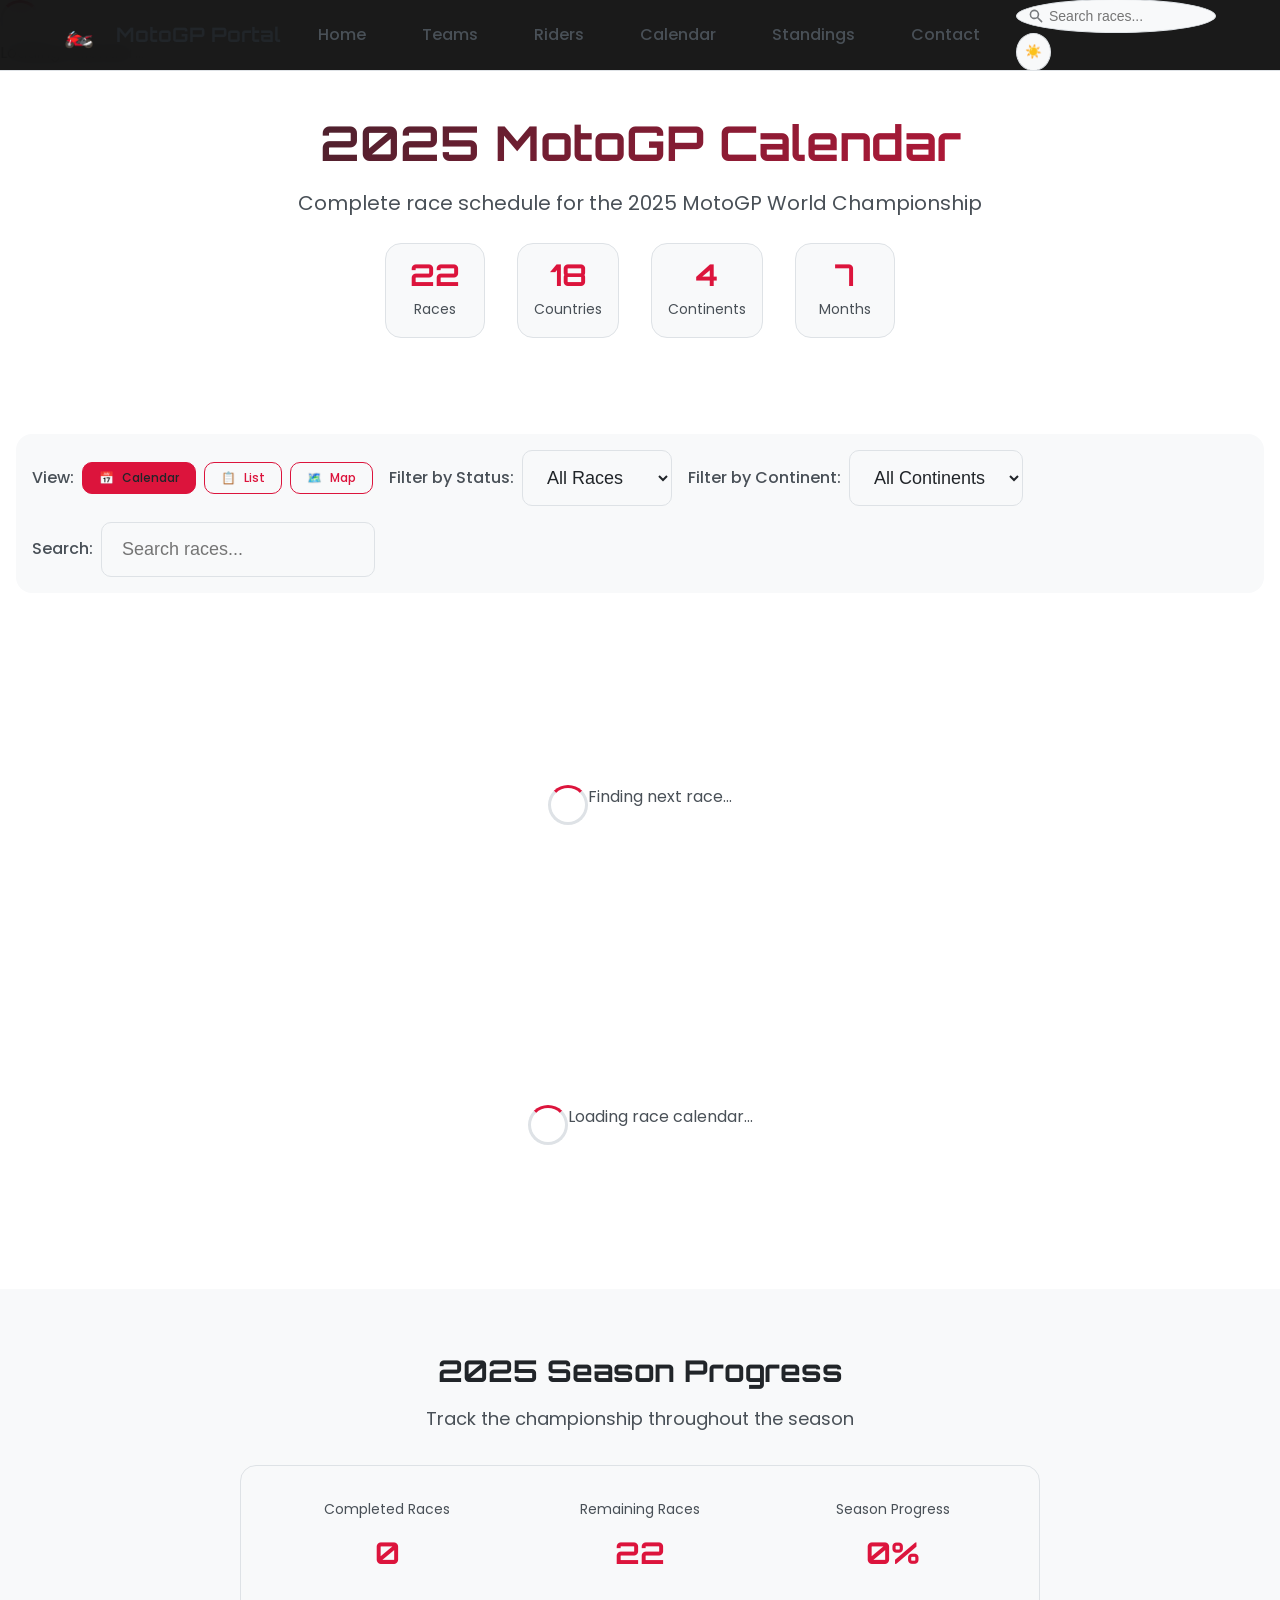
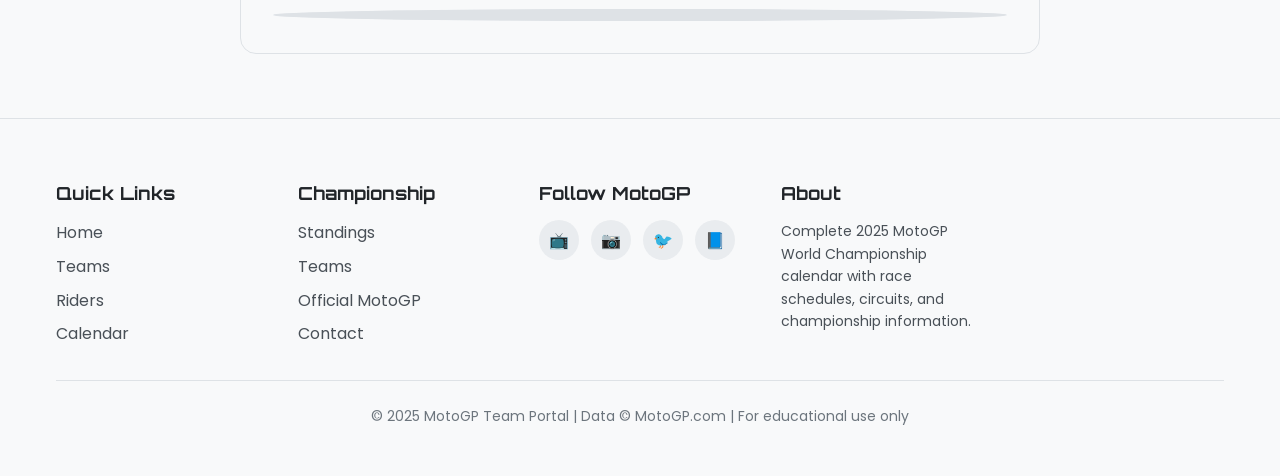
<file: calendar.html>
<!DOCTYPE html>
<html lang="en" data-theme="dark">
<head>
    <meta charset="UTF-8">
    <meta name="viewport" content="width=device-width, initial-scale=1.0">
    <title>MotoGP Calendar - 2025 Season Schedule</title>
    <meta name="description" content="Complete 2025 MotoGP World Championship calendar with race dates, circuits, and schedule information">
    <meta name="keywords" content="MotoGP, 2025, calendar, schedule, races, circuits, championship">

    <!-- Preconnect to external domains -->
    <link rel="preconnect" href="https://fonts.googleapis.com">
    <link rel="preconnect" href="https://fonts.gstatic.com" crossorigin>

    <!-- Google Fonts -->
    <link href="https://fonts.googleapis.com/css2?family=Orbitron:wght@400;500;600;700;800;900&family=Poppins:wght@300;400;500;600;700&family=Roboto+Condensed:wght@400;500;600;700&display=swap" rel="stylesheet">

    <!-- Stylesheets -->
    <link rel="stylesheet" href="css/styles.css">
    <link rel="stylesheet" href="css/components.css">
    <link rel="stylesheet" href="css/responsive.css">

    <!-- Favicon -->
    <link rel="icon" type="image/svg+xml" href="data:image/svg+xml,<svg xmlns='http://www.w3.org/2000/svg' viewBox='0 0 100 100'><text y='.9em' font-size='90'>🏍️</text></svg>">

    <!-- Theme -->
    <script>
        const theme = localStorage.getItem('motogp-theme') ||
                     (window.matchMedia('(prefers-color-scheme: light)').matches ? 'light' : 'dark');
        document.documentElement.setAttribute('data-theme', theme);
    </script>
</head>
<body>
    <!-- Loading Overlay -->
    <div class="loading-overlay" id="loadingOverlay">
        <div class="loading-content">
            <div class="spinner"></div>
            <p>Loading calendar...</p>
        </div>
    </div>

    <!-- Header -->
    <header class="header" id="header">
        <div class="header-container">
            <!-- Logo -->
            <a href="index.html" class="logo">
                <div class="logo-icon">
                    <span style="font-size: 24px;">🏍️</span>
                </div>
                <span>MotoGP Portal</span>
            </a>

            <!-- Desktop Navigation -->
            <nav class="nav">
                <ul class="nav-list">
                    <li><a href="index.html" class="nav-link">Home</a></li>
                    <li><a href="teams.html" class="nav-link">Teams</a></li>
                    <li><a href="riders.html" class="nav-link">Riders</a></li>
                    <li><a href="calendar.html" class="nav-link active">Calendar</a></li>
                    <li><a href="standings.html" class="nav-link">Standings</a></li>
                    <li><a href="contact.html" class="nav-link">Contact</a></li>
                </ul>
            </nav>

            <!-- Search & Theme -->
            <div class="header-actions">
                <!-- Search Box -->
                <div class="search-box">
                    <svg class="search-icon" viewBox="0 0 20 20" fill="currentColor">
                        <path fill-rule="evenodd" d="M8 4a4 4 0 100 8 4 4 0 000-8zM2 8a6 6 0 1110.89 3.476l4.817 4.817a1 1 0 01-1.414 1.414l-4.816-4.816A6 6 0 012 8z" clip-rule="evenodd" />
                    </svg>
                    <input type="text" class="search-input" placeholder="Search races..." id="searchInput">
                </div>

                <!-- Theme Toggle -->
                <button class="theme-toggle" id="themeToggle" aria-label="Toggle theme">
                    <span class="theme-icon">🌙</span>
                </button>

                <!-- Mobile Menu Toggle -->
                <button class="mobile-menu-toggle" id="mobileMenuToggle" aria-label="Toggle menu">
                    <span class="hamburger"></span>
                </button>
            </div>
        </div>
    </header>

    <!-- Mobile Navigation -->
    <nav class="mobile-nav" id="mobileNav">
        <ul class="mobile-nav-list">
            <li><a href="index.html" class="mobile-nav-link">Home</a></li>
            <li><a href="teams.html" class="mobile-nav-link">Teams</a></li>
            <li><a href="riders.html" class="mobile-nav-link">Riders</a></li>
            <li><a href="calendar.html" class="mobile-nav-link active">Calendar</a></li>
            <li><a href="standings.html" class="mobile-nav-link">Standings</a></li>
            <li><a href="contact.html" class="mobile-nav-link">Contact</a></li>
        </ul>
    </nav>

    <!-- Main Content -->
    <main class="content">
        <!-- Page Header -->
        <section class="section section-sm">
            <div class="container text-center">
                <h1 class="page-title text-4xl font-bold mb-4">2025 MotoGP Calendar</h1>
                <p class="page-subtitle text-xl text-secondary mb-6">Complete race schedule for the 2025 MotoGP World Championship</p>

                <!-- Quick Stats -->
                <div class="stats-ribbon flex justify-center gap-8 mb-8">
                    <div class="stat-item">
                        <span class="stat-value">22</span>
                        <span class="stat-label">Races</span>
                    </div>
                    <div class="stat-item">
                        <span class="stat-value">18</span>
                        <span class="stat-label">Countries</span>
                    </div>
                    <div class="stat-item">
                        <span class="stat-value">4</span>
                        <span class="stat-label">Continents</span>
                    </div>
                    <div class="stat-item">
                        <span class="stat-value">7</span>
                        <span class="stat-label">Months</span>
                    </div>
                </div>
            </div>
        </section>

        <!-- View Controls -->
        <section class="section-sm">
            <div class="container">
                <div class="filter-bar">
                    <div class="filter-group">
                        <label class="filter-label">View:</label>
                        <div class="view-toggle">
                            <button class="btn btn-outline btn-sm view-btn active" data-view="calendar">
                                <span>📅</span> Calendar
                            </button>
                            <button class="btn btn-outline btn-sm view-btn" data-view="list">
                                <span>📋</span> List
                            </button>
                            <button class="btn btn-outline btn-sm view-btn" data-view="map">
                                <span>🗺️</span> Map
                            </button>
                        </div>
                    </div>

                    <div class="filter-group">
                        <label class="filter-label">Filter by Status:</label>
                        <select class="form-select" id="statusFilter">
                            <option value="">All Races</option>
                            <option value="completed">Completed</option>
                            <option value="upcoming">Upcoming</option>
                            <option value="next">Next Race</option>
                        </select>
                    </div>

                    <div class="filter-group">
                        <label class="filter-label">Filter by Continent:</label>
                        <select class="form-select" id="continentFilter">
                            <option value="">All Continents</option>
                            <option value="Europe">Europe 🇪🇺</option>
                            <option value="Asia">Asia 🌏</option>
                            <option value="Americas">Americas 🌎</option>
                            <option value="Oceania">Oceania 🌏</option>
                        </select>
                    </div>

                    <div class="filter-group">
                        <label class="filter-label">Search:</label>
                        <input type="text" class="form-input" id="raceSearch" placeholder="Search races...">
                    </div>
                </div>
            </div>
        </section>

        <!-- Next Race Countdown -->
        <section class="section-sm">
            <div class="container">
                <div class="next-race-banner" id="nextRaceBanner">
                    <div class="loading">
                        <div class="spinner"></div>
                        <p>Finding next race...</p>
                    </div>
                </div>
            </div>
        </section>

        <!-- Calendar View -->
        <section class="section" id="calendarView">
            <div class="container">
                <div class="calendar-container" id="calendarContainer">
                    <!-- Loading State -->
                    <div class="calendar-loading" id="calendarLoading">
                        <div class="loading">
                            <div class="spinner"></div>
                            <p>Loading race calendar...</p>
                        </div>
                    </div>

                    <!-- Calendar Grid (populated by JavaScript) -->
                    <div class="calendar-grid" id="calendarGrid" style="display: none;">
                        <!-- Calendar months will be inserted here -->
                    </div>
                </div>
            </div>
        </section>

        <!-- List View -->
        <section class="section" id="listView" style="display: none;">
            <div class="container">
                <div class="races-list-container">
                    <div class="races-list" id="racesList">
                        <!-- Race list items will be inserted here -->
                    </div>
                </div>
            </div>
        </section>

        <!-- Map View -->
        <section class="section" id="mapView" style="display: none;">
            <div class="container">
                <div class="map-container">
                    <div class="map-placeholder">
                        <div class="map-icon">
                            <span style="font-size: 4rem;">🗺️</span>
                        </div>
                        <h3 class="text-2xl font-semibold mb-4">Interactive Map</h3>
                        <p class="text-secondary mb-6">Explore the 2025 MotoGP circuits around the world</p>
                        <div class="map-stats grid grid-cols-2 grid-cols-md-4">
                            <div class="map-stat-item text-center">
                                <div class="map-stat-value">18</div>
                                <div class="map-stat-label">Countries</div>
                            </div>
                            <div class="map-stat-item text-center">
                                <div class="map-stat-value">22</div>
                                <div class="map-stat-label">Unique Circuits</div>
                            </div>
                            <div class="map-stat-item text-center">
                                <div class="map-stat-value">4</div>
                                <div class="map-stat-label">Continents</div>
                            </div>
                            <div class="map-stat-item text-center">
                                <div class="map-stat-value">7</div>
                                <div class="map-stat-label">Months</div>
                            </div>
                        </div>
                    </div>
                </div>
            </div>
        </section>

        <!-- Season Statistics -->
        <section class="section bg-secondary">
            <div class="container">
                <div class="section-header text-center mb-8">
                    <h2 class="text-3xl font-bold mb-4">2025 Season Progress</h2>
                    <p class="text-secondary text-lg">Track the championship throughout the season</p>
                </div>

                <div class="season-progress-container">
                    <div class="progress-overview">
                        <div class="progress-stats">
                            <div class="progress-stat">
                                <div class="progress-label">Completed Races</div>
                                <div class="progress-value" id="completedRaces">0</div>
                            </div>
                            <div class="progress-stat">
                                <div class="progress-label">Remaining Races</div>
                                <div class="progress-value" id="remainingRaces">22</div>
                            </div>
                            <div class="progress-stat">
                                <div class="progress-label">Season Progress</div>
                                <div class="progress-value" id="seasonProgress">0%</div>
                            </div>
                        </div>
                        <div class="progress-bar-container">
                            <div class="progress-bar">
                                <div class="progress-fill" id="progressFill" style="width: 0%"></div>
                            </div>
                        </div>
                    </div>
                </div>
            </div>
        </section>
    </main>

    <!-- Footer -->
    <footer class="footer">
        <div class="footer-content">
            <div class="footer-grid">
                <div class="footer-section">
                    <h3>Quick Links</h3>
                    <ul class="footer-links">
                        <li><a href="index.html" class="footer-link">Home</a></li>
                        <li><a href="teams.html" class="footer-link">Teams</a></li>
                        <li><a href="riders.html" class="footer-link">Riders</a></li>
                        <li><a href="calendar.html" class="footer-link">Calendar</a></li>
                    </ul>
                </div>

                <div class="footer-section">
                    <h3>Championship</h3>
                    <ul class="footer-links">
                        <li><a href="standings.html" class="footer-link">Standings</a></li>
                        <li><a href="teams.html" class="footer-link">Teams</a></li>
                        <li><a href="https://www.motogp.com" target="_blank" class="footer-link">Official MotoGP</a></li>
                        <li><a href="contact.html" class="footer-link">Contact</a></li>
                    </ul>
                </div>

                <div class="footer-section">
                    <h3>Follow MotoGP</h3>
                    <div class="social-links">
                        <a href="https://www.youtube.com/motogp" target="_blank" class="social-link" aria-label="YouTube">
                            <span>📺</span>
                        </a>
                        <a href="https://www.instagram.com/motogp" target="_blank" class="social-link" aria-label="Instagram">
                            <span>📷</span>
                        </a>
                        <a href="https://twitter.com/MotoGP" target="_blank" class="social-link" aria-label="Twitter">
                            <span>🐦</span>
                        </a>
                        <a href="https://www.facebook.com/MotoGP" target="_blank" class="social-link" aria-label="Facebook">
                            <span>📘</span>
                        </a>
                    </div>
                </div>

                <div class="footer-section">
                    <h3>About</h3>
                    <p class="text-secondary text-sm">
                        Complete 2025 MotoGP World Championship calendar with race schedules, circuits, and championship information.
                    </p>
                </div>
            </div>

            <div class="footer-bottom">
                <p class="text-muted text-sm">
                    © 2025 MotoGP Team Portal | Data © MotoGP.com | For educational use only
                </p>
            </div>
        </div>
    </footer>

    <!-- JavaScript Modules -->
    <script src="js/cache-manager.js"></script>
    <script src="js/data-fetcher.js"></script>
    <script src="js/main.js"></script>
    <script src="js/calendar.js"></script>

    <!-- Calendar Page Specific Script -->
    <script>
        /**
         * Calendar page specific functionality
         */
        let allRaces = [];
        let filteredRaces = [];
        let currentView = 'calendar';

        async function initCalendarPage() {
            console.log('📅 Initializing calendar page...');

            try {
                // Load calendar data
                await loadCalendarData();

                // Initialize view toggle
                initViewToggle();

                // Initialize filters
                initializeFilters();

                // Load next race banner
                await loadNextRaceBanner();

                // Update season progress
                updateSeasonProgress();

                console.log('✅ Calendar page initialized successfully');

            } catch (error) {
                console.error('❌ Failed to initialize calendar page:', error);
                showError('Failed to load calendar data. Please refresh the page.');
            }
        }

        /**
         * Load calendar data
         */
        async function loadCalendarData() {
            const loadingEl = document.getElementById('calendarLoading');
            const calendarGrid = document.getElementById('calendarGrid');
            const racesList = document.getElementById('racesList');

            try {
                // Get calendar from cache or fetch
                let calendar = window.motoGPState.cache.calendar;

                if (!calendar) {
                    const dataFetcher = new DataFetcher();
                    showLoading();
                    calendar = await dataFetcher.fetchCalendar();
                    hideLoading();
                }

                if (!calendar || calendar.length === 0) {
                    throw new Error('No calendar data available');
                }

                // Sort races by date
                allRaces = calendar.sort((a, b) => new Date(a.date) - new Date(b.date));
                filteredRaces = allRaces;

                // Update race statuses based on current date
                updateRaceStatuses();

                // Hide loading, show content
                loadingEl.style.display = 'none';
                calendarGrid.style.display = 'block';

                // Render calendar
                renderCalendar();
                renderRaceList();

            } catch (error) {
                console.error('Failed to load calendar:', error);
                loadingEl.innerHTML = `
                    <div class="error-message text-center">
                        <p>Failed to load calendar data. Please try refreshing the page.</p>
                        <button class="btn btn-primary mt-4" onclick="location.reload()">Refresh Page</button>
                    </div>
                `;
            }
        }

        /**
         * Update race statuses based on current date
         */
        function updateRaceStatuses() {
            const now = new Date();

            allRaces.forEach((race, index) => {
                const raceDate = new Date(race.date);
                const raceEndDate = new Date(race.date_end || race.date);

                if (raceEndDate < now) {
                    race.status = 'completed';
                } else if (raceDate <= now && raceEndDate >= now) {
                    race.status = 'in-progress';
                } else {
                    race.status = 'upcoming';
                }

                // Mark next race
                if (race.status === 'upcoming' && !allRaces.find(r => r.status === 'next')) {
                    race.status = 'next';
                }
            });
        }

        /**
         * Render calendar grid view
         */
        function renderCalendar() {
            const calendarGrid = document.getElementById('calendarGrid');

            // Group races by month
            const racesByMonth = {};
            filteredRaces.forEach(race => {
                const date = new Date(race.date);
                const monthYear = date.toLocaleDateString('en-US', { month: 'long', year: 'numeric' });
                if (!racesByMonth[monthYear]) {
                    racesByMonth[monthYear] = [];
                }
                racesByMonth[monthYear].push(race);
            });

            // Generate calendar HTML
            let calendarHTML = '';
            const monthNames = Object.keys(racesByMonth).sort((a, b) => new Date(a) - new Date(b));

            monthNames.forEach(month => {
                const races = racesByMonth[month];
                const firstRace = new Date(races[0].date);
                const year = firstRace.getFullYear();
                const monthIndex = firstRace.getMonth();

                calendarHTML += `
                    <div class="calendar-month">
                        <div class="month-header">
                            <h3 class="month-title">${month}</h3>
                            <div class="month-stats">${races.length} race${races.length !== 1 ? 's' : ''}</div>
                        </div>
                        <div class="month-grid">
                            ${generateMonthGrid(year, monthIndex, races)}
                        </div>
                    </div>
                `;
            });

            calendarGrid.innerHTML = calendarHTML;
        }

        /**
         * Generate calendar grid for a month
         */
        function generateMonthGrid(year, month, races) {
            const firstDay = new Date(year, month, 1).getDay();
            const daysInMonth = new Date(year, month + 1, 0).getDate();
            const today = new Date();

            let gridHTML = '<div class="calendar-weekdays">';
            const weekdays = ['Sun', 'Mon', 'Tue', 'Wed', 'Thu', 'Fri', 'Sat'];
            weekdays.forEach(day => {
                gridHTML += `<div class="calendar-weekday">${day}</div>`;
            });
            gridHTML += '</div><div class="calendar-days">';

            // Empty cells for days before month starts
            for (let i = 0; i < firstDay; i++) {
                gridHTML += '<div class="calendar-day empty"></div>';
            }

            // Days of the month
            for (let day = 1; day <= daysInMonth; day++) {
                const currentDate = new Date(year, month, day);
                const dateString = currentDate.toISOString().split('T')[0];
                const dayRaces = races.filter(race => race.date === dateString);

                const isToday = currentDate.toDateString() === today.toDateString();
                const isPast = currentDate < today;

                let raceContent = '';
                if (dayRaces.length > 0) {
                    const race = dayRaces[0];
                    raceContent = `
                        <div class="race-marker ${race.status}" onclick="showRaceDetails('${race.id}')">
                            <div class="race-marker-flag">${race.flag}</div>
                            <div class="race-marker-info">
                                <div class="race-marker-name">${getShortRaceName(race.name)}</div>
                                <div class="race-marker-circuit">${getShortCircuitName(race.circuit)}</div>
                            </div>
                        </div>
                    `;
                }

                gridHTML += `
                    <div class="calendar-day ${isToday ? 'today' : ''} ${isPast ? 'past' : ''}">
                        <div class="day-number">${day}</div>
                        ${raceContent}
                    </div>
                `;
            }

            gridHTML += '</div>';
            return gridHTML;
        }

        /**
         * Render race list view
         */
        function renderRaceList() {
            const racesList = document.getElementById('racesList');

            if (filteredRaces.length === 0) {
                racesList.innerHTML = `
                    <div class="no-results text-center py-12">
                        <div class="no-results-icon mb-4">
                            <span style="font-size: 4rem;">🔍</span>
                        </div>
                        <h3 class="text-2xl font-semibold mb-2">No Races Found</h3>
                        <p class="text-secondary mb-4">Try adjusting your filters</p>
                    </div>
                `;
                return;
            }

            racesList.innerHTML = filteredRaces.map((race, index) => `
                <div class="race-list-item card ${race.status}" onclick="showRaceDetails('${race.id}')">
                    <div class="card-body">
                        <div class="race-list-content">
                            <div class="race-list-date">
                                <div class="race-date-day">${new Date(race.date).getDate()}</div>
                                <div class="race-date-month">${new Date(race.date).toLocaleDateString('en-US', { month: 'short' })}</div>
                            </div>
                            <div class="race-list-flag">${race.flag}</div>
                            <div class="race-list-info">
                                <h3 class="race-list-name">${race.name}</h3>
                                <p class="race-list-circuit">${race.circuit}</p>
                                <div class="race-list-meta">
                                    <span class="race-status ${race.status}">${getRaceStatusText(race.status)}</span>
                                    <span class="race-continent">${race.continent}</span>
                                </div>
                            </div>
                            <div class="race-list-results">
                                ${getRaceResultsDisplay(race)}
                            </div>
                        </div>
                    </div>
                </div>
            `).join('');
        }

        /**
         * Initialize view toggle
         */
        function initViewToggle() {
            document.querySelectorAll('.view-btn').forEach(btn => {
                btn.addEventListener('click', () => {
                    // Update active state
                    document.querySelectorAll('.view-btn').forEach(b => b.classList.remove('active'));
                    btn.classList.add('active');

                    // Update view
                    const view = btn.dataset.view;
                    switchView(view);
                });
            });
        }

        /**
         * Switch between views
         */
        function switchView(view) {
            currentView = view;

            // Hide all views
            document.getElementById('calendarView').style.display = 'none';
            document.getElementById('listView').style.display = 'none';
            document.getElementById('mapView').style.display = 'none';

            // Show selected view
            switch (view) {
                case 'calendar':
                    document.getElementById('calendarView').style.display = 'block';
                    break;
                case 'list':
                    document.getElementById('listView').style.display = 'block';
                    renderRaceList();
                    break;
                case 'map':
                    document.getElementById('mapView').style.display = 'block';
                    break;
            }
        }

        /**
         * Initialize filters
         */
        function initializeFilters() {
            const statusFilter = document.getElementById('statusFilter');
            const continentFilter = document.getElementById('continentFilter');
            const raceSearch = document.getElementById('raceSearch');

            statusFilter.addEventListener('change', applyFilters);
            continentFilter.addEventListener('change', applyFilters);
            raceSearch.addEventListener('input', debounce(applyFilters, 300));
        }

        /**
         * Apply filters
         */
        function applyFilters() {
            const statusFilter = document.getElementById('statusFilter').value;
            const continentFilter = document.getElementById('continentFilter').value;
            const searchQuery = document.getElementById('raceSearch').value.toLowerCase();

            filteredRaces = allRaces.filter(race => {
                const matchesStatus = !statusFilter || race.status === statusFilter;
                const matchesContinent = !continentFilter || race.continent === continentFilter;
                const matchesSearch = !searchQuery ||
                    race.name.toLowerCase().includes(searchQuery) ||
                    race.circuit.toLowerCase().includes(searchQuery) ||
                    race.country.toLowerCase().includes(searchQuery);

                return matchesStatus && matchesContinent && matchesSearch;
            });

            // Re-render current view
            if (currentView === 'calendar') {
                renderCalendar();
            } else if (currentView === 'list') {
                renderRaceList();
            }
        }

        /**
         * Load next race banner
         */
        async function loadNextRaceBanner() {
            const bannerEl = document.getElementById('nextRaceBanner');

            try {
                const nextRace = allRaces.find(race => race.status === 'next' || race.status === 'in-progress');

                if (nextRace) {
                    const timeUntil = formatTimeRemaining(nextRace.date);
                    bannerEl.innerHTML = `
                        <div class="next-race-content">
                            <div class="next-race-header">
                                <span class="next-race-label">${nextRace.status === 'in-progress' ? 'RACING NOW' : 'NEXT RACE'}</span>
                                <span class="next-race-countdown">${timeUntil}</span>
                            </div>
                            <div class="next-race-details">
                                <div class="next-race-flag">${nextRace.flag}</div>
                                <div class="next-race-info">
                                    <h3 class="next-race-name">${nextRace.name}</h3>
                                    <p class="next-race-circuit">${nextRace.circuit}</p>
                                </div>
                                <button class="btn btn-primary" onclick="showRaceDetails('${nextRace.id}')">
                                    Race Details
                                </button>
                            </div>
                        </div>
                    `;
                } else {
                    bannerEl.style.display = 'none';
                }
            } catch (error) {
                console.error('Failed to load next race:', error);
                bannerEl.style.display = 'none';
            }
        }

        /**
         * Update season progress
         */
        function updateSeasonProgress() {
            const completedRaces = allRaces.filter(race => race.status === 'completed').length;
            const totalRaces = allRaces.length;
            const progressPercent = Math.round((completedRaces / totalRaces) * 100);

            document.getElementById('completedRaces').textContent = completedRaces;
            document.getElementById('remainingRaces').textContent = totalRaces - completedRaces;
            document.getElementById('seasonProgress').textContent = `${progressPercent}%`;
            document.getElementById('progressFill').style.width = `${progressPercent}%`;
        }

        /**
         * Show race details (placeholder)
         */
        function showRaceDetails(raceId) {
            const race = allRaces.find(r => r.id === raceId);
            if (race) {
                const results = race.winner ? `
Winner: ${race.winner}
Pole Position: ${race.pole_position}
Fastest Lap: ${race.fastest_lap}
                ` : 'Upcoming race';

                alert(`Race Details:\n\n${race.name}\n${race.circuit}\n${race.flag} ${race.country}\nDate: ${formatDate(race.date, 'long')}\n\n${results}`);
            }
        }

        /**
         * Helper functions
         */
        function getShortRaceName(name) {
            return name.replace('Grand Prix of', '').replace('Gran Premio di', '').replace('Grand Prix', '').trim();
        }

        function getShortCircuitName(circuit) {
            return circuit.replace('International Circuit', 'Int.').replace('Circuit', '').trim();
        }

        function getRaceStatusText(status) {
            const statusMap = {
                'completed': 'Completed',
                'in-progress': 'Racing Now',
                'upcoming': 'Upcoming',
                'next': 'Next Race'
            };
            return statusMap[status] || status;
        }

        function getRaceResultsDisplay(race) {
            if (race.status === 'completed' && race.winner) {
                return `
                    <div class="race-winner">
                        <div class="winner-label">Winner</div>
                        <div class="winner-name">${race.winner}</div>
                    </div>
                `;
            } else if (race.status === 'in-progress') {
                return '<span class="race-status live">🔴 LIVE</span>';
            } else if (race.status === 'next') {
                return '<span class="race-status next">NEXT RACE</span>';
            } else {
                return `<span class="race-date">${formatDate(race.date, 'short')}</span>`;
            }
        }

        // Initialize calendar page when DOM is ready
        if (document.readyState === 'loading') {
            document.addEventListener('DOMContentLoaded', initCalendarPage);
        } else {
            initCalendarPage();
        }

        // Override the initCalendarPage function in main.js
        window.initCalendarPage = initCalendarPage;
        window.showRaceDetails = showRaceDetails;
    </script>

    <!-- CSS for additional calendar page styles -->
    <style>
        .page-title {
            background: linear-gradient(135deg, var(--text-primary) 0%, var(--accent-red) 100%);
            -webkit-background-clip: text;
            -webkit-text-fill-color: transparent;
            background-clip: text;
        }

        .stats-ribbon {
            display: flex;
            justify-content: center;
            gap: var(--space-8);
            flex-wrap: wrap;
        }

        .stat-item {
            text-align: center;
            padding: var(--space-4);
            background: var(--secondary-bg);
            border-radius: var(--radius-lg);
            border: 1px solid var(--border-color);
            min-width: 100px;
        }

        .stat-value {
            display: block;
            font-size: var(--text-3xl);
            font-weight: 700;
            color: var(--accent-red);
            font-family: var(--font-heading);
            line-height: 1;
        }

        .stat-label {
            display: block;
            font-size: var(--text-sm);
            color: var(--text-secondary);
            margin-top: var(--space-2);
        }

        .view-toggle {
            display: flex;
            gap: var(--space-2);
        }

        .view-btn.active {
            background: var(--accent-red);
            color: var(--text-primary);
            border-color: var(--accent-red);
        }

        .next-race-banner {
            background: linear-gradient(135deg, var(--accent-red) 0%, var(--accent-red)88 100%);
            border-radius: var(--radius-lg);
            padding: var(--space-6);
            color: var(--text-primary);
        }

        .next-race-content {
            display: flex;
            justify-content: space-between;
            align-items: center;
            gap: var(--space-6);
        }

        .next-race-header {
            text-align: center;
        }

        .next-race-label {
            display: block;
            font-size: var(--text-sm);
            opacity: 0.9;
            margin-bottom: var(--space-2);
        }

        .next-race-countdown {
            font-size: var(--text-2xl);
            font-weight: 700;
            font-family: var(--font-heading);
        }

        .next-race-details {
            display: flex;
            align-items: center;
            gap: var(--space-4);
        }

        .next-race-flag {
            font-size: 3rem;
        }

        .next-race-name {
            font-size: var(--text-xl);
            font-weight: 600;
            margin-bottom: var(--space-1);
        }

        .next-race-circuit {
            opacity: 0.9;
        }

        .calendar-month {
            margin-bottom: var(--space-8);
        }

        .month-header {
            display: flex;
            justify-content: space-between;
            align-items: center;
            padding: var(--space-4);
            background: var(--secondary-bg);
            border-radius: var(--radius-lg);
            border: 1px solid var(--border-color);
            margin-bottom: var(--space-4);
        }

        .month-title {
            font-size: var(--text-xl);
            font-weight: 600;
            color: var(--text-primary);
            margin: 0;
        }

        .month-stats {
            color: var(--text-secondary);
            font-size: var(--text-sm);
        }

        .calendar-grid {
            background: var(--secondary-bg);
            border-radius: var(--radius-lg);
            border: 1px solid var(--border-color);
            overflow: hidden;
        }

        .calendar-weekdays {
            display: grid;
            grid-template-columns: repeat(7, 1fr);
            background: var(--tertiary-bg);
        }

        .calendar-weekday {
            padding: var(--space-3);
            text-align: center;
            font-weight: 600;
            color: var(--text-secondary);
            font-size: var(--text-sm);
            border-right: 1px solid var(--border-color);
        }

        .calendar-weekday:last-child {
            border-right: none;
        }

        .calendar-days {
            display: grid;
            grid-template-columns: repeat(7, 1fr);
        }

        .calendar-day {
            min-height: 100px;
            padding: var(--space-2);
            border-right: 1px solid var(--border-color);
            border-bottom: 1px solid var(--border-color);
            position: relative;
        }

        .calendar-day:nth-child(7n) {
            border-right: none;
        }

        .calendar-day.empty {
            background: var(--tertiary-bg);
        }

        .calendar-day.today {
            background: var(--accent-red)22;
        }

        .calendar-day.past {
            opacity: 0.6;
        }

        .day-number {
            font-size: var(--text-sm);
            font-weight: 500;
            color: var(--text-secondary);
            margin-bottom: var(--space-1);
        }

        .calendar-day.today .day-number {
            color: var(--accent-red);
            font-weight: 700;
        }

        .race-marker {
            background: var(--tertiary-bg);
            border-radius: var(--radius-sm);
            padding: var(--space-1);
            cursor: pointer;
            transition: all var(--transition-fast);
            font-size: var(--text-xs);
        }

        .race-marker:hover {
            background: var(--secondary-bg);
            transform: scale(1.05);
        }

        .race-marker.completed {
            border-left: 3px solid #28a745;
        }

        .race-marker.next {
            border-left: 3px solid var(--accent-red);
            background: var(--accent-red)22;
        }

        .race-marker.upcoming {
            border-left: 3px solid #ffc107;
        }

        .race-marker-flag {
            font-size: 1.2em;
            margin-bottom: var(--space-1);
        }

        .race-marker-name {
            font-weight: 600;
            color: var(--text-primary);
            margin-bottom: var(--space-1);
        }

        .race-marker-circuit {
            color: var(--text-muted);
            font-size: 0.7em;
        }

        .races-list-container {
            max-width: 900px;
            margin: 0 auto;
        }

        .races-list {
            display: flex;
            flex-direction: column;
            gap: var(--space-4);
        }

        .race-list-item {
            cursor: pointer;
            transition: all var(--transition-normal);
        }

        .race-list-item:hover {
            transform: translateY(-2px);
            box-shadow: var(--shadow-lg);
        }

        .race-list-content {
            display: flex;
            align-items: center;
            gap: var(--space-4);
        }

        .race-list-date {
            display: flex;
            flex-direction: column;
            align-items: center;
            min-width: 60px;
        }

        .race-date-day {
            font-size: var(--text-2xl);
            font-weight: 700;
            color: var(--text-primary);
            line-height: 1;
        }

        .race-date-month {
            font-size: var(--text-sm);
            color: var(--text-secondary);
        }

        .race-list-flag {
            font-size: 2rem;
        }

        .race-list-info {
            flex: 1;
        }

        .race-list-name {
            font-size: var(--text-lg);
            font-weight: 600;
            margin-bottom: var(--space-1);
            color: var(--text-primary);
        }

        .race-list-circuit {
            color: var(--text-secondary);
            margin-bottom: var(--space-2);
        }

        .race-list-meta {
            display: flex;
            gap: var(--space-3);
            align-items: center;
        }

        .race-status {
            padding: var(--space-1) var(--space-2);
            border-radius: var(--radius-sm);
            font-size: var(--text-xs);
            font-weight: 500;
        }

        .race-status.completed {
            background: #28a745;
            color: white;
        }

        .race-status.next {
            background: var(--accent-red);
            color: white;
        }

        .race-status.upcoming {
            background: #ffc107;
            color: var(--text-primary);
        }

        .race-status.live {
            background: #dc3545;
            color: white;
            animation: pulse 2s infinite;
        }

        .race-continent {
            color: var(--text-muted);
            font-size: var(--text-xs);
        }

        .race-list-results {
            text-align: right;
        }

        .race-winner {
            min-width: 120px;
        }

        .winner-label {
            font-size: var(--text-xs);
            color: var(--text-muted);
            margin-bottom: var(--space-1);
        }

        .winner-name {
            font-weight: 600;
            color: var(--accent-red);
        }

        .map-placeholder {
            text-align: center;
            padding: var(--space-16) var(--space-8);
            background: var(--secondary-bg);
            border-radius: var(--radius-lg);
            border: 1px solid var(--border-color);
        }

        .map-icon {
            margin-bottom: var(--space-6);
        }

        .map-stats {
            gap: var(--space-6);
            margin-top: var(--space-8);
        }

        .map-stat-value {
            display: block;
            font-size: var(--text-2xl);
            font-weight: 700;
            color: var(--accent-red);
            font-family: var(--font-heading);
        }

        .map-stat-label {
            display: block;
            font-size: var(--text-sm);
            color: var(--text-secondary);
            margin-top: var(--space-2);
        }

        .season-progress-container {
            max-width: 800px;
            margin: 0 auto;
        }

        .progress-overview {
            background: var(--secondary-bg);
            border-radius: var(--radius-lg);
            padding: var(--space-8);
            border: 1px solid var(--border-color);
        }

        .progress-stats {
            display: grid;
            grid-template-columns: repeat(3, 1fr);
            gap: var(--space-6);
            margin-bottom: var(--space-8);
            text-align: center;
        }

        .progress-label {
            font-size: var(--text-sm);
            color: var(--text-secondary);
            margin-bottom: var(--space-2);
        }

        .progress-value {
            font-size: var(--text-3xl);
            font-weight: 700;
            color: var(--accent-red);
            font-family: var(--font-heading);
        }

        .progress-bar-container {
            background: var(--tertiary-bg);
            border-radius: var(--radius-full);
            height: 12px;
            overflow: hidden;
        }

        .progress-bar {
            height: 100%;
            background: var(--border-color);
            position: relative;
        }

        .progress-fill {
            height: 100%;
            background: linear-gradient(90deg, var(--accent-red) 0%, var(--accent-orange) 100%);
            transition: width 1s ease-out;
        }

        .no-results {
            padding: var(--space-16) 0;
        }

        .no-results-icon {
            opacity: 0.6;
        }

        /* Responsive adjustments */
        @media (max-width: 767px) {
            .stats-ribbon {
                gap: var(--space-4);
            }

            .stat-item {
                min-width: 80px;
                padding: var(--space-3);
            }

            .stat-value {
                font-size: var(--text-2xl);
            }

            .next-race-content {
                flex-direction: column;
                text-align: center;
                gap: var(--space-4);
            }

            .next-race-details {
                flex-direction: column;
                gap: var(--space-2);
            }

            .calendar-weekdays,
            .calendar-days {
                grid-template-columns: repeat(7, 1fr);
            }

            .calendar-day {
                min-height: 80px;
                padding: var(--space-1);
            }

            .day-number {
                font-size: var(--text-xs);
            }

            .race-marker {
                font-size: 0.6em;
            }

            .race-list-content {
                flex-direction: column;
                text-align: center;
                gap: var(--space-3);
            }

            .race-list-meta {
                justify-content: center;
            }

            .race-list-results {
                text-align: center;
            }

            .progress-stats {
                grid-template-columns: 1fr;
                gap: var(--space-4);
            }

            .filter-bar {
                flex-direction: column;
                align-items: stretch;
            }

            .filter-group {
                flex-direction: column;
                align-items: stretch;
            }

            .view-toggle {
                justify-content: center;
            }
        }

        @media (max-width: 479px) {
            .calendar-weekday {
                font-size: 0.7em;
                padding: var(--space-1);
            }

            .calendar-day {
                min-height: 60px;
                padding: var(--space-1);
            }

            .race-marker {
                display: none;
            }
        }
    </style>
</body>
</html>
</file>
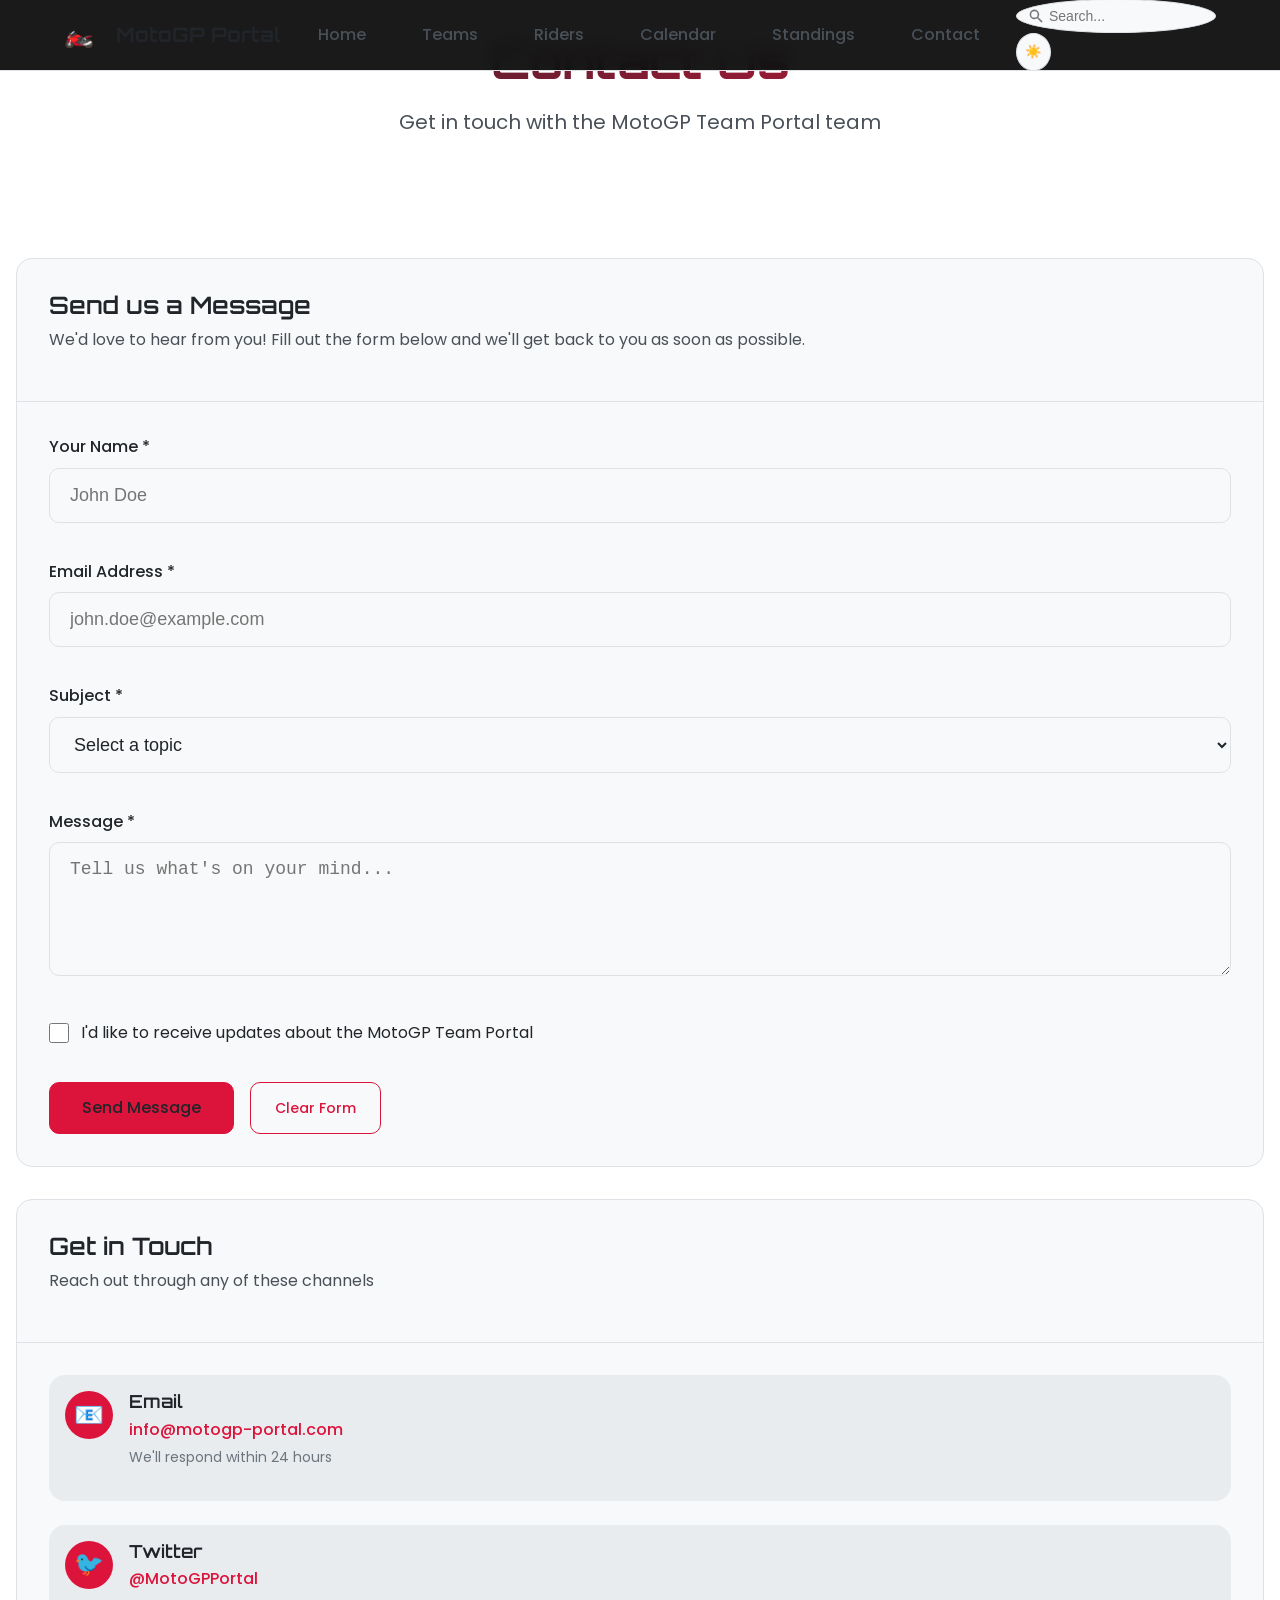
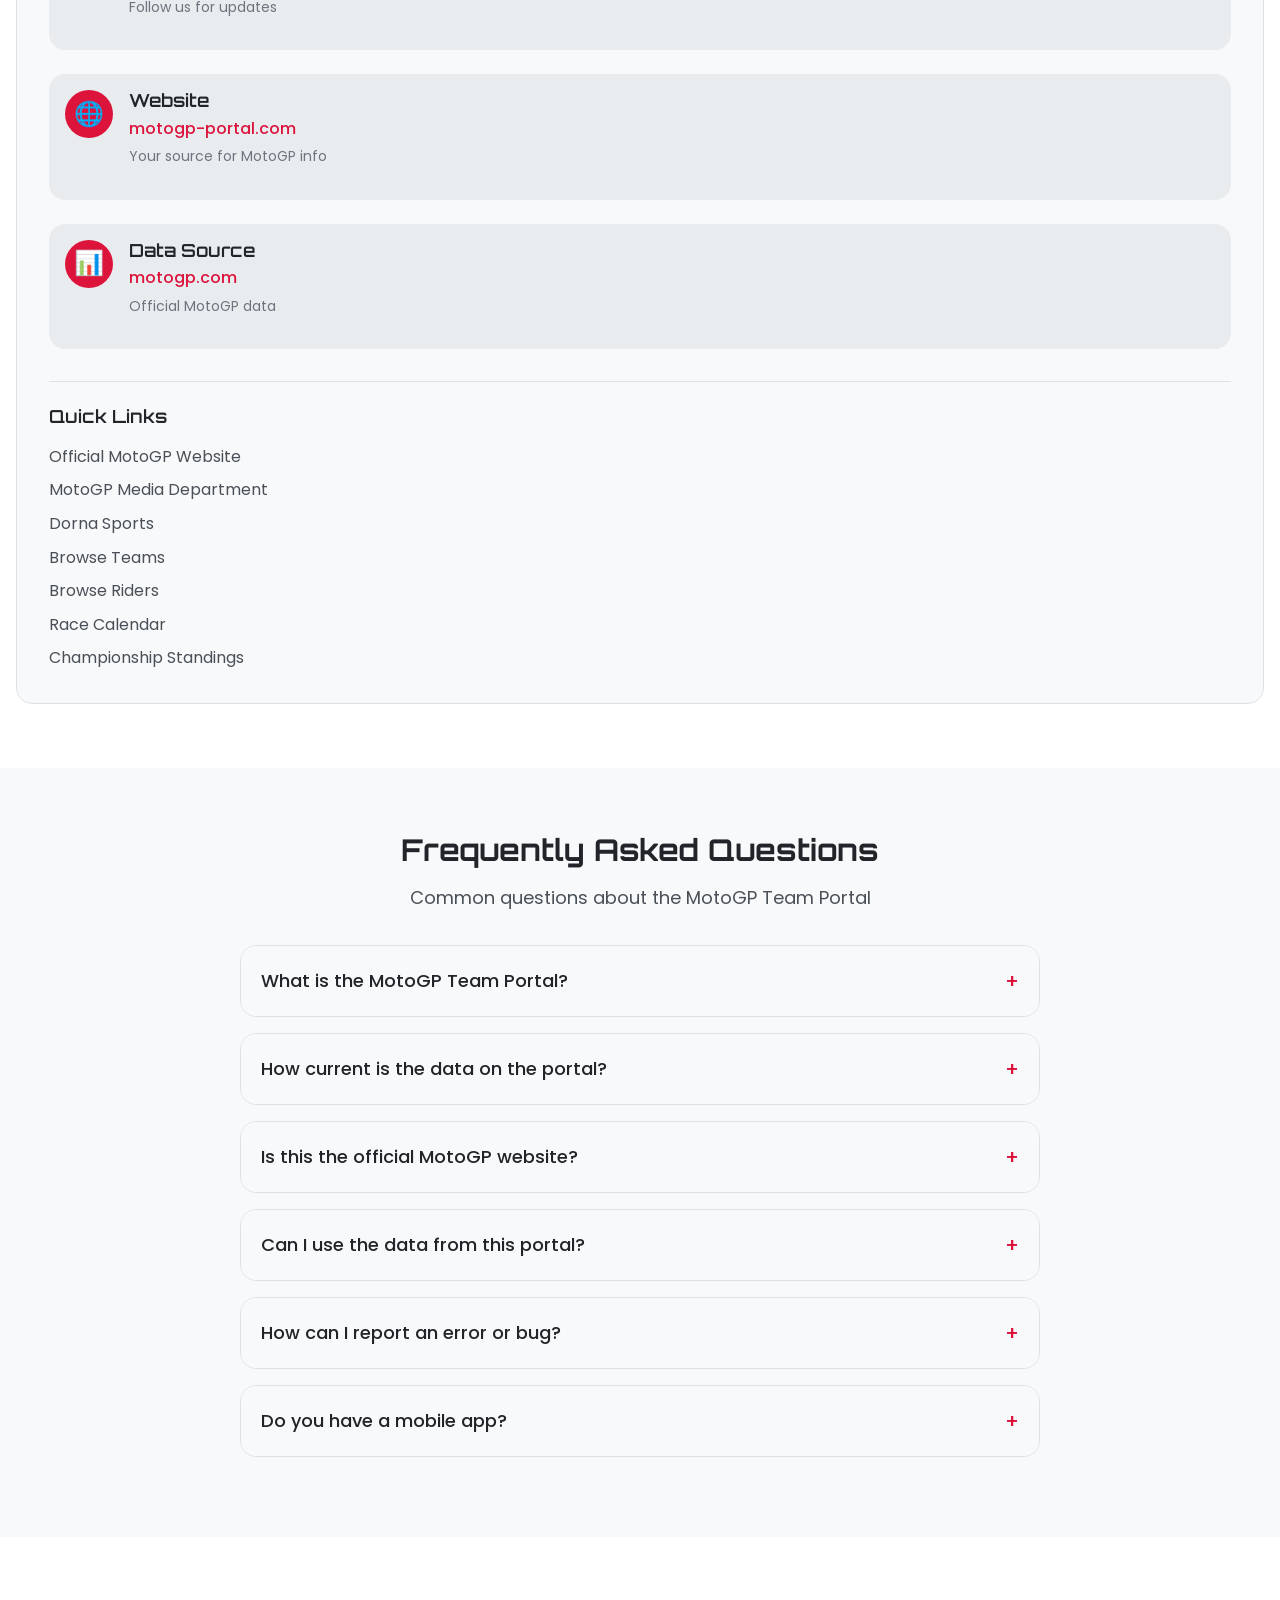
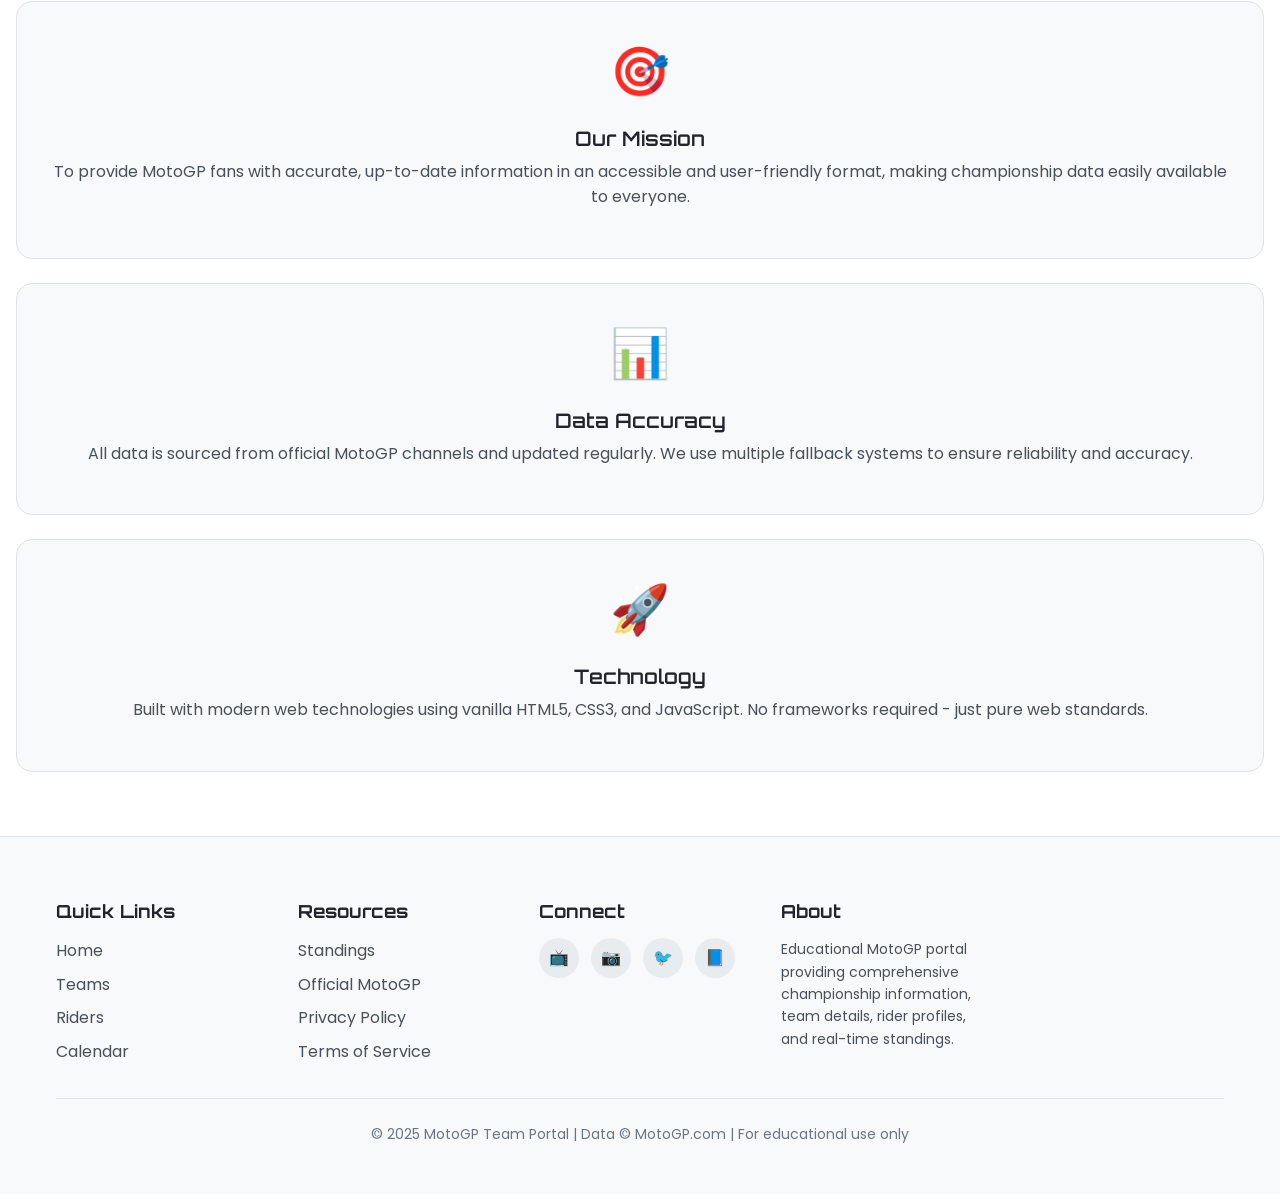
<file: contact.html>
<!DOCTYPE html>
<html lang="en" data-theme="dark">
<head>
    <meta charset="UTF-8">
    <meta name="viewport" content="width=device-width, initial-scale=1.0">
    <title>Contact - MotoGP Team Portal</title>
    <meta name="description" content="Get in touch with the MotoGP Team Portal team for questions, feedback, or inquiries">
    <meta name="keywords" content="MotoGP, contact, feedback, support, questions, inquiries">

    <!-- Preconnect to external domains -->
    <link rel="preconnect" href="https://fonts.googleapis.com">
    <link rel="preconnect" href="https://fonts.gstatic.com" crossorigin>

    <!-- Google Fonts -->
    <link href="https://fonts.googleapis.com/css2?family=Orbitron:wght@400;500;600;700;800;900&family=Poppins:wght@300;400;500;600;700&family=Roboto+Condensed:wght@400;500;600;700&display=swap" rel="stylesheet">

    <!-- Stylesheets -->
    <link rel="stylesheet" href="css/styles.css">
    <link rel="stylesheet" href="css/components.css">
    <link rel="stylesheet" href="css/responsive.css">

    <!-- Favicon -->
    <link rel="icon" type="image/svg+xml" href="data:image/svg+xml,<svg xmlns='http://www.w3.org/2000/svg' viewBox='0 0 100 100'><text y='.9em' font-size='90'>🏍️</text></svg>">

    <!-- Theme -->
    <script>
        const theme = localStorage.getItem('motogp-theme') ||
                     (window.matchMedia('(prefers-color-scheme: light)').matches ? 'light' : 'dark');
        document.documentElement.setAttribute('data-theme', theme);
    </script>
</head>
<body>
    <!-- Header -->
    <header class="header" id="header">
        <div class="header-container">
            <!-- Logo -->
            <a href="index.html" class="logo">
                <div class="logo-icon">
                    <span style="font-size: 24px;">🏍️</span>
                </div>
                <span>MotoGP Portal</span>
            </a>

            <!-- Desktop Navigation -->
            <nav class="nav">
                <ul class="nav-list">
                    <li><a href="index.html" class="nav-link">Home</a></li>
                    <li><a href="teams.html" class="nav-link">Teams</a></li>
                    <li><a href="riders.html" class="nav-link">Riders</a></li>
                    <li><a href="calendar.html" class="nav-link">Calendar</a></li>
                    <li><a href="standings.html" class="nav-link">Standings</a></li>
                    <li><a href="contact.html" class="nav-link active">Contact</a></li>
                </ul>
            </nav>

            <!-- Search & Theme -->
            <div class="header-actions">
                <!-- Search Box -->
                <div class="search-box">
                    <svg class="search-icon" viewBox="0 0 20 20" fill="currentColor">
                        <path fill-rule="evenodd" d="M8 4a4 4 0 100 8 4 4 0 000-8zM2 8a6 6 0 1110.89 3.476l4.817 4.817a1 1 0 01-1.414 1.414l-4.816-4.816A6 6 0 012 8z" clip-rule="evenodd" />
                    </svg>
                    <input type="text" class="search-input" placeholder="Search..." id="searchInput">
                </div>

                <!-- Theme Toggle -->
                <button class="theme-toggle" id="themeToggle" aria-label="Toggle theme">
                    <span class="theme-icon">🌙</span>
                </button>

                <!-- Mobile Menu Toggle -->
                <button class="mobile-menu-toggle" id="mobileMenuToggle" aria-label="Toggle menu">
                    <span class="hamburger"></span>
                </button>
            </div>
        </div>
    </header>

    <!-- Mobile Navigation -->
    <nav class="mobile-nav" id="mobileNav">
        <ul class="mobile-nav-list">
            <li><a href="index.html" class="mobile-nav-link">Home</a></li>
            <li><a href="teams.html" class="mobile-nav-link">Teams</a></li>
            <li><a href="riders.html" class="mobile-nav-link">Riders</a></li>
            <li><a href="calendar.html" class="mobile-nav-link">Calendar</a></li>
            <li><a href="standings.html" class="mobile-nav-link">Standings</a></li>
            <li><a href="contact.html" class="mobile-nav-link active">Contact</a></li>
        </ul>
    </nav>

    <!-- Main Content -->
    <main class="content">
        <!-- Page Header -->
        <section class="section section-sm">
            <div class="container text-center">
                <h1 class="page-title text-4xl font-bold mb-4">Contact Us</h1>
                <p class="page-subtitle text-xl text-secondary mb-6">Get in touch with the MotoGP Team Portal team</p>
            </div>
        </section>

        <!-- Contact Form Section -->
        <section class="section">
            <div class="container">
                <div class="contact-grid grid grid-cols-1 grid-cols-md-2">
                    <!-- Contact Form -->
                    <div class="contact-form-section">
                        <div class="card">
                            <div class="card-header">
                                <h2 class="text-2xl font-semibold mb-2">Send us a Message</h2>
                                <p class="text-secondary">We'd love to hear from you! Fill out the form below and we'll get back to you as soon as possible.</p>
                            </div>
                            <div class="card-body">
                                <form id="contactForm" class="contact-form">
                                    <div class="form-group">
                                        <label for="name" class="form-label">Your Name *</label>
                                        <input type="text" id="name" name="name" class="form-input" required placeholder="John Doe">
                                    </div>

                                    <div class="form-group">
                                        <label for="email" class="form-label">Email Address *</label>
                                        <input type="email" id="email" name="email" class="form-input" required placeholder="john.doe@example.com">
                                    </div>

                                    <div class="form-group">
                                        <label for="subject" class="form-label">Subject *</label>
                                        <select id="subject" name="subject" class="form-select" required>
                                            <option value="">Select a topic</option>
                                            <option value="general">General Inquiry</option>
                                            <option value="feedback">Feedback</option>
                                            <option value="bug">Bug Report</option>
                                            <option value="feature">Feature Request</option>
                                            <option value="partnership">Partnership</option>
                                            <option value="media">Media Inquiry</option>
                                            <option value="other">Other</option>
                                        </select>
                                    </div>

                                    <div class="form-group">
                                        <label for="message" class="form-label">Message *</label>
                                        <textarea id="message" name="message" class="form-input" rows="5" required placeholder="Tell us what's on your mind..."></textarea>
                                    </div>

                                    <div class="form-group">
                                        <div class="form-checkbox">
                                            <input type="checkbox" id="newsletter" name="newsletter">
                                            <label for="newsletter" class="form-checkbox-label">
                                                I'd like to receive updates about the MotoGP Team Portal
                                            </label>
                                        </div>
                                    </div>

                                    <div class="form-actions">
                                        <button type="submit" class="btn btn-primary btn-lg" id="submitBtn">
                                            Send Message
                                        </button>
                                        <button type="button" class="btn btn-outline" onclick="resetForm()">
                                            Clear Form
                                        </button>
                                    </div>
                                </form>
                            </div>
                        </div>
                    </div>

                    <!-- Contact Information -->
                    <div class="contact-info-section">
                        <div class="card">
                            <div class="card-header">
                                <h2 class="text-2xl font-semibold mb-2">Get in Touch</h2>
                                <p class="text-secondary">Reach out through any of these channels</p>
                            </div>
                            <div class="card-body">
                                <div class="contact-methods">
                                    <div class="contact-method">
                                        <div class="contact-icon">📧</div>
                                        <div class="contact-details">
                                            <h3 class="contact-title">Email</h3>
                                            <p class="contact-value">info@motogp-portal.com</p>
                                            <p class="contact-note">We'll respond within 24 hours</p>
                                        </div>
                                    </div>

                                    <div class="contact-method">
                                        <div class="contact-icon">🐦</div>
                                        <div class="contact-details">
                                            <h3 class="contact-title">Twitter</h3>
                                            <p class="contact-value">@MotoGPPortal</p>
                                            <p class="contact-note">Follow us for updates</p>
                                        </div>
                                    </div>

                                    <div class="contact-method">
                                        <div class="contact-icon">🌐</div>
                                        <div class="contact-details">
                                            <h3 class="contact-title">Website</h3>
                                            <p class="contact-value">motogp-portal.com</p>
                                            <p class="contact-note">Your source for MotoGP info</p>
                                        </div>
                                    </div>

                                    <div class="contact-method">
                                        <div class="contact-icon">📊</div>
                                        <div class="contact-details">
                                            <h3 class="contact-title">Data Source</h3>
                                            <p class="contact-value">motogp.com</p>
                                            <p class="contact-note">Official MotoGP data</p>
                                        </div>
                                    </div>
                                </div>

                                <div class="quick-links">
                                    <h3 class="text-lg font-semibold mb-4">Quick Links</h3>
                                    <ul class="contact-links">
                                        <li><a href="https://www.motogp.com" target="_blank" class="contact-link">Official MotoGP Website</a></li>
                                        <li><a href="https://www.motogp.com/en/contacts" target="_blank" class="contact-link">MotoGP Media Department</a></li>
                                        <li><a href="https://www.dorna.com" target="_blank" class="contact-link">Dorna Sports</a></li>
                                        <li><a href="teams.html" class="contact-link">Browse Teams</a></li>
                                        <li><a href="riders.html" class="contact-link">Browse Riders</a></li>
                                        <li><a href="calendar.html" class="contact-link">Race Calendar</a></li>
                                        <li><a href="standings.html" class="contact-link">Championship Standings</a></li>
                                    </ul>
                                </div>
                            </div>
                        </div>
                    </div>
                </div>
            </div>
        </section>

        <!-- FAQ Section -->
        <section class="section bg-secondary">
            <div class="container">
                <div class="section-header text-center mb-8">
                    <h2 class="text-3xl font-bold mb-4">Frequently Asked Questions</h2>
                    <p class="text-secondary text-lg">Common questions about the MotoGP Team Portal</p>
                </div>

                <div class="faq-container">
                    <div class="faq-item">
                        <button class="faq-question" onclick="toggleFAQ(this)">
                            <span>What is the MotoGP Team Portal?</span>
                            <span class="faq-toggle">+</span>
                        </button>
                        <div class="faq-answer">
                            <p>The MotoGP Team Portal is a comprehensive web application that provides real-time information about the MotoGP World Championship. It features team details, rider profiles, race calendars, championship standings, and more - all sourced from official MotoGP data.</p>
                        </div>
                    </div>

                    <div class="faq-item">
                        <button class="faq-question" onclick="toggleFAQ(this)">
                            <span>How current is the data on the portal?</span>
                            <span class="faq-toggle">+</span>
                        </button>
                        <div class="faq-answer">
                            <p>We strive to keep our data as current as possible. The portal automatically refreshes data every 30 minutes during race weekends and every 6 hours during the regular season. All data is sourced directly from official MotoGP channels.</p>
                        </div>
                    </div>

                    <div class="faq-item">
                        <button class="faq-question" onclick="toggleFAQ(this)">
                            <span>Is this the official MotoGP website?</span>
                            <span class="faq-toggle">+</span>
                        </button>
                        <div class="faq-answer">
                            <p>No, this is an independent educational project that aggregates and displays MotoGP data for informational purposes. For the official MotoGP website, please visit <a href="https://www.motogp.com" target="_blank" class="link">motogp.com</a>.</p>
                        </div>
                    </div>

                    <div class="faq-item">
                        <button class="faq-question" onclick="toggleFAQ(this)">
                            <span>Can I use the data from this portal?</span>
                            <span class="faq-toggle">+</span>
                        </button>
                        <div class="faq-answer">
                            <p>All data displayed on this portal is sourced from official MotoGP channels and is provided for educational and informational purposes only. For any commercial use, please contact the official MotoGP organization directly.</p>
                        </div>
                    </div>

                    <div class="faq-item">
                        <button class="faq-question" onclick="toggleFAQ(this)">
                            <span>How can I report an error or bug?</span>
                            <span class="faq-toggle">+</span>
                        </button>
                        <div class="faq-answer">
                            <p>We appreciate your help in improving the portal! Please use the contact form above to report any errors, bugs, or suggest improvements. You can also reach out to us on Twitter @MotoGPPortal.</p>
                        </div>
                    </div>

                    <div class="faq-item">
                        <button class="faq-question" onclick="toggleFAQ(this)">
                            <span>Do you have a mobile app?</span>
                            <span class="faq-toggle">+</span>
                        </button>
                        <div class="faq-answer">
                            <p>Currently, the MotoGP Team Portal is available as a responsive web application that works seamlessly on all devices, including mobile phones and tablets. We're exploring the possibility of developing dedicated mobile apps in the future.</p>
                        </div>
                    </div>
                </div>
            </div>
        </section>

        <!-- Project Information -->
        <section class="section">
            <div class="container">
                <div class="project-info-grid grid grid-cols-1 grid-cols-md-3">
                    <div class="info-card card text-center">
                        <div class="card-body">
                            <div class="info-icon">🎯</div>
                            <h3 class="text-xl font-semibold mb-2">Our Mission</h3>
                            <p class="text-secondary">To provide MotoGP fans with accurate, up-to-date information in an accessible and user-friendly format, making championship data easily available to everyone.</p>
                        </div>
                    </div>

                    <div class="info-card card text-center">
                        <div class="card-body">
                            <div class="info-icon">📊</div>
                            <h3 class="text-xl font-semibold mb-2">Data Accuracy</h3>
                            <p class="text-secondary">All data is sourced from official MotoGP channels and updated regularly. We use multiple fallback systems to ensure reliability and accuracy.</p>
                        </div>
                    </div>

                    <div class="info-card card text-center">
                        <div class="card-body">
                            <div class="info-icon">🚀</div>
                            <h3 class="text-xl font-semibold mb-2">Technology</h3>
                            <p class="text-secondary">Built with modern web technologies using vanilla HTML5, CSS3, and JavaScript. No frameworks required - just pure web standards.</p>
                        </div>
                    </div>
                </div>
            </div>
        </section>
    </main>

    <!-- Footer -->
    <footer class="footer">
        <div class="footer-content">
            <div class="footer-grid">
                <div class="footer-section">
                    <h3>Quick Links</h3>
                    <ul class="footer-links">
                        <li><a href="index.html" class="footer-link">Home</a></li>
                        <li><a href="teams.html" class="footer-link">Teams</a></li>
                        <li><a href="riders.html" class="footer-link">Riders</a></li>
                        <li><a href="calendar.html" class="footer-link">Calendar</a></li>
                    </ul>
                </div>

                <div class="footer-section">
                    <h3>Resources</h3>
                    <ul class="footer-links">
                        <li><a href="standings.html" class="footer-link">Standings</a></li>
                        <li><a href="https://www.motogp.com" target="_blank" class="footer-link">Official MotoGP</a></li>
                        <li><a href="#" class="footer-link">Privacy Policy</a></li>
                        <li><a href="#" class="footer-link">Terms of Service</a></li>
                    </ul>
                </div>

                <div class="footer-section">
                    <h3>Connect</h3>
                    <div class="social-links">
                        <a href="https://www.youtube.com/motogp" target="_blank" class="social-link" aria-label="YouTube">
                            <span>📺</span>
                        </a>
                        <a href="https://www.instagram.com/motogp" target="_blank" class="social-link" aria-label="Instagram">
                            <span>📷</span>
                        </a>
                        <a href="https://twitter.com/MotoGP" target="_blank" class="social-link" aria-label="Twitter">
                            <span>🐦</span>
                        </a>
                        <a href="https://www.facebook.com/MotoGP" target="_blank" class="social-link" aria-label="Facebook">
                            <span>📘</span>
                        </a>
                    </div>
                </div>

                <div class="footer-section">
                    <h3>About</h3>
                    <p class="text-secondary text-sm">
                        Educational MotoGP portal providing comprehensive championship information, team details, rider profiles, and real-time standings.
                    </p>
                </div>
            </div>

            <div class="footer-bottom">
                <p class="text-muted text-sm">
                    © 2025 MotoGP Team Portal | Data © MotoGP.com | For educational use only
                </p>
            </div>
        </div>
    </footer>

    <!-- Success Modal -->
    <div class="modal" id="successModal">
        <div class="modal-backdrop"></div>
        <div class="modal-content">
            <div class="modal-header">
                <h3 class="modal-title">Message Sent!</h3>
                <button class="modal-close" onclick="closeModal('successModal')">×</button>
            </div>
            <div class="modal-body">
                <div class="success-message">
                    <div class="success-icon">✅</div>
                    <p>Thank you for contacting us! We've received your message and will get back to you within 24 hours.</p>
                </div>
            </div>
            <div class="modal-footer">
                <button class="btn btn-primary" onclick="closeModal('successModal')">Close</button>
            </div>
        </div>
    </div>

    <!-- JavaScript Modules -->
    <script src="js/cache-manager.js"></script>
    <script src="js/data-fetcher.js"></script>
    <script src="js/main.js"></script>

    <!-- Contact Page Specific Script -->
    <script>
        /**
         * Contact page specific functionality
         */
        function initContactPage() {
            console.log('📧 Initializing contact page...');

            try {
                // Initialize contact form
                initializeContactForm();

                // Initialize search functionality
                initializeSearch();

                console.log('✅ Contact page initialized successfully');

            } catch (error) {
                console.error('❌ Failed to initialize contact page:', error);
                showError('Failed to initialize contact page. Please refresh the page.');
            }
        }

        /**
         * Initialize contact form
         */
        function initializeContactForm() {
            const form = document.getElementById('contactForm');
            const submitBtn = document.getElementById('submitBtn');

            if (form) {
                form.addEventListener('submit', handleFormSubmit);
            }
        }

        /**
         * Handle form submission
         */
        async function handleFormSubmit(e) {
            e.preventDefault();

            const form = e.target;
            const submitBtn = document.getElementById('submitBtn');
            const formData = new FormData(form);

            // Get form values
            const data = {
                name: formData.get('name'),
                email: formData.get('email'),
                subject: formData.get('subject'),
                message: formData.get('message'),
                newsletter: formData.get('newsletter') === 'on'
            };

            // Validate form
            if (!validateForm(data)) {
                return;
            }

            // Show loading state
            const originalText = submitBtn.innerHTML;
            submitBtn.innerHTML = '<span class="spinner"></span> Sending...';
            submitBtn.disabled = true;

            try {
                // Simulate form submission (in a real application, this would send to a server)
                await simulateFormSubmission(data);

                // Show success message
                showSuccessModal();

                // Reset form
                form.reset();

            } catch (error) {
                console.error('Form submission error:', error);
                showError('Failed to send message. Please try again.');
            } finally {
                // Restore button state
                submitBtn.innerHTML = originalText;
                submitBtn.disabled = false;
            }
        }

        /**
         * Validate form data
         */
        function validateForm(data) {
            const errors = [];

            if (!data.name || data.name.trim().length < 2) {
                errors.push('Please enter your name');
            }

            if (!data.email || !isValidEmail(data.email)) {
                errors.push('Please enter a valid email address');
            }

            if (!data.subject) {
                errors.push('Please select a subject');
            }

            if (!data.message || data.message.trim().length < 10) {
                errors.push('Please enter a message (at least 10 characters)');
            }

            if (errors.length > 0) {
                showError(errors.join('. '));
                return false;
            }

            return true;
        }

        /**
         * Validate email format
         */
        function isValidEmail(email) {
            const emailRegex = /^[^\s@]+@[^\s@]+\.[^\s@]+$/;
            return emailRegex.test(email);
        }

        /**
         * Simulate form submission
         */
        function simulateFormSubmission(data) {
            return new Promise((resolve) => {
                // Simulate network delay
                setTimeout(() => {
                    console.log('Form data submitted:', data);
                    resolve();
                }, 1500);
            });
        }

        /**
         * Show success modal
         */
        function showSuccessModal() {
            const modal = document.getElementById('successModal');
            if (modal) {
                modal.classList.add('active');
            }
        }

        /**
         * Close modal
         */
        function closeModal(modalId) {
            const modal = document.getElementById(modalId);
            if (modal) {
                modal.classList.remove('active');
            }
        }

        /**
         * Reset form
         */
        function resetForm() {
            const form = document.getElementById('contactForm');
            if (form) {
                form.reset();
            }
        }

        /**
         * Toggle FAQ item
         */
        function toggleFAQ(button) {
            const answer = button.nextElementSibling;
            const toggle = button.querySelector('.faq-toggle');

            if (answer && toggle) {
                const isOpen = answer.classList.contains('open');

                // Close all other FAQ items
                document.querySelectorAll('.faq-answer').forEach(item => {
                    item.classList.remove('open');
                });
                document.querySelectorAll('.faq-toggle').forEach(item => {
                    item.textContent = '+';
                });

                // Toggle current item
                if (!isOpen) {
                    answer.classList.add('open');
                    toggle.textContent = '-';
                } else {
                    answer.classList.remove('open');
                    toggle.textContent = '+';
                }
            }
        }

        /**
         * Initialize search functionality
         */
        function initializeSearch() {
            const searchInput = document.getElementById('searchInput');
            if (searchInput) {
                searchInput.addEventListener('input', debounce(performSearch, 300));
            }
        }

        /**
         * Perform search
         */
        function performSearch() {
            const searchQuery = document.getElementById('searchInput').value.toLowerCase();

            if (searchQuery) {
                // For now, just show a message about search functionality
                console.log('Search query:', searchQuery);
                // In a real implementation, this would search across the site
            }
        }

        // Initialize contact page when DOM is ready
        if (document.readyState === 'loading') {
            document.addEventListener('DOMContentLoaded', initContactPage);
        } else {
            initContactPage();
        }

        // Make functions available globally
        window.resetForm = resetForm;
        window.toggleFAQ = toggleFAQ;
        window.closeModal = closeModal;

        // Override the initContactPage function in main.js
        window.initContactPage = initContactPage;
    </script>

    <!-- CSS for additional contact page styles -->
    <style>
        .page-title {
            background: linear-gradient(135deg, var(--text-primary) 0%, var(--accent-red) 100%);
            -webkit-background-clip: text;
            -webkit-text-fill-color: transparent;
            background-clip: text;
        }

        .contact-grid {
            gap: var(--space-8);
        }

        .contact-form {
            display: flex;
            flex-direction: column;
            gap: var(--space-5);
        }

        .form-group {
            text-align: left;
        }

        .form-checkbox {
            display: flex;
            align-items: center;
            gap: var(--space-3);
        }

        .form-checkbox input[type="checkbox"] {
            width: 20px;
            height: 20px;
            margin: 0;
        }

        .form-checkbox-label {
            color: var(--text-primary);
            cursor: pointer;
            margin: 0;
        }

        .form-actions {
            display: flex;
            gap: var(--space-4);
            justify-content: flex-start;
        }

        .contact-methods {
            display: flex;
            flex-direction: column;
            gap: var(--space-6);
            margin-bottom: var(--space-8);
        }

        .contact-method {
            display: flex;
            align-items: flex-start;
            gap: var(--space-4);
            padding: var(--space-4);
            background: var(--tertiary-bg);
            border-radius: var(--radius-lg);
            transition: all var(--transition-normal);
        }

        .contact-method:hover {
            background: var(--secondary-bg);
            transform: translateY(-2px);
        }

        .contact-icon {
            width: 48px;
            height: 48px;
            display: flex;
            align-items: center;
            justify-content: center;
            background: var(--accent-red);
            color: var(--text-primary);
            border-radius: var(--radius-full);
            font-size: 1.5rem;
            flex-shrink: 0;
        }

        .contact-details {
            flex: 1;
        }

        .contact-title {
            font-size: var(--text-lg);
            font-weight: 600;
            color: var(--text-primary);
            margin-bottom: var(--space-1);
        }

        .contact-value {
            color: var(--accent-red);
            font-weight: 500;
            margin-bottom: var(--space-1);
        }

        .contact-note {
            font-size: var(--text-sm);
            color: var(--text-muted);
        }

        .quick-links {
            border-top: 1px solid var(--border-color);
            padding-top: var(--space-6);
        }

        .contact-links {
            list-style: none;
            display: flex;
            flex-direction: column;
            gap: var(--space-2);
        }

        .contact-link {
            color: var(--text-secondary);
            text-decoration: none;
            transition: color var(--transition-fast);
            padding: var(--space-2) 0;
        }

        .contact-link:hover {
            color: var(--accent-red);
        }

        .link {
            color: var(--accent-red);
            text-decoration: none;
        }

        .link:hover {
            text-decoration: underline;
        }

        .faq-container {
            max-width: 800px;
            margin: 0 auto;
        }

        .faq-item {
            margin-bottom: var(--space-4);
            border: 1px solid var(--border-color);
            border-radius: var(--radius-lg);
            overflow: hidden;
        }

        .faq-question {
            width: 100%;
            display: flex;
            justify-content: space-between;
            align-items: center;
            padding: var(--space-5);
            background: var(--secondary-bg);
            border: none;
            color: var(--text-primary);
            font-size: var(--text-lg);
            font-weight: 500;
            cursor: pointer;
            transition: all var(--transition-fast);
        }

        .faq-question:hover {
            background: var(--tertiary-bg);
        }

        .faq-toggle {
            font-size: var(--text-xl);
            color: var(--accent-red);
            transition: transform var(--transition-fast);
        }

        .faq-answer {
            max-height: 0;
            overflow: hidden;
            transition: max-height var(--transition-normal);
            padding: 0 var(--space-5);
            background: var(--primary-bg);
        }

        .faq-answer.open {
            max-height: 300px;
            padding: var(--space-5);
        }

        .faq-answer p {
            color: var(--text-secondary);
            line-height: 1.6;
        }

        .project-info-grid {
            gap: var(--space-6);
        }

        .info-card {
            transition: all var(--transition-normal);
        }

        .info-card:hover {
            transform: translateY(-4px);
            box-shadow: var(--shadow-xl);
        }

        .info-icon {
            font-size: 3rem;
            margin-bottom: var(--space-4);
        }

        .success-message {
            text-align: center;
        }

        .success-icon {
            font-size: 4rem;
            margin-bottom: var(--space-4);
            color: #28a745;
        }

        .success-message p {
            font-size: var(--text-lg);
            color: var(--text-primary);
            line-height: 1.6;
        }

        .spinner {
            display: inline-block;
            width: 16px;
            height: 16px;
            border: 2px solid transparent;
            border-top: 2px solid currentColor;
            border-radius: var(--radius-full);
            animation: spin 1s linear infinite;
        }

        @keyframes spin {
            0% { transform: rotate(0deg); }
            100% { transform: rotate(360deg); }
        }

        /* Responsive adjustments */
        @media (max-width: 767px) {
            .contact-grid {
                grid-template-columns: 1fr;
                gap: var(--space-6);
            }

            .form-actions {
                flex-direction: column;
            }

            .form-actions .btn {
                width: 100%;
            }

            .contact-method {
                flex-direction: column;
                text-align: center;
                gap: var(--space-3);
            }

            .contact-icon {
                width: 64px;
                height: 64px;
                font-size: 2rem;
            }

            .faq-question {
                font-size: var(--text-base);
                padding: var(--space-4);
            }

            .project-info-grid {
                grid-template-columns: 1fr;
            }
        }

        @media (max-width: 479px) {
            .contact-icon {
                width: 56px;
                height: 56px;
                font-size: 1.8rem;
            }
        }
    </style>
</body>
</html>
</file>
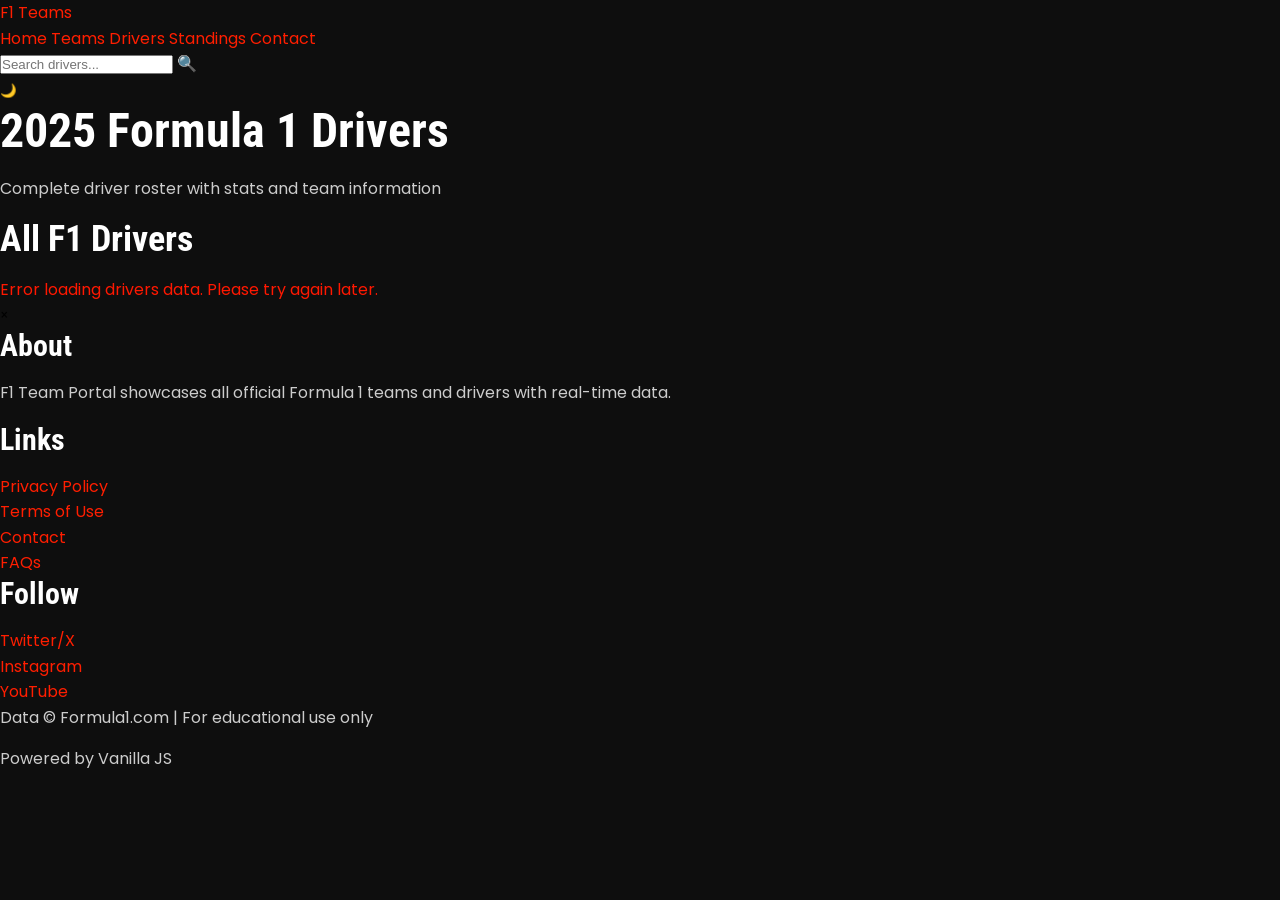
<file: drivers.html>
<!DOCTYPE html>
<html lang="en">
<head>
    <meta charset="UTF-8">
    <meta name="viewport" content="width=device-width, initial-scale=1.0">
    <title>F1 Drivers - Formula 1 Team Portal</title>
    <link rel="preconnect" href="https://fonts.googleapis.com">
    <link rel="preconnect" href="https://fonts.gstatic.com" crossorigin>
    <link href="https://fonts.googleapis.com/css2?family=Poppins:wght@400;500;600;700&family=Roboto+Condensed:wght@400;500;700&display=swap" rel="stylesheet">
    <link rel="stylesheet" href="css/styles.css">
</head>
<body>
    <!-- HEADER / NAVBAR -->
    <header class="navbar" id="navbar">
        <div class="navbar-container">
            <!-- Logo -->
            <div class="navbar-logo">
                <a href="index.html" class="logo-link">
                    <span class="logo-text">F1</span>
                    <span class="logo-subtext">Teams</span>
                </a>
            </div>

            <!-- Navigation Links -->
            <nav class="navbar-nav">
                <a href="index.html" class="nav-link">Home</a>
                <a href="index.html#teams-section" class="nav-link">Teams</a>
                <a href="drivers.html" class="nav-link">Drivers</a>
                <a href="standings.html" class="nav-link">Standings</a>
                <a href="contact.html" class="nav-link">Contact</a>
            </nav>

            <!-- Search Box -->
            <div class="search-container">
                <input
                    type="text"
                    id="search-box"
                    class="search-input"
                    placeholder="Search drivers..."
                    aria-label="Search drivers"
                >
                <span class="search-icon">🔍</span>
            </div>

            <!-- Dark Mode Toggle -->
            <button class="dark-mode-toggle" id="dark-mode-toggle" aria-label="Toggle dark mode">
                <span class="mode-icon">🌙</span>
            </button>
        </div>
    </header>

    <!-- HERO SECTION -->
    <section class="hero" id="hero">
        <div class="hero-overlay"></div>
        <div class="hero-content">
            <h1 class="hero-headline">2025 Formula 1 Drivers</h1>
            <p class="hero-subtitle">Complete driver roster with stats and team information</p>
        </div>
    </section>

    <!-- DRIVERS GRID SECTION -->
    <section class="teams-section" id="drivers-section">
        <div class="section-container">
            <h2 class="section-title">All F1 Drivers</h2>
            <div class="teams-grid" id="drivers-grid">
                <!-- Drivers will be dynamically injected here by JavaScript -->
                <div class="teams-loading">Loading drivers...</div>
            </div>
        </div>
    </section>

    <!-- DRIVER DETAILS MODAL -->
    <div class="modal-overlay" id="modal-overlay">
        <div class="modal-container" id="modal-container">
            <button class="modal-close" id="modal-close" aria-label="Close modal">×</button>
            <div class="modal-content" id="modal-content">
                <!-- Driver details will be dynamically injected here -->
            </div>
        </div>
    </div>

    <!-- FOOTER -->
    <footer class="footer" id="footer">
        <div class="footer-container">
            <!-- About Section -->
            <div class="footer-section">
                <h3 class="footer-title">About</h3>
                <p class="footer-text">F1 Team Portal showcases all official Formula 1 teams and drivers with real-time data.</p>
            </div>

            <!-- Links Section -->
            <div class="footer-section">
                <h3 class="footer-title">Links</h3>
                <ul class="footer-links">
                    <li><a href="#" target="_blank" rel="noopener">Privacy Policy</a></li>
                    <li><a href="#" target="_blank" rel="noopener">Terms of Use</a></li>
                    <li><a href="contact.html">Contact</a></li>
                    <li><a href="#" target="_blank" rel="noopener">FAQs</a></li>
                </ul>
            </div>

            <!-- Social Section -->
            <div class="footer-section">
                <h3 class="footer-title">Follow</h3>
                <ul class="footer-links">
                    <li><a href="https://twitter.com/F1" target="_blank" rel="noopener">Twitter/X</a></li>
                    <li><a href="https://instagram.com/formula1" target="_blank" rel="noopener">Instagram</a></li>
                    <li><a href="https://youtube.com/@formula1" target="_blank" rel="noopener">YouTube</a></li>
                </ul>
            </div>

            <!-- Copyright Section -->
            <div class="footer-section footer-copyright">
                <p class="footer-text">Data © Formula1.com | For educational use only</p>
                <p class="footer-text">Powered by Vanilla JS</p>
            </div>
        </div>
    </footer>

    <!-- JavaScript Modules -->
    <script src="js/utils.js"></script>
    <script src="js/data-fetcher.js"></script>
    <script src="js/ui-renderer.js"></script>
    <script src="js/drivers.js"></script>
</body>
</html>
</file>
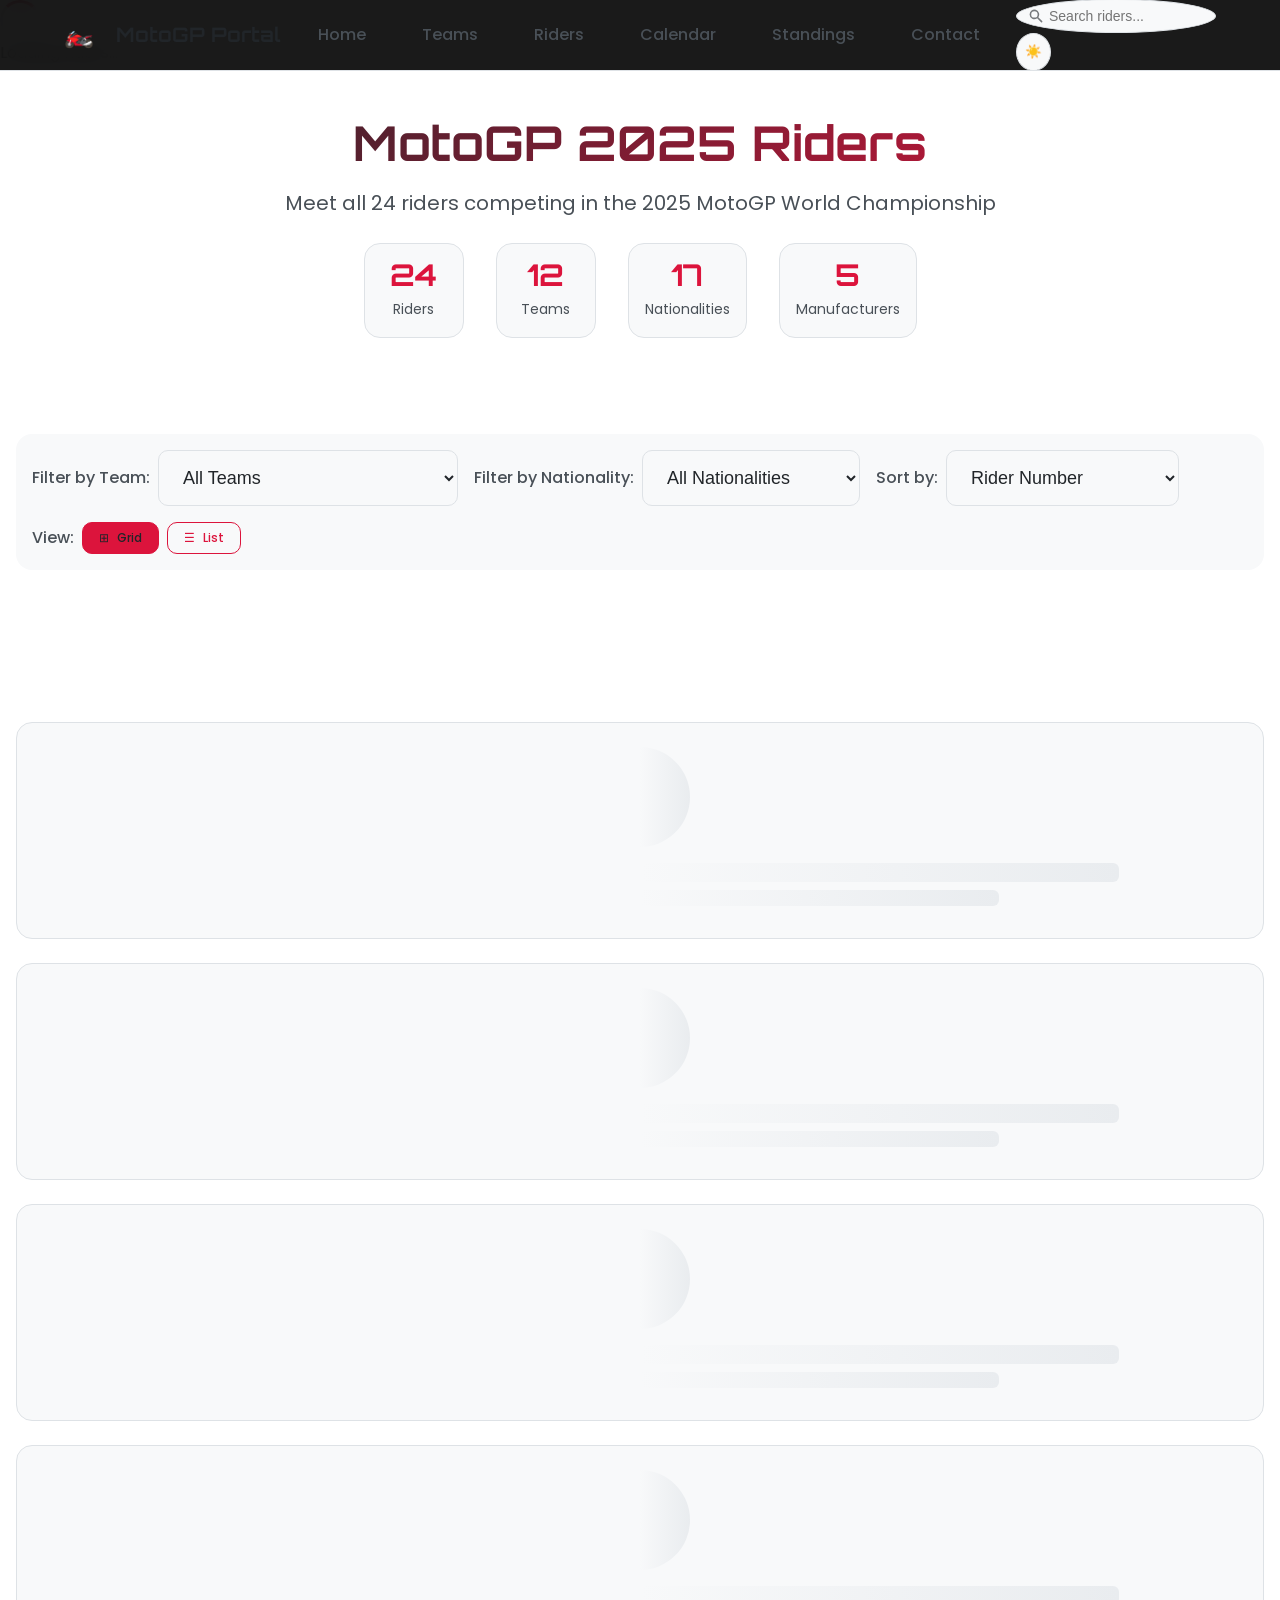
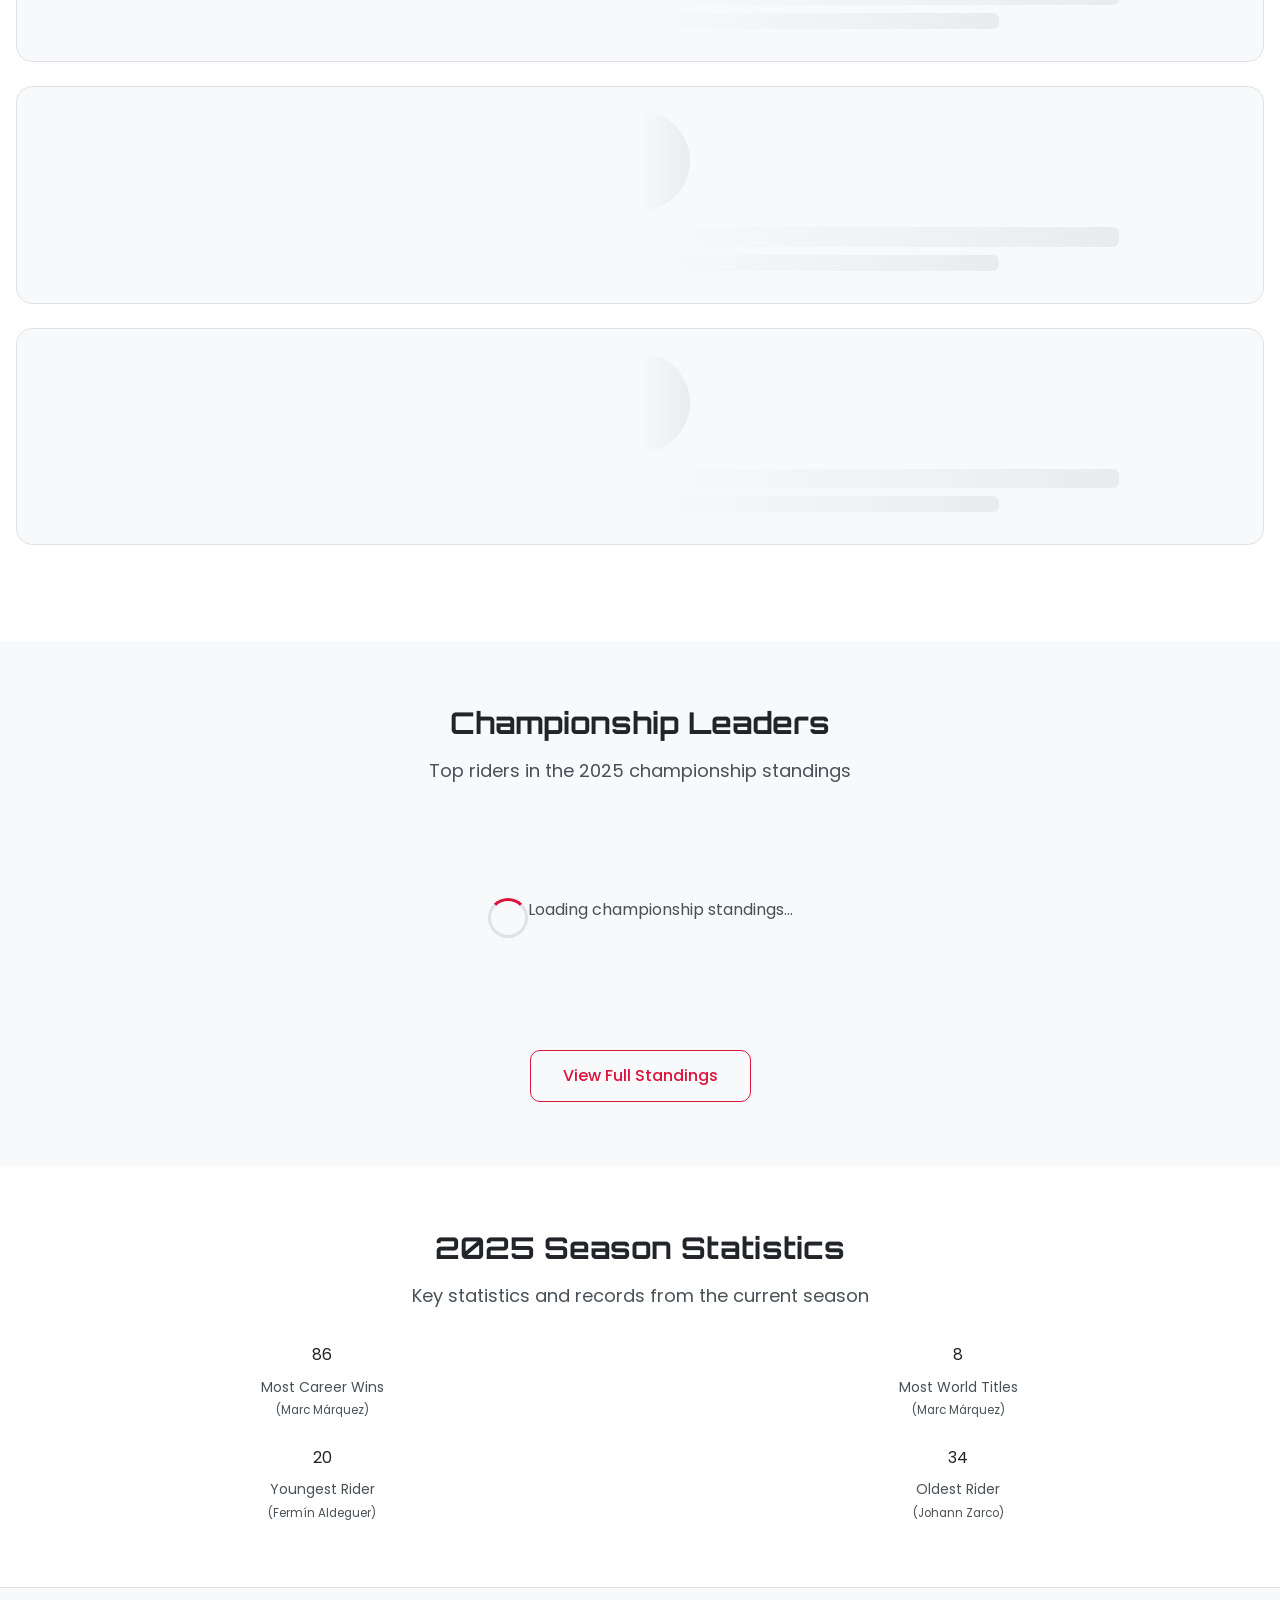
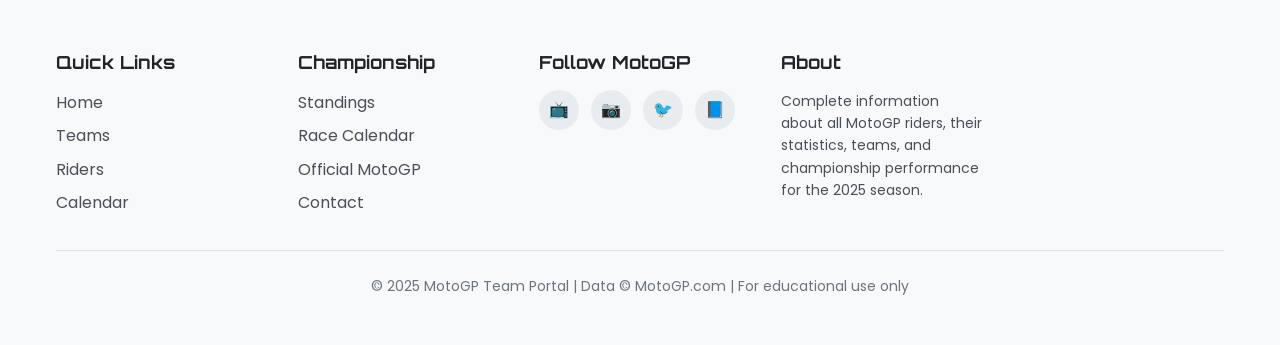
<file: riders.html>
<!DOCTYPE html>
<html lang="en" data-theme="dark">
<head>
    <meta charset="UTF-8">
    <meta name="viewport" content="width=device-width, initial-scale=1.0">
    <title>MotoGP Riders - 2025 Championship</title>
    <meta name="description" content="Complete list of MotoGP 2025 riders, their statistics, teams, and championship performance">
    <meta name="keywords" content="MotoGP, riders, 2025, championship, statistics, teams, riders list">

    <!-- Preconnect to external domains -->
    <link rel="preconnect" href="https://fonts.googleapis.com">
    <link rel="preconnect" href="https://fonts.gstatic.com" crossorigin>

    <!-- Google Fonts -->
    <link href="https://fonts.googleapis.com/css2?family=Orbitron:wght@400;500;600;700;800;900&family=Poppins:wght@300;400;500;600;700&family=Roboto+Condensed:wght@400;500;600;700&display=swap" rel="stylesheet">

    <!-- Stylesheets -->
    <link rel="stylesheet" href="css/styles.css">
    <link rel="stylesheet" href="css/components.css">
    <link rel="stylesheet" href="css/responsive.css">

    <!-- Favicon -->
    <link rel="icon" type="image/svg+xml" href="data:image/svg+xml,<svg xmlns='http://www.w3.org/2000/svg' viewBox='0 0 100 100'><text y='.9em' font-size='90'>🏍️</text></svg>">

    <!-- Theme -->
    <script>
        const theme = localStorage.getItem('motogp-theme') ||
                     (window.matchMedia('(prefers-color-scheme: light)').matches ? 'light' : 'dark');
        document.documentElement.setAttribute('data-theme', theme);
    </script>
</head>
<body>
    <!-- Loading Overlay -->
    <div class="loading-overlay" id="loadingOverlay">
        <div class="loading-content">
            <div class="spinner"></div>
            <p>Loading riders...</p>
        </div>
    </div>

    <!-- Header -->
    <header class="header" id="header">
        <div class="header-container">
            <!-- Logo -->
            <a href="index.html" class="logo">
                <div class="logo-icon">
                    <span style="font-size: 24px;">🏍️</span>
                </div>
                <span>MotoGP Portal</span>
            </a>

            <!-- Desktop Navigation -->
            <nav class="nav">
                <ul class="nav-list">
                    <li><a href="index.html" class="nav-link">Home</a></li>
                    <li><a href="teams.html" class="nav-link">Teams</a></li>
                    <li><a href="riders.html" class="nav-link active">Riders</a></li>
                    <li><a href="calendar.html" class="nav-link">Calendar</a></li>
                    <li><a href="standings.html" class="nav-link">Standings</a></li>
                    <li><a href="contact.html" class="nav-link">Contact</a></li>
                </ul>
            </nav>

            <!-- Search & Theme -->
            <div class="header-actions">
                <!-- Search Box -->
                <div class="search-box">
                    <svg class="search-icon" viewBox="0 0 20 20" fill="currentColor">
                        <path fill-rule="evenodd" d="M8 4a4 4 0 100 8 4 4 0 000-8zM2 8a6 6 0 1110.89 3.476l4.817 4.817a1 1 0 01-1.414 1.414l-4.816-4.816A6 6 0 012 8z" clip-rule="evenodd" />
                    </svg>
                    <input type="text" class="search-input" placeholder="Search riders..." id="searchInput">
                </div>

                <!-- Theme Toggle -->
                <button class="theme-toggle" id="themeToggle" aria-label="Toggle theme">
                    <span class="theme-icon">🌙</span>
                </button>

                <!-- Mobile Menu Toggle -->
                <button class="mobile-menu-toggle" id="mobileMenuToggle" aria-label="Toggle menu">
                    <span class="hamburger"></span>
                </button>
            </div>
        </div>
    </header>

    <!-- Mobile Navigation -->
    <nav class="mobile-nav" id="mobileNav">
        <ul class="mobile-nav-list">
            <li><a href="index.html" class="mobile-nav-link">Home</a></li>
            <li><a href="teams.html" class="mobile-nav-link">Teams</a></li>
            <li><a href="riders.html" class="mobile-nav-link active">Riders</a></li>
            <li><a href="calendar.html" class="mobile-nav-link">Calendar</a></li>
            <li><a href="standings.html" class="mobile-nav-link">Standings</a></li>
            <li><a href="contact.html" class="mobile-nav-link">Contact</a></li>
        </ul>
    </nav>

    <!-- Main Content -->
    <main class="content">
        <!-- Page Header -->
        <section class="section section-sm">
            <div class="container text-center">
                <h1 class="page-title text-4xl font-bold mb-4">MotoGP 2025 Riders</h1>
                <p class="page-subtitle text-xl text-secondary mb-6">Meet all 24 riders competing in the 2025 MotoGP World Championship</p>

                <!-- Quick Stats -->
                <div class="stats-ribbon flex justify-center gap-8 mb-8">
                    <div class="stat-item">
                        <span class="stat-value">24</span>
                        <span class="stat-label">Riders</span>
                    </div>
                    <div class="stat-item">
                        <span class="stat-value">12</span>
                        <span class="stat-label">Teams</span>
                    </div>
                    <div class="stat-item">
                        <span class="stat-value">17</span>
                        <span class="stat-label">Nationalities</span>
                    </div>
                    <div class="stat-item">
                        <span class="stat-value">5</span>
                        <span class="stat-label">Manufacturers</span>
                    </div>
                </div>
            </div>
        </section>

        <!-- Filter Bar -->
        <section class="section-sm">
            <div class="container">
                <div class="filter-bar">
                    <div class="filter-group">
                        <label class="filter-label">Filter by Team:</label>
                        <select class="form-select" id="teamFilter">
                            <option value="">All Teams</option>
                            <option value="ducati-lenovo">Ducati Lenovo Team</option>
                            <option value="aprilia-racing">Aprilia Racing</option>
                            <option value="monster-yamaha">Monster Energy Yamaha</option>
                            <option value="redbull-ktm">Red Bull KTM Factory Racing</option>
                            <option value="honda-castrol">Honda HRC Castrol</option>
                            <option value="lcr-honda">LCR Honda</option>
                            <option value="gresini-racing">BK8 Gresini Racing</option>
                            <option value="vr46-racing">Pertamina Enduro VR46</option>
                            <option value="prima-pramac">Prima Pramac Yamaha</option>
                            <option value="ktm-tech3">Red Bull KTM Tech3</option>
                            <option value="trackhouse">Trackhouse MotoGP</option>
                            <option value="rnf-racing">RNF Racing</option>
                        </select>
                    </div>

                    <div class="filter-group">
                        <label class="filter-label">Filter by Nationality:</label>
                        <select class="form-select" id="nationalityFilter">
                            <option value="">All Nationalities</option>
                            <option value="Spain">Spain 🇪🇸</option>
                            <option value="Italy">Italy 🇮🇹</option>
                            <option value="France">France 🇫🇷</option>
                            <option value="Australia">Australia 🇦🇺</option>
                            <option value="Portugal">Portugal 🇵🇹</option>
                            <option value="Argentina">Argentina 🇦🇷</option>
                            <option value="Thailand">Thailand 🇹🇭</option>
                            <option value="Japan">Japan 🇯🇵</option>
                            <option value="South Africa">South Africa 🇿🇦</option>
                            <option value="Germany">Germany 🇩🇪</option>
                            <option value="Netherlands">Netherlands 🇳🇱</option>
                            <option value="Finland">Finland 🇫🇮</option>
                            <option value="UK">United Kingdom 🇬🇧</option>
                            <option value="Austria">Austria 🇦🇹</option>
                            <option value="India">India 🇮🇳</option>
                            <option value="Malaysia">Malaysia 🇲🇾</option>
                            <option value="USA">United States 🇺🇸</option>
                        </select>
                    </div>

                    <div class="filter-group">
                        <label class="filter-label">Sort by:</label>
                        <select class="form-select" id="sortFilter">
                            <option value="number">Rider Number</option>
                            <option value="name">Name (A-Z)</option>
                            <option value="team">Team</option>
                            <option value="points">Championship Points</option>
                            <option value="wins">Career Wins</option>
                        </select>
                    </div>

                    <div class="filter-group">
                        <label class="filter-label">View:</label>
                        <div class="view-toggle">
                            <button class="btn btn-outline btn-sm view-btn active" data-view="grid">
                                <span>⊞</span> Grid
                            </button>
                            <button class="btn btn-outline btn-sm view-btn" data-view="list">
                                <span>☰</span> List
                            </button>
                        </div>
                    </div>
                </div>
            </div>
        </section>

        <!-- Riders Grid -->
        <section class="section">
            <div class="container">
                <div class="riders-container" id="ridersContainer">
                    <!-- Loading State -->
                    <div class="riders-loading" id="ridersLoading">
                        <div class="loading-grid grid grid-cols-1 grid-cols-md-2 grid-cols-lg-3">
                            <!-- Skeleton Cards -->
                            <div class="loading-skeleton">
                                <div class="skeleton-avatar"></div>
                                <div class="skeleton-text large"></div>
                                <div class="skeleton-text medium"></div>
                            </div>
                            <div class="loading-skeleton">
                                <div class="skeleton-avatar"></div>
                                <div class="skeleton-text large"></div>
                                <div class="skeleton-text medium"></div>
                            </div>
                            <div class="loading-skeleton">
                                <div class="skeleton-avatar"></div>
                                <div class="skeleton-text large"></div>
                                <div class="skeleton-text medium"></div>
                            </div>
                            <div class="loading-skeleton">
                                <div class="skeleton-avatar"></div>
                                <div class="skeleton-text large"></div>
                                <div class="skeleton-text medium"></div>
                            </div>
                            <div class="loading-skeleton">
                                <div class="skeleton-avatar"></div>
                                <div class="skeleton-text large"></div>
                                <div class="skeleton-text medium"></div>
                            </div>
                            <div class="loading-skeleton">
                                <div class="skeleton-avatar"></div>
                                <div class="skeleton-text large"></div>
                                <div class="skeleton-text medium"></div>
                            </div>
                        </div>
                    </div>

                    <!-- Riders Grid (populated by JavaScript) -->
                    <div class="riders-grid grid grid-cols-1 grid-cols-md-2 grid-cols-lg-3" id="ridersGrid" style="display: none;">
                        <!-- Rider cards will be inserted here -->
                    </div>

                    <!-- No Results State -->
                    <div class="no-results" id="noResults" style="display: none;">
                        <div class="text-center py-12">
                            <div class="no-results-icon mb-4">
                                <span style="font-size: 4rem;">🔍</span>
                            </div>
                            <h3 class="text-2xl font-semibold mb-2">No Riders Found</h3>
                            <p class="text-secondary mb-4">Try adjusting your filters or search terms</p>
                            <button class="btn btn-primary" onclick="resetFilters()">Reset Filters</button>
                        </div>
                    </div>
                </div>
            </div>
        </section>

        <!-- Top Riders Standings -->
        <section class="section bg-secondary">
            <div class="container">
                <div class="section-header text-center mb-8">
                    <h2 class="text-3xl font-bold mb-4">Championship Leaders</h2>
                    <p class="text-secondary text-lg">Top riders in the 2025 championship standings</p>
                </div>

                <div class="top-riders-preview" id="topRidersPreview">
                    <div class="loading">
                        <div class="spinner"></div>
                        <p>Loading championship standings...</p>
                    </div>
                </div>

                <div class="text-center mt-8">
                    <a href="standings.html" class="btn btn-outline btn-lg">View Full Standings</a>
                </div>
            </div>
        </section>

        <!-- Rider Statistics Overview -->
        <section class="section">
            <div class="container">
                <div class="section-header text-center mb-8">
                    <h2 class="text-3xl font-bold mb-4">2025 Season Statistics</h2>
                    <p class="text-secondary text-lg">Key statistics and records from the current season</p>
                </div>

                <div class="stats-overview-grid grid grid-cols-2 grid-cols-md-4">
                    <div class="stat-card text-center">
                        <div class="stat-number">86</div>
                        <div class="stat-label">Most Career Wins<br><small>(Marc Márquez)</small></div>
                    </div>
                    <div class="stat-card text-center">
                        <div class="stat-number">8</div>
                        <div class="stat-label">Most World Titles<br><small>(Marc Márquez)</small></div>
                    </div>
                    <div class="stat-card text-center">
                        <div class="stat-number">20</div>
                        <div class="stat-label">Youngest Rider<br><small>(Fermín Aldeguer)</small></div>
                    </div>
                    <div class="stat-card text-center">
                        <div class="stat-number">34</div>
                        <div class="stat-label">Oldest Rider<br><small>(Johann Zarco)</small></div>
                    </div>
                </div>
            </div>
        </section>
    </main>

    <!-- Footer -->
    <footer class="footer">
        <div class="footer-content">
            <div class="footer-grid">
                <div class="footer-section">
                    <h3>Quick Links</h3>
                    <ul class="footer-links">
                        <li><a href="index.html" class="footer-link">Home</a></li>
                        <li><a href="teams.html" class="footer-link">Teams</a></li>
                        <li><a href="riders.html" class="footer-link">Riders</a></li>
                        <li><a href="calendar.html" class="footer-link">Calendar</a></li>
                    </ul>
                </div>

                <div class="footer-section">
                    <h3>Championship</h3>
                    <ul class="footer-links">
                        <li><a href="standings.html" class="footer-link">Standings</a></li>
                        <li><a href="calendar.html" class="footer-link">Race Calendar</a></li>
                        <li><a href="https://www.motogp.com" target="_blank" class="footer-link">Official MotoGP</a></li>
                        <li><a href="contact.html" class="footer-link">Contact</a></li>
                    </ul>
                </div>

                <div class="footer-section">
                    <h3>Follow MotoGP</h3>
                    <div class="social-links">
                        <a href="https://www.youtube.com/motogp" target="_blank" class="social-link" aria-label="YouTube">
                            <span>📺</span>
                        </a>
                        <a href="https://www.instagram.com/motogp" target="_blank" class="social-link" aria-label="Instagram">
                            <span>📷</span>
                        </a>
                        <a href="https://twitter.com/MotoGP" target="_blank" class="social-link" aria-label="Twitter">
                            <span>🐦</span>
                        </a>
                        <a href="https://www.facebook.com/MotoGP" target="_blank" class="social-link" aria-label="Facebook">
                            <span>📘</span>
                        </a>
                    </div>
                </div>

                <div class="footer-section">
                    <h3>About</h3>
                    <p class="text-secondary text-sm">
                        Complete information about all MotoGP riders, their statistics, teams, and championship performance for the 2025 season.
                    </p>
                </div>
            </div>

            <div class="footer-bottom">
                <p class="text-muted text-sm">
                    © 2025 MotoGP Team Portal | Data © MotoGP.com | For educational use only
                </p>
            </div>
        </div>
    </footer>

    <!-- JavaScript Modules -->
    <script src="js/cache-manager.js"></script>
    <script src="js/data-fetcher.js"></script>
    <script src="js/main.js"></script>
    <script src="js/riders.js"></script>

    <!-- Riders Page Specific Script -->
    <script>
        /**
         * Riders page specific functionality
         */
        let allRiders = [];
        let allTeams = [];
        let filteredRiders = [];
        let currentView = 'grid';

        async function initRidersPage() {
            console.log('👨‍🦰 Initializing riders page...');

            try {
                // Load data
                await loadRidersData();
                await loadTeamsData();

                // Initialize filters
                initializeFilters();

                // Initialize view toggle
                initializeViewToggle();

                // Load top riders preview
                await loadTopRidersPreview();

                console.log('✅ Riders page initialized successfully');

            } catch (error) {
                console.error('❌ Failed to initialize riders page:', error);
                showError('Failed to load riders data. Please refresh the page.');
            }
        }

        /**
         * Load riders data
         */
        async function loadRidersData() {
            const loadingEl = document.getElementById('ridersLoading');
            const gridEl = document.getElementById('ridersGrid');
            const noResultsEl = document.getElementById('noResults');

            try {
                // Get riders from cache or fetch
                let riders = window.motoGPState.cache.riders;

                if (!riders) {
                    const dataFetcher = new DataFetcher();
                    showLoading();
                    riders = await dataFetcher.fetchRiders();
                    hideLoading();
                }

                if (!riders || riders.length === 0) {
                    throw new Error('No riders data available');
                }

                allRiders = riders;
                filteredRiders = riders;

                // Hide loading, show grid
                loadingEl.style.display = 'none';
                gridEl.style.display = 'grid';

                // Render riders
                renderRiders();

            } catch (error) {
                console.error('Failed to load riders:', error);
                loadingEl.innerHTML = `
                    <div class="error-message text-center">
                        <p>Failed to load riders data. Please try refreshing the page.</p>
                        <button class="btn btn-primary mt-4" onclick="location.reload()">Refresh Page</button>
                    </div>
                `;
            }
        }

        /**
         * Load teams data
         */
        async function loadTeamsData() {
            try {
                let teams = window.motoGPState.cache.teams;

                if (!teams) {
                    const dataFetcher = new DataFetcher();
                    teams = await dataFetcher.fetchTeams();
                }

                allTeams = teams || [];

            } catch (error) {
                console.error('Failed to load teams data:', error);
            }
        }

        /**
         * Render riders based on current filters and view
         */
        function renderRiders() {
            const gridEl = document.getElementById('ridersGrid');
            const noResultsEl = document.getElementById('noResults');

            if (filteredRiders.length === 0) {
                gridEl.style.display = 'none';
                noResultsEl.style.display = 'block';
                return;
            }

            gridEl.style.display = 'grid';
            noResultsEl.style.display = 'none';

            if (currentView === 'grid') {
                renderGridView();
            } else {
                renderListView();
            }
        }

        /**
         * Render grid view
         */
        function renderGridView() {
            const gridEl = document.getElementById('ridersGrid');

            gridEl.className = 'riders-grid grid grid-cols-1 grid-cols-md-2 grid-cols-lg-3';
            gridEl.innerHTML = filteredRiders.map((rider, index) => `
                <div class="rider-card fade-on-scroll"
                     style="animation-delay: ${index * 0.05}s"
                     onclick="navigateToRiderDetail('${rider.id}')">
                    <div class="rider-header">
                        <div class="rider-photo">
                            <img src="${rider.photo}" alt="${rider.name}"
                                 onerror="this.style.display='none'; this.parentElement.innerHTML='👨‍🦰';"
                                 loading="lazy">
                        </div>
                        <div class="rider-basic-info">
                            <div class="rider-number">${rider.number}</div>
                            <h3 class="rider-name">${rider.name}</h3>
                            <p class="rider-nationality">${rider.flag} ${rider.nationality}</p>
                        </div>
                    </div>
                    <div class="rider-body">
                        <div class="rider-team">
                            <span class="team-label">Team:</span>
                            <span class="team-name">${getTeamName(rider.team)}</span>
                        </div>
                        <div class="rider-stats">
                            <div class="rider-stat-grid grid grid-cols-3">
                                <div class="rider-stat-item text-center">
                                    <div class="rider-stat-value">${rider.career_wins}</div>
                                    <div class="rider-stat-label">Wins</div>
                                </div>
                                <div class="rider-stat-item text-center">
                                    <div class="rider-stat-value">${rider.career_podiums}</div>
                                    <div class="rider-stat-label">Podiums</div>
                                </div>
                                <div class="rider-stat-item text-center">
                                    <div class="rider-stat-value">${rider.world_championships}</div>
                                    <div class="rider-stat-label">Titles</div>
                                </div>
                            </div>
                        </div>
                        <div class="rider-footer">
                            <div class="rider-age">${rider.age} years old</div>
                            <button class="btn btn-primary btn-sm">View Details</button>
                        </div>
                    </div>
                </div>
            `).join('');
        }

        /**
         * Render list view
         */
        function renderListView() {
            const gridEl = document.getElementById('ridersGrid');

            gridEl.className = 'riders-list';
            gridEl.innerHTML = filteredRiders.map((rider, index) => `
                <div class="rider-list-item card fade-on-scroll"
                     style="animation-delay: ${index * 0.02}s">
                    <div class="card-body">
                        <div class="rider-list-content">
                            <div class="rider-list-photo">
                                <img src="${rider.photo}" alt="${rider.name}"
                                     onerror="this.style.display='none'; this.parentElement.innerHTML='👨‍🦰';"
                                     loading="lazy">
                            </div>
                            <div class="rider-list-info">
                                <div class="rider-list-header">
                                    <span class="rider-list-number">${rider.number}</span>
                                    <h3 class="rider-list-name">${rider.name}</h3>
                                    <span class="rider-list-nationality">${rider.flag} ${rider.nationality}</span>
                                </div>
                                <div class="rider-list-details">
                                    <p class="rider-list-team">${getTeamName(rider.team)}</p>
                                    <div class="rider-list-stats">
                                        <span class="stat-badge">Wins: ${rider.career_wins}</span>
                                        <span class="stat-badge">Podiums: ${rider.career_podiums}</span>
                                        <span class="stat-badge">Titles: ${rider.world_championships}</span>
                                    </div>
                                </div>
                            </div>
                            <div class="rider-list-actions">
                                <button class="btn btn-primary" onclick="navigateToRiderDetail('${rider.id}')">
                                    View Profile
                                </button>
                            </div>
                        </div>
                    </div>
                </div>
            `).join('');
        }

        /**
         * Initialize filters
         */
        function initializeFilters() {
            const teamFilter = document.getElementById('teamFilter');
            const nationalityFilter = document.getElementById('nationalityFilter');
            const sortFilter = document.getElementById('sortFilter');
            const searchInput = document.getElementById('searchInput');

            // Team filter
            teamFilter.addEventListener('change', applyFilters);

            // Nationality filter
            nationalityFilter.addEventListener('change', applyFilters);

            // Sort filter
            sortFilter.addEventListener('change', applyFilters);

            // Search filter
            searchInput.addEventListener('input', debounce(applyFilters, 300));
        }

        /**
         * Apply all filters
         */
        function applyFilters() {
            const teamFilter = document.getElementById('teamFilter').value;
            const nationalityFilter = document.getElementById('nationalityFilter').value.toLowerCase();
            const sortFilter = document.getElementById('sortFilter').value;
            const searchQuery = document.getElementById('searchInput').value.toLowerCase();

            // Filter riders
            filteredRiders = allRiders.filter(rider => {
                const matchesTeam = !teamFilter || rider.team === teamFilter;
                const matchesNationality = !nationalityFilter ||
                    rider.nationality.toLowerCase() === nationalityFilter;

                const matchesSearch = !searchQuery ||
                    rider.name.toLowerCase().includes(searchQuery) ||
                    rider.nationality.toLowerCase().includes(searchQuery) ||
                    getTeamName(rider.team).toLowerCase().includes(searchQuery);

                return matchesTeam && matchesNationality && matchesSearch;
            });

            // Sort riders
            sortRiders(sortFilter);

            // Re-render
            renderRiders();
        }

        /**
         * Sort riders
         */
        function sortRiders(sortBy) {
            switch (sortBy) {
                case 'number':
                    filteredRiders.sort((a, b) => a.number - b.number);
                    break;
                case 'name':
                    filteredRiders.sort((a, b) => a.name.localeCompare(b.name));
                    break;
                case 'team':
                    filteredRiders.sort((a, b) => {
                        const teamA = getTeamName(a.team);
                        const teamB = getTeamName(b.team);
                        if (teamA !== teamB) {
                            return teamA.localeCompare(teamB);
                        }
                        return a.name.localeCompare(b.name);
                    });
                    break;
                case 'points':
                    filteredRiders.sort((a, b) => (b.points_2025 || 0) - (a.points_2025 || 0));
                    break;
                case 'wins':
                    filteredRiders.sort((a, b) => b.career_wins - a.career_wins);
                    break;
            }
        }

        /**
         * Initialize view toggle
         */
        function initializeViewToggle() {
            document.querySelectorAll('.view-btn').forEach(btn => {
                btn.addEventListener('click', () => {
                    // Update active state
                    document.querySelectorAll('.view-btn').forEach(b => b.classList.remove('active'));
                    btn.classList.add('active');

                    // Update view
                    currentView = btn.dataset.view;
                    renderRiders();
                });
            });
        }

        /**
         * Load top riders preview
         */
        async function loadTopRidersPreview() {
            const container = document.getElementById('topRidersPreview');

            try {
                let standings = window.motoGPState.cache.standings;

                if (!standings) {
                    const dataFetcher = new DataFetcher();
                    standings = await dataFetcher.fetchStandings();
                }

                if (standings && standings.rider_championship) {
                    const topRiders = standings.rider_championship.slice(0, 5);

                    // Get rider details for top riders
                    const topRiderDetails = topRiders.map(standing => {
                        const rider = allRiders.find(r => r.id === standing.rider_id);
                        return {
                            ...standing,
                            photo: rider?.photo || '',
                            nationality: rider?.nationality || '',
                            flag: rider?.flag || '',
                            team: rider?.team || ''
                        };
                    });

                    container.innerHTML = `
                        <div class="top-riders-list">
                            ${topRiderDetails.map((rider, index) => `
                                <div class="top-rider-item">
                                    <div class="top-rider-position">
                                        <span class="position-badge ${getPositionClass(index + 1)}">${index + 1}</span>
                                    </div>
                                    <div class="top-rider-photo">
                                        <img src="${rider.photo}" alt="${rider.rider_name}"
                                             onerror="this.style.display='none'; this.parentElement.innerHTML='👨‍🦰';"
                                             loading="lazy">
                                    </div>
                                    <div class="top-rider-info">
                                        <div class="top-rider-name">${rider.rider_name}</div>
                                        <div class="top-rider-meta">
                                            <span class="top-rider-flag">${rider.flag}</span>
                                            <span class="top-rider-team">${getTeamName(rider.team)}</span>
                                        </div>
                                    </div>
                                    <div class="top-rider-stats">
                                        <div class="top-rider-points">${rider.points} pts</div>
                                        <div class="top-rider-wins">${rider.wins} wins</div>
                                    </div>
                                </div>
                            `).join('')}
                        </div>
                    `;
                } else {
                    container.innerHTML = `
                        <div class="preview-unavailable">
                            <p>Championship standings temporarily unavailable</p>
                        </div>
                    `;
                }

            } catch (error) {
                console.error('Failed to load top riders:', error);
                container.innerHTML = `
                    <div class="preview-unavailable">
                        <p>Unable to load championship standings</p>
                    </div>
                `;
            }
        }

        /**
         * Get team name by ID
         */
        function getTeamName(teamId) {
            if (!teamId || !allTeams.length) return 'Unknown Team';

            const team = allTeams.find(t => t.id === teamId);
            return team ? team.name : 'Unknown Team';
        }

        /**
         * Get position class for styling
         */
        function getPositionClass(position) {
            if (position === 1) return 'gold';
            if (position === 2) return 'silver';
            if (position === 3) return 'bronze';
            return 'default';
        }

        /**
         * Navigate to rider detail (placeholder for now)
         */
        function navigateToRiderDetail(riderId) {
            // For now, just show an alert. In a full implementation, this would go to a rider detail page
            const rider = allRiders.find(r => r.id === riderId);
            if (rider) {
                // Could navigate to a rider detail page or show a modal
                alert(`Rider Details:\n\nName: ${rider.name}\nNumber: ${rider.number}\nNationality: ${rider.nationality}\nTeam: ${getTeamName(rider.team)}\n\nCareer Stats:\nWins: ${rider.career_wins}\nPodiums: ${rider.career_podiums}\nPoles: ${rider.career_poles}\nWorld Championships: ${rider.world_championships}`);
            }
        }

        /**
         * Reset all filters
         */
        function resetFilters() {
            document.getElementById('teamFilter').value = '';
            document.getElementById('nationalityFilter').value = '';
            document.getElementById('sortFilter').value = 'number';
            document.getElementById('searchInput').value = '';
            applyFilters();
        }

        // Initialize riders page when DOM is ready
        if (document.readyState === 'loading') {
            document.addEventListener('DOMContentLoaded', initRidersPage);
        } else {
            initRidersPage();
        }

        // Override the initRidersPage function in main.js
        window.initRidersPage = initRidersPage;
        window.navigateToRiderDetail = navigateToRiderDetail;
        window.resetFilters = resetFilters;
    </script>

    <!-- CSS for additional riders page styles -->
    <style>
        .page-title {
            background: linear-gradient(135deg, var(--text-primary) 0%, var(--accent-red) 100%);
            -webkit-background-clip: text;
            -webkit-text-fill-color: transparent;
            background-clip: text;
        }

        .stats-ribbon {
            display: flex;
            justify-content: center;
            gap: var(--space-8);
            flex-wrap: wrap;
        }

        .stat-item {
            text-align: center;
            padding: var(--space-4);
            background: var(--secondary-bg);
            border-radius: var(--radius-lg);
            border: 1px solid var(--border-color);
            min-width: 100px;
        }

        .stat-value {
            display: block;
            font-size: var(--text-3xl);
            font-weight: 700;
            color: var(--accent-red);
            font-family: var(--font-heading);
            line-height: 1;
        }

        .stat-label {
            display: block;
            font-size: var(--text-sm);
            color: var(--text-secondary);
            margin-top: var(--space-2);
        }

        .view-toggle {
            display: flex;
            gap: var(--space-2);
        }

        .view-btn.active {
            background: var(--accent-red);
            color: var(--text-primary);
            border-color: var(--accent-red);
        }

        .riders-loading {
            padding: var(--space-8) 0;
        }

        .loading-grid {
            gap: var(--space-6);
        }

        .rider-card {
            background: var(--secondary-bg);
            border: 1px solid var(--border-color);
            border-radius: var(--radius-lg);
            overflow: hidden;
            transition: all var(--transition-normal);
            cursor: pointer;
        }

        .rider-card:hover {
            transform: translateY(-4px);
            box-shadow: var(--shadow-xl);
            border-color: var(--accent-red);
        }

        .rider-header {
            display: flex;
            flex-direction: column;
            align-items: center;
            padding: var(--space-6);
            text-align: center;
            border-bottom: 1px solid var(--border-color);
        }

        .rider-photo {
            width: 100px;
            height: 100px;
            border-radius: var(--radius-full);
            overflow: hidden;
            background: var(--tertiary-bg);
            display: flex;
            align-items: center;
            justify-content: center;
            margin-bottom: var(--space-4);
            border: 3px solid var(--border-color);
        }

        .rider-photo img {
            width: 100%;
            height: 100%;
            object-fit: cover;
        }

        .rider-number {
            display: inline-block;
            background: var(--accent-red);
            color: var(--text-primary);
            padding: var(--space-1) var(--space-2);
            border-radius: var(--radius-sm);
            font-weight: 600;
            font-size: var(--text-sm);
            margin-bottom: var(--space-2);
        }

        .rider-name {
            font-size: var(--text-lg);
            font-weight: 600;
            margin: 0 0 var(--space-1) 0;
            color: var(--text-primary);
        }

        .rider-nationality {
            font-size: var(--text-sm);
            color: var(--text-secondary);
            margin: 0;
        }

        .rider-body {
            padding: var(--space-6);
        }

        .rider-team {
            text-align: center;
            margin-bottom: var(--space-4);
        }

        .team-label {
            font-size: var(--text-sm);
            color: var(--text-muted);
            display: block;
            margin-bottom: var(--space-1);
        }

        .team-name {
            font-weight: 500;
            color: var(--accent-red);
        }

        .rider-stat-grid {
            gap: var(--space-3);
            margin-bottom: var(--space-4);
        }

        .rider-stat-item {
            padding: var(--space-3);
            background: var(--tertiary-bg);
            border-radius: var(--radius-md);
        }

        .rider-stat-value {
            display: block;
            font-size: var(--text-lg);
            font-weight: 700;
            color: var(--accent-red);
            font-family: var(--font-heading);
        }

        .rider-stat-label {
            display: block;
            font-size: var(--text-xs);
            color: var(--text-muted);
            margin-top: var(--space-1);
        }

        .rider-footer {
            display: flex;
            justify-content: space-between;
            align-items: center;
        }

        .rider-age {
            font-size: var(--text-sm);
            color: var(--text-muted);
        }

        .riders-list {
            display: flex;
            flex-direction: column;
            gap: var(--space-4);
        }

        .rider-list-content {
            display: flex;
            align-items: center;
            gap: var(--space-4);
        }

        .rider-list-photo {
            width: 60px;
            height: 60px;
            border-radius: var(--radius-full);
            overflow: hidden;
            background: var(--tertiary-bg);
            display: flex;
            align-items: center;
            justify-content: center;
            flex-shrink: 0;
        }

        .rider-list-photo img {
            width: 100%;
            height: 100%;
            object-fit: cover;
        }

        .rider-list-info {
            flex: 1;
        }

        .rider-list-header {
            display: flex;
            align-items: center;
            gap: var(--space-3);
            margin-bottom: var(--space-2);
        }

        .rider-list-number {
            display: inline-block;
            background: var(--accent-red);
            color: var(--text-primary);
            padding: var(--space-1) var(--space-2);
            border-radius: var(--radius-sm);
            font-weight: 600;
            font-size: var(--text-xs);
            min-width: 30px;
            text-align: center;
        }

        .rider-list-name {
            font-size: var(--text-lg);
            font-weight: 600;
            margin: 0;
            color: var(--text-primary);
        }

        .rider-list-nationality {
            font-size: var(--text-sm);
            color: var(--text-secondary);
        }

        .rider-list-team {
            font-size: var(--text-sm);
            color: var(--accent-red);
            font-weight: 500;
            margin-bottom: var(--space-2);
        }

        .rider-list-stats {
            display: flex;
            gap: var(--space-2);
            flex-wrap: wrap;
        }

        .stat-badge {
            background: var(--tertiary-bg);
            color: var(--text-secondary);
            padding: var(--space-1) var(--space-2);
            border-radius: var(--radius-sm);
            font-size: var(--text-xs);
        }

        .rider-list-actions {
            flex-shrink: 0;
        }

        .top-riders-list {
            display: flex;
            flex-direction: column;
            gap: var(--space-4);
        }

        .top-rider-item {
            display: flex;
            align-items: center;
            gap: var(--space-4);
            padding: var(--space-4);
            background: var(--secondary-bg);
            border-radius: var(--radius-lg);
            border: 1px solid var(--border-color);
            transition: all var(--transition-normal);
        }

        .top-rider-item:hover {
            transform: translateY(-2px);
            box-shadow: var(--shadow-lg);
        }

        .top-rider-position {
            flex-shrink: 0;
        }

        .top-rider-photo {
            width: 60px;
            height: 60px;
            border-radius: var(--radius-full);
            overflow: hidden;
            background: var(--tertiary-bg);
            display: flex;
            align-items: center;
            justify-content: center;
            flex-shrink: 0;
        }

        .top-rider-photo img {
            width: 100%;
            height: 100%;
            object-fit: cover;
        }

        .top-rider-info {
            flex: 1;
        }

        .top-rider-name {
            font-size: var(--text-lg);
            font-weight: 600;
            color: var(--text-primary);
            margin-bottom: var(--space-1);
        }

        .top-rider-meta {
            display: flex;
            align-items: center;
            gap: var(--space-2);
            font-size: var(--text-sm);
            color: var(--text-secondary);
        }

        .top-rider-stats {
            text-align: right;
            flex-shrink: 0;
        }

        .top-rider-points {
            font-size: var(--text-lg);
            font-weight: 700;
            color: var(--accent-red);
            font-family: var(--font-heading);
        }

        .top-rider-wins {
            font-size: var(--text-sm);
            color: var(--text-secondary);
        }

        .preview-unavailable {
            text-align: center;
            padding: var(--space-8);
            color: var(--text-muted);
        }

        .no-results {
            padding: var(--space-16) 0;
        }

        .no-results-icon {
            opacity: 0.6;
        }

        /* Responsive adjustments */
        @media (max-width: 767px) {
            .stats-ribbon {
                gap: var(--space-4);
            }

            .stat-item {
                min-width: 80px;
                padding: var(--space-3);
            }

            .stat-value {
                font-size: var(--text-2xl);
            }

            .rider-list-content {
                flex-direction: column;
                text-align: center;
                gap: var(--space-3);
            }

            .rider-list-header {
                flex-direction: column;
                text-align: center;
                gap: var(--space-1);
            }

            .rider-list-stats {
                justify-content: center;
            }

            .top-rider-item {
                flex-direction: column;
                text-align: center;
                gap: var(--space-3);
            }

            .top-rider-stats {
                text-align: center;
            }

            .filter-bar {
                flex-direction: column;
                align-items: stretch;
            }

            .filter-group {
                flex-direction: column;
                align-items: stretch;
            }
        }

        /* Loading skeleton styles */
        .loading-skeleton {
            background: var(--secondary-bg);
            border: 1px solid var(--border-color);
            border-radius: var(--radius-lg);
            padding: var(--space-6);
            text-align: center;
        }

        .skeleton-avatar {
            width: 100px;
            height: 100px;
            border-radius: var(--radius-full);
            background: linear-gradient(90deg, var(--secondary-bg) 25%, var(--tertiary-bg) 50%, var(--secondary-bg) 75%);
            background-size: 200% 100%;
            animation: shimmer 1.5s infinite;
            margin: 0 auto var(--space-4);
        }

        .skeleton-text {
            height: 1em;
            background: linear-gradient(90deg, var(--secondary-bg) 25%, var(--tertiary-bg) 50%, var(--secondary-bg) 75%);
            background-size: 200% 100%;
            animation: shimmer 1.5s infinite;
            border-radius: var(--radius-sm);
            margin: 0 auto var(--space-2);
        }

        .skeleton-text.large {
            width: 80%;
            height: 1.2em;
        }

        .skeleton-text.medium {
            width: 60%;
            height: 1em;
        }

        @keyframes shimmer {
            0% { background-position: 200% 0; }
            100% { background-position: -200% 0; }
        }
    </style>
</body>
</html>
</file>
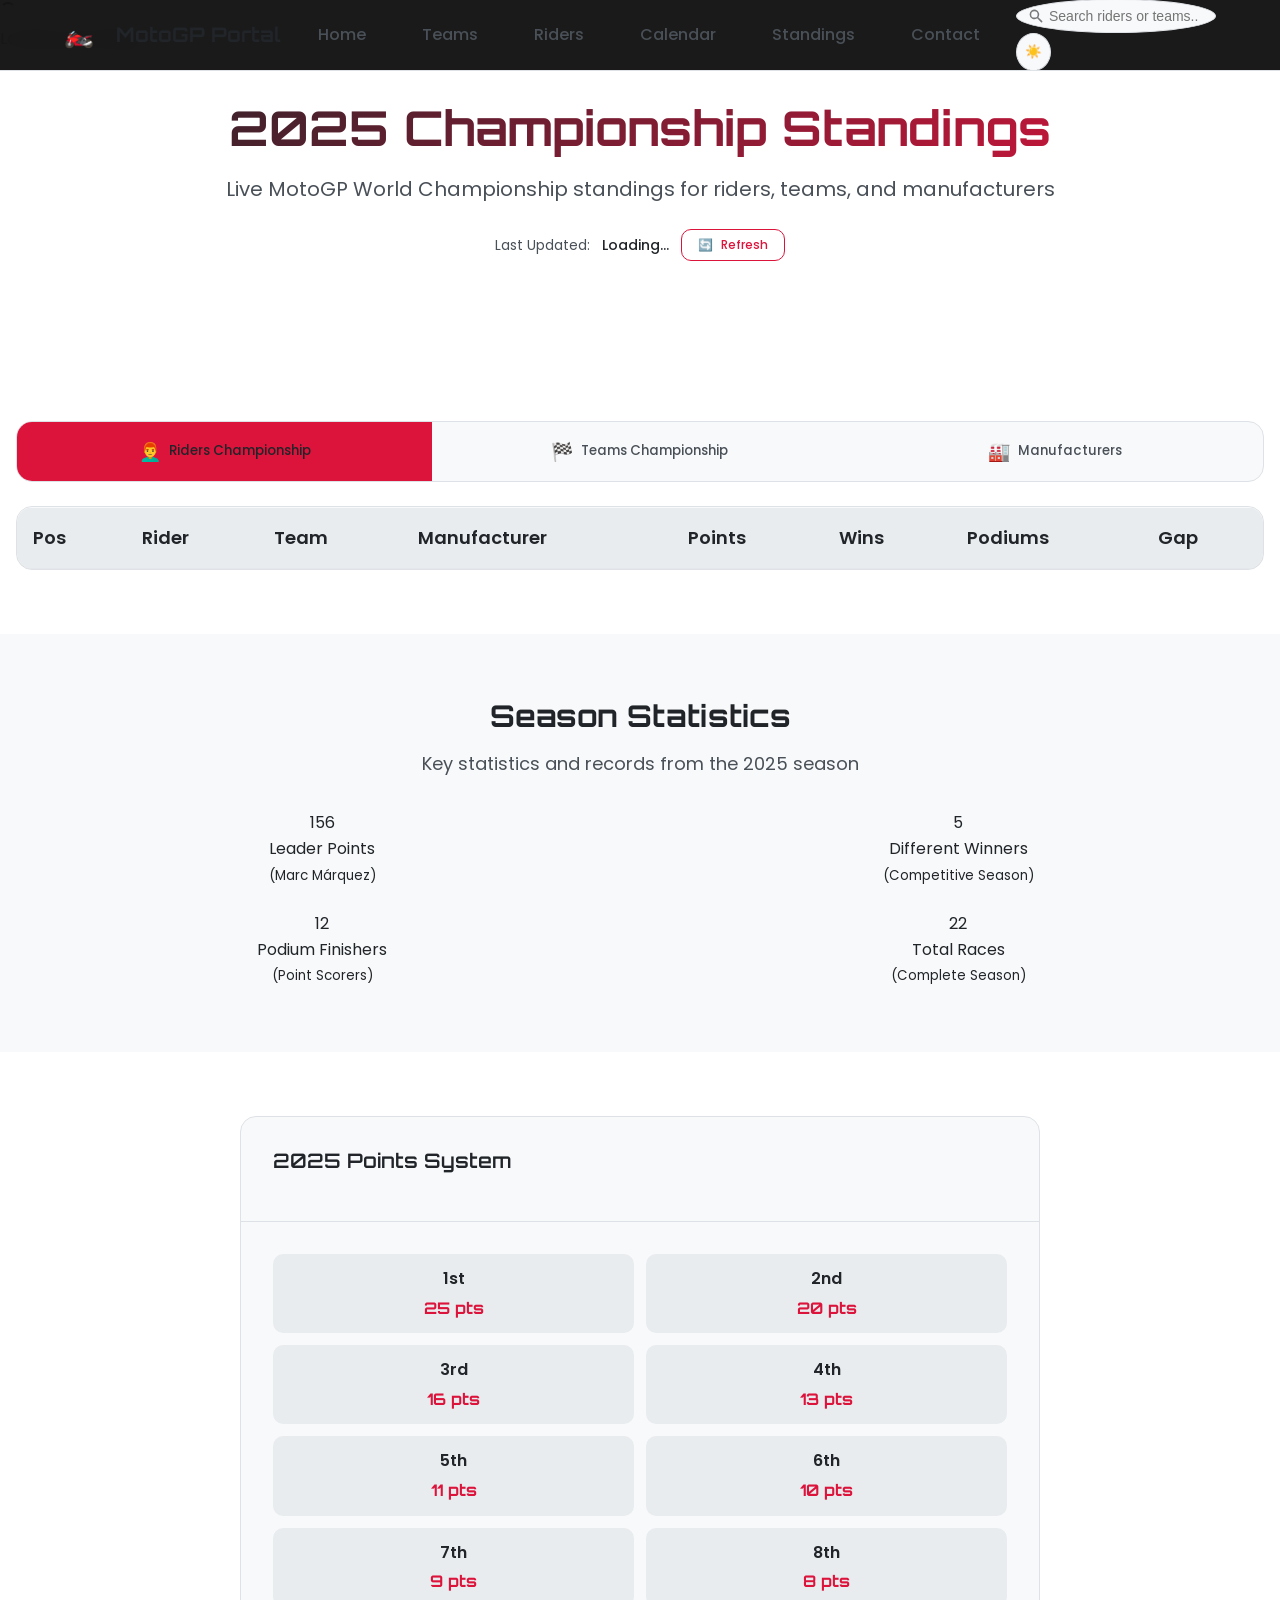
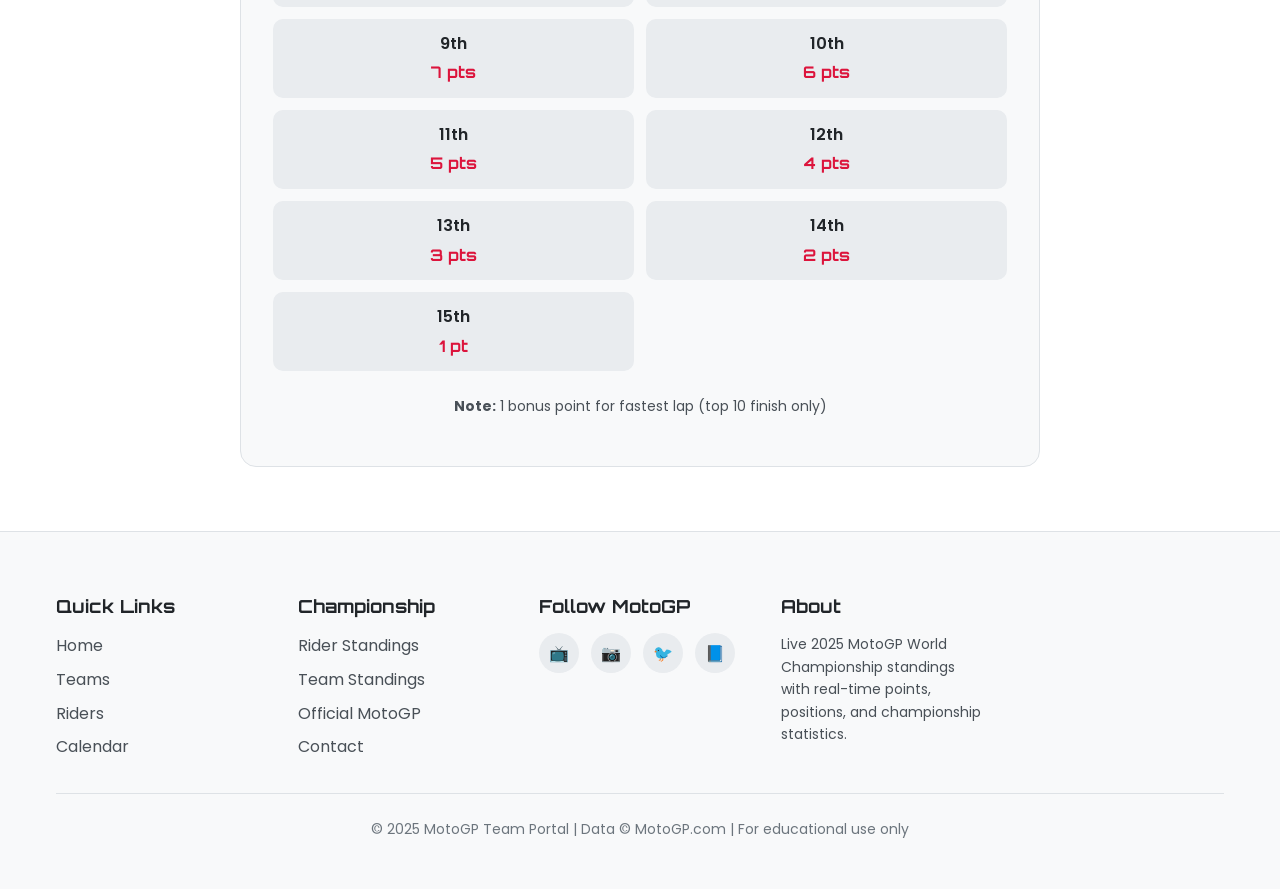
<file: standings.html>
<!DOCTYPE html>
<html lang="en" data-theme="dark">
<head>
    <meta charset="UTF-8">
    <meta name="viewport" content="width=device-width, initial-scale=1.0">
    <title>MotoGP Standings - 2025 Championship</title>
    <meta name="description" content="Current 2025 MotoGP World Championship standings for riders, teams, and manufacturers">
    <meta name="keywords" content="MotoGP, 2025, standings, championship, points, riders, teams, manufacturers">

    <!-- Preconnect to external domains -->
    <link rel="preconnect" href="https://fonts.googleapis.com">
    <link rel="preconnect" href="https://fonts.gstatic.com" crossorigin>

    <!-- Google Fonts -->
    <link href="https://fonts.googleapis.com/css2?family=Orbitron:wght@400;500;600;700;800;900&family=Poppins:wght@300;400;500;600;700&family=Roboto+Condensed:wght@400;500;600;700&display=swap" rel="stylesheet">

    <!-- Stylesheets -->
    <link rel="stylesheet" href="css/styles.css">
    <link rel="stylesheet" href="css/components.css">
    <link rel="stylesheet" href="css/responsive.css">

    <!-- Favicon -->
    <link rel="icon" type="image/svg+xml" href="data:image/svg+xml,<svg xmlns='http://www.w3.org/2000/svg' viewBox='0 0 100 100'><text y='.9em' font-size='90'>🏍️</text></svg>">

    <!-- Theme -->
    <script>
        const theme = localStorage.getItem('motogp-theme') ||
                     (window.matchMedia('(prefers-color-scheme: light)').matches ? 'light' : 'dark');
        document.documentElement.setAttribute('data-theme', theme);
    </script>
</head>
<body>
    <!-- Loading Overlay -->
    <div class="loading-overlay" id="loadingOverlay">
        <div class="loading-content">
            <div class="spinner"></div>
            <p>Loading standings...</p>
        </div>
    </div>

    <!-- Header -->
    <header class="header" id="header">
        <div class="header-container">
            <!-- Logo -->
            <a href="index.html" class="logo">
                <div class="logo-icon">
                    <span style="font-size: 24px;">🏍️</span>
                </div>
                <span>MotoGP Portal</span>
            </a>

            <!-- Desktop Navigation -->
            <nav class="nav">
                <ul class="nav-list">
                    <li><a href="index.html" class="nav-link">Home</a></li>
                    <li><a href="teams.html" class="nav-link">Teams</a></li>
                    <li><a href="riders.html" class="nav-link">Riders</a></li>
                    <li><a href="calendar.html" class="nav-link">Calendar</a></li>
                    <li><a href="standings.html" class="nav-link active">Standings</a></li>
                    <li><a href="contact.html" class="nav-link">Contact</a></li>
                </ul>
            </nav>

            <!-- Search & Theme -->
            <div class="header-actions">
                <!-- Search Box -->
                <div class="search-box">
                    <svg class="search-icon" viewBox="0 0 20 20" fill="currentColor">
                        <path fill-rule="evenodd" d="M8 4a4 4 0 100 8 4 4 0 000-8zM2 8a6 6 0 1110.89 3.476l4.817 4.817a1 1 0 01-1.414 1.414l-4.816-4.816A6 6 0 012 8z" clip-rule="evenodd" />
                    </svg>
                    <input type="text" class="search-input" placeholder="Search riders or teams..." id="searchInput">
                </div>

                <!-- Theme Toggle -->
                <button class="theme-toggle" id="themeToggle" aria-label="Toggle theme">
                    <span class="theme-icon">🌙</span>
                </button>

                <!-- Mobile Menu Toggle -->
                <button class="mobile-menu-toggle" id="mobileMenuToggle" aria-label="Toggle menu">
                    <span class="hamburger"></span>
                </button>
            </div>
        </div>
    </header>

    <!-- Mobile Navigation -->
    <nav class="mobile-nav" id="mobileNav">
        <ul class="mobile-nav-list">
            <li><a href="index.html" class="mobile-nav-link">Home</a></li>
            <li><a href="teams.html" class="mobile-nav-link">Teams</a></li>
            <li><a href="riders.html" class="mobile-nav-link">Riders</a></li>
            <li><a href="calendar.html" class="mobile-nav-link">Calendar</a></li>
            <li><a href="standings.html" class="mobile-nav-link active">Standings</a></li>
            <li><a href="contact.html" class="mobile-nav-link">Contact</a></li>
        </ul>
    </nav>

    <!-- Main Content -->
    <main class="content">
        <!-- Page Header -->
        <section class="section section-sm">
            <div class="container text-center">
                <h1 class="page-title text-4xl font-bold mb-4">2025 Championship Standings</h1>
                <p class="page-subtitle text-xl text-secondary mb-6">Live MotoGP World Championship standings for riders, teams, and manufacturers</p>

                <!-- Last Update Info -->
                <div class="last-update-info">
                    <span class="update-label">Last Updated:</span>
                    <span class="update-time" id="lastUpdateTime">Loading...</span>
                    <button class="btn btn-outline btn-sm" onclick="refreshStandings()" id="refreshBtn">
                        <span>🔄</span> Refresh
                    </button>
                </div>
            </div>
        </section>

        <!-- Championship Leaders -->
        <section class="section-sm">
            <div class="container">
                <div class="championship-leaders-grid grid grid-cols-1 grid-cols-md-3" id="leadersGrid">
                    <!-- Leaders will be populated here -->
                </div>
            </div>
        </section>

        <!-- Standings Tabs -->
        <section class="section">
            <div class="container">
                <div class="standings-tabs">
                    <button class="tab-btn active" data-tab="riders">
                        <span class="tab-icon">👨‍🦰</span>
                        Riders Championship
                    </button>
                    <button class="tab-btn" data-tab="teams">
                        <span class="tab-icon">🏁</span>
                        Teams Championship
                    </button>
                    <button class="tab-btn" data-tab="manufacturers">
                        <span class="tab-icon">🏭</span>
                        Manufacturers
                    </button>
                </div>

                <!-- Riders Standings -->
                <div class="tab-content active" id="ridersTab">
                    <div class="standings-container">
                        <div class="table-responsive">
                            <table class="table standings-table">
                                <thead>
                                    <tr>
                                        <th class="sortable" data-sort="position">Pos</th>
                                        <th class="sortable" data-sort="rider">Rider</th>
                                        <th class="sortable" data-sort="team">Team</th>
                                        <th class="sortable" data-sort="manufacturer">Manufacturer</th>
                                        <th class="sortable" data-sort="points">Points</th>
                                        <th class="sortable" data-sort="wins">Wins</th>
                                        <th class="sortable" data-sort="podiums">Podiums</th>
                                        <th class="sortable" data-sort="gap">Gap</th>
                                    </tr>
                                </thead>
                                <tbody id="ridersStandingsBody">
                                    <!-- Rider standings will be populated here -->
                                </tbody>
                            </table>
                        </div>
                    </div>
                </div>

                <!-- Teams Standings -->
                <div class="tab-content" id="teamsTab">
                    <div class="standings-container">
                        <div class="table-responsive">
                            <table class="table standings-table">
                                <thead>
                                    <tr>
                                        <th class="sortable" data-sort="position">Pos</th>
                                        <th class="sortable" data-sort="team">Team</th>
                                        <th class="sortable" data-sort="manufacturer">Manufacturer</th>
                                        <th class="sortable" data-sort="points">Points</th>
                                        <th class="sortable" data-sort="wins">Wins</th>
                                        <th class="sortable" data-sort="podiums">Podiums</th>
                                        <th class="sortable" data-sort="gap">Gap</th>
                                    </tr>
                                </thead>
                                <tbody id="teamsStandingsBody">
                                    <!-- Team standings will be populated here -->
                                </tbody>
                            </table>
                        </div>
                    </div>
                </div>

                <!-- Manufacturers Standings -->
                <div class="tab-content" id="manufacturersTab">
                    <div class="standings-container">
                        <div class="table-responsive">
                            <table class="table standings-table">
                                <thead>
                                    <tr>
                                        <th class="sortable" data-sort="position">Pos</th>
                                        <th class="sortable" data-sort="manufacturer">Manufacturer</th>
                                        <th class="sortable" data-sort="points">Points</th>
                                        <th class="sortable" data-sort="wins">Wins</th>
                                        <th class="sortable" data-sort="podiums">Podiums</th>
                                        <th class="sortable" data-sort="poles">Pole Positions</th>
                                    </tr>
                                </thead>
                                <tbody id="manufacturersStandingsBody">
                                    <!-- Manufacturer standings will be populated here -->
                                </tbody>
                            </table>
                        </div>
                    </div>
                </div>
            </div>
        </section>

        <!-- Statistics Overview -->
        <section class="section bg-secondary">
            <div class="container">
                <div class="section-header text-center mb-8">
                    <h2 class="text-3xl font-bold mb-4">Season Statistics</h2>
                    <p class="text-secondary text-lg">Key statistics and records from the 2025 season</p>
                </div>

                <div class="stats-overview-grid grid grid-cols-2 grid-cols-md-4">
                    <div class="stat-card text-center">
                        <div class="stat-number">156</div>
                        <div class="stat-label">Leader Points<br><small>(Marc Márquez)</small></div>
                    </div>
                    <div class="stat-card text-center">
                        <div class="stat-number">5</div>
                        <div class="stat-label">Different Winners<br><small>(Competitive Season)</small></div>
                    </div>
                    <div class="stat-card text-center">
                        <div class="stat-number">12</div>
                        <div class="stat-label">Podium Finishers<br><small>(Point Scorers)</small></div>
                    </div>
                    <div class="stat-card text-center">
                        <div class="stat-number">22</div>
                        <div class="stat-label">Total Races<br><small>(Complete Season)</small></div>
                    </div>
                </div>
            </div>
        </section>

        <!-- Points System Info -->
        <section class="section">
            <div class="container">
                <div class="points-system-card card">
                    <div class="card-header">
                        <h3 class="text-xl font-semibold">2025 Points System</h3>
                    </div>
                    <div class="card-body">
                        <div class="points-distribution">
                            <div class="points-grid grid grid-cols-2 grid-cols-md-5">
                                <div class="points-item">
                                    <div class="position-position">1st</div>
                                    <div class="position-points">25 pts</div>
                                </div>
                                <div class="points-item">
                                    <div class="position-position">2nd</div>
                                    <div class="position-points">20 pts</div>
                                </div>
                                <div class="points-item">
                                    <div class="position-position">3rd</div>
                                    <div class="position-points">16 pts</div>
                                </div>
                                <div class="points-item">
                                    <div class="position-position">4th</div>
                                    <div class="position-points">13 pts</div>
                                </div>
                                <div class="points-item">
                                    <div class="position-position">5th</div>
                                    <div class="position-points">11 pts</div>
                                </div>
                                <div class="points-item">
                                    <div class="position-position">6th</div>
                                    <div class="position-points">10 pts</div>
                                </div>
                                <div class="points-item">
                                    <div class="position-position">7th</div>
                                    <div class="position-points">9 pts</div>
                                </div>
                                <div class="points-item">
                                    <div class="position-position">8th</div>
                                    <div class="position-points">8 pts</div>
                                </div>
                                <div class="points-item">
                                    <div class="position-position">9th</div>
                                    <div class="position-points">7 pts</div>
                                </div>
                                <div class="points-item">
                                    <div class="position-position">10th</div>
                                    <div class="position-points">6 pts</div>
                                </div>
                                <div class="points-item">
                                    <div class="position-position">11th</div>
                                    <div class="position-points">5 pts</div>
                                </div>
                                <div class="points-item">
                                    <div class="position-position">12th</div>
                                    <div class="position-points">4 pts</div>
                                </div>
                                <div class="points-item">
                                    <div class="position-position">13th</div>
                                    <div class="position-points">3 pts</div>
                                </div>
                                <div class="points-item">
                                    <div class="position-position">14th</div>
                                    <div class="position-points">2 pts</div>
                                </div>
                                <div class="points-item">
                                    <div class="position-position">15th</div>
                                    <div class="position-points">1 pt</div>
                                </div>
                            </div>
                        </div>
                        <div class="points-note">
                            <p><strong>Note:</strong> 1 bonus point for fastest lap (top 10 finish only)</p>
                        </div>
                    </div>
                </div>
            </div>
        </section>
    </main>

    <!-- Footer -->
    <footer class="footer">
        <div class="footer-content">
            <div class="footer-grid">
                <div class="footer-section">
                    <h3>Quick Links</h3>
                    <ul class="footer-links">
                        <li><a href="index.html" class="footer-link">Home</a></li>
                        <li><a href="teams.html" class="footer-link">Teams</a></li>
                        <li><a href="riders.html" class="footer-link">Riders</a></li>
                        <li><a href="calendar.html" class="footer-link">Calendar</a></li>
                    </ul>
                </div>

                <div class="footer-section">
                    <h3>Championship</h3>
                    <ul class="footer-links">
                        <li><a href="standings.html" class="footer-link">Rider Standings</a></li>
                        <li><a href="standings.html" class="footer-link">Team Standings</a></li>
                        <li><a href="https://www.motogp.com" target="_blank" class="footer-link">Official MotoGP</a></li>
                        <li><a href="contact.html" class="footer-link">Contact</a></li>
                    </ul>
                </div>

                <div class="footer-section">
                    <h3>Follow MotoGP</h3>
                    <div class="social-links">
                        <a href="https://www.youtube.com/motogp" target="_blank" class="social-link" aria-label="YouTube">
                            <span>📺</span>
                        </a>
                        <a href="https://www.instagram.com/motogp" target="_blank" class="social-link" aria-label="Instagram">
                            <span>📷</span>
                        </a>
                        <a href="https://twitter.com/MotoGP" target="_blank" class="social-link" aria-label="Twitter">
                            <span>🐦</span>
                        </a>
                        <a href="https://www.facebook.com/MotoGP" target="_blank" class="social-link" aria-label="Facebook">
                            <span>📘</span>
                        </a>
                    </div>
                </div>

                <div class="footer-section">
                    <h3>About</h3>
                    <p class="text-secondary text-sm">
                        Live 2025 MotoGP World Championship standings with real-time points, positions, and championship statistics.
                    </p>
                </div>
            </div>

            <div class="footer-bottom">
                <p class="text-muted text-sm">
                    © 2025 MotoGP Team Portal | Data © MotoGP.com | For educational use only
                </p>
            </div>
        </div>
    </footer>

    <!-- JavaScript Modules -->
    <script src="js/cache-manager.js"></script>
    <script src="js/data-fetcher.js"></script>
    <script src="js/main.js"></script>
    <script src="js/standings.js"></script>

    <!-- Standings Page Specific Script -->
    <script>
        /**
         * Standings page specific functionality
         */
        let standingsData = null;
        let currentSort = { field: 'position', order: 'asc' };

        async function initStandingsPage() {
            console.log('🏆 Initializing standings page...');

            try {
                // Load standings data
                await loadStandingsData();

                // Initialize tabs
                initializeTabs();

                // Initialize sorting
                initializeSorting();

                // Initialize search
                initializeSearch();

                // Update last update time
                updateLastUpdateTime();

                console.log('✅ Standings page initialized successfully');

            } catch (error) {
                console.error('❌ Failed to initialize standings page:', error);
                showError('Failed to load standings data. Please refresh the page.');
            }
        }

        /**
         * Load standings data
         */
        async function loadStandingsData() {
            try {
                // Get standings from cache or fetch
                let standings = window.motoGPState.cache.standings;

                if (!standings) {
                    const dataFetcher = new DataFetcher();
                    showLoading();
                    standings = await dataFetcher.fetchStandings();
                    hideLoading();
                }

                if (!standings) {
                    throw new Error('No standings data available');
                }

                standingsData = standings;

                // Render all standings tables
                renderRidersStandings();
                renderTeamsStandings();
                renderManufacturersStandings();
                renderChampionshipLeaders();

            } catch (error) {
                console.error('Failed to load standings:', error);
                showStandingsError();
            }
        }

        /**
         * Render riders championship standings
         */
        function renderRidersStandings() {
            const tbody = document.getElementById('ridersStandingsBody');
            if (!tbody || !standingsData?.rider_championship) return;

            const sortedStandings = sortStandings(standingsData.rider_championship, currentSort.field, currentSort.order);

            tbody.innerHTML = sortedStandings.map((rider, index) => `
                <tr class="standings-row" data-position="${rider.position}">
                    <td>
                        <span class="position-badge ${getPositionClass(rider.position)}">${rider.position}</span>
                    </td>
                    <td>
                        <div class="rider-cell">
                            <span class="rider-name">${rider.rider_name}</span>
                            <span class="rider-number">#${getRiderNumber(rider.rider_name)}</span>
                        </div>
                    </td>
                    <td>
                        <span class="team-name">${rider.team}</span>
                    </td>
                    <td>
                        <span class="manufacturer-name">${rider.manufacturer}</span>
                    </td>
                    <td>
                        <span class="points-value">${rider.points}</span>
                    </td>
                    <td>
                        <span class="stat-value">${rider.wins || 0}</span>
                    </td>
                    <td>
                        <span class="stat-value">${rider.podiums || 0}</span>
                    </td>
                    <td>
                        <span class="gap-value">${rider.gap_to_leader || 'Leader'}</span>
                    </td>
                </tr>
            `).join('');
        }

        /**
         * Render teams championship standings
         */
        function renderTeamsStandings() {
            const tbody = document.getElementById('teamsStandingsBody');
            if (!tbody || !standingsData?.team_championship) return;

            const sortedStandings = sortStandings(standingsData.team_championship, 'position', 'asc');

            tbody.innerHTML = sortedStandings.map((team, index) => `
                <tr class="standings-row" data-position="${team.position}">
                    <td>
                        <span class="position-badge ${getPositionClass(team.position)}">${team.position}</span>
                    </td>
                    <td>
                        <span class="team-name">${team.team_name}</span>
                    </td>
                    <td>
                        <span class="manufacturer-name">${team.manufacturer}</span>
                    </td>
                    <td>
                        <span class="points-value">${team.points}</span>
                    </td>
                    <td>
                        <span class="stat-value">${team.wins || 0}</span>
                    </td>
                    <td>
                        <span class="stat-value">${team.podiums || 0}</span>
                    </td>
                    <td>
                        <span class="gap-value">${team.gap_to_leader || 'Leader'}</span>
                    </td>
                </tr>
            `).join('');
        }

        /**
         * Render manufacturers championship standings
         */
        function renderManufacturersStandings() {
            const tbody = document.getElementById('manufacturersStandingsBody');
            if (!tbody || !standingsData?.manufacturer_championship) return;

            const sortedStandings = sortStandings(standingsData.manufacturer_championship, 'position', 'asc');

            tbody.innerHTML = sortedStandings.map((manufacturer, index) => `
                <tr class="standings-row" data-position="${manufacturer.position}">
                    <td>
                        <span class="position-badge ${getPositionClass(manufacturer.position)}">${manufacturer.position}</span>
                    </td>
                    <td>
                        <span class="manufacturer-name">${manufacturer.manufacturer}</span>
                    </td>
                    <td>
                        <span class="points-value">${manufacturer.points}</span>
                    </td>
                    <td>
                        <span class="stat-value">${manufacturer.wins || 0}</span>
                    </td>
                    <td>
                        <span class="stat-value">${manufacturer.podiums || 0}</span>
                    </td>
                    <td>
                        <span class="stat-value">${manufacturer.poles || 0}</span>
                    </td>
                </tr>
            `).join('');
        }

        /**
         * Render championship leaders
         */
        function renderChampionshipLeaders() {
            const leadersGrid = document.getElementById('leadersGrid');
            if (!leadersGrid || !standingsData) return;

            const ridersLeader = standingsData.rider_championship?.[0];
            const teamsLeader = standingsData.team_championship?.[0];
            const manufacturersLeader = standingsData.manufacturer_championship?.[0];

            leadersGrid.innerHTML = `
                <div class="leader-card card">
                    <div class="card-body text-center">
                        <div class="leader-icon">👨‍🦰</div>
                        <h3 class="leader-title">Rider Leader</h3>
                        <div class="leader-name">${ridersLeader?.rider_name || 'Loading...'}</div>
                        <div class="leader-team">${ridersLeader?.team || ''}</div>
                        <div class="leader-points">${ridersLeader?.points || 0} pts</div>
                    </div>
                </div>
                <div class="leader-card card">
                    <div class="card-body text-center">
                        <div class="leader-icon">🏁</div>
                        <h3 class="leader-title">Team Leader</h3>
                        <div class="leader-name">${teamsLeader?.team_name || 'Loading...'}</div>
                        <div class="leader-team">${teamsLeader?.manufacturer || ''}</div>
                        <div class="leader-points">${teamsLeader?.points || 0} pts</div>
                    </div>
                </div>
                <div class="leader-card card">
                    <div class="card-body text-center">
                        <div class="leader-icon">🏭</div>
                        <h3 class="leader-title">Manufacturer Leader</h3>
                        <div class="leader-name">${manufacturersLeader?.manufacturer || 'Loading...'}</div>
                        <div class="leader-team">All Teams</div>
                        <div class="leader-points">${manufacturersLeader?.points || 0} pts</div>
                    </div>
                </div>
            `;
        }

        /**
         * Initialize tabs
         */
        function initializeTabs() {
            const tabBtns = document.querySelectorAll('.tab-btn');
            const tabContents = document.querySelectorAll('.tab-content');

            tabBtns.forEach(btn => {
                btn.addEventListener('click', () => {
                    const targetTab = btn.dataset.tab;

                    // Update button states
                    tabBtns.forEach(b => b.classList.remove('active'));
                    btn.classList.add('active');

                    // Update content visibility
                    tabContents.forEach(content => {
                        content.classList.remove('active');
                        if (content.id === `${targetTab}Tab`) {
                            content.classList.add('active');
                        }
                    });
                });
            });
        }

        /**
         * Initialize sorting
         */
        function initializeSorting() {
            const sortableHeaders = document.querySelectorAll('.sortable');

            sortableHeaders.forEach(header => {
                header.addEventListener('click', () => {
                    const sortField = header.dataset.sort;

                    // Toggle sort order or set new field
                    if (currentSort.field === sortField) {
                        currentSort.order = currentSort.order === 'asc' ? 'desc' : 'asc';
                    } else {
                        currentSort.field = sortField;
                        currentSort.order = 'asc';
                    }

                    // Update visual indicators
                    sortableHeaders.forEach(h => {
                        h.classList.remove('sort-asc', 'sort-desc');
                    });
                    header.classList.add(`sort-${currentSort.order}`);

                    // Re-render current tab
                    const activeTab = document.querySelector('.tab-btn.active').dataset.tab;
                    if (activeTab === 'riders') {
                        renderRidersStandings();
                    } else if (activeTab === 'teams') {
                        renderTeamsStandings();
                    } else if (activeTab === 'manufacturers') {
                        renderManufacturersStandings();
                    }
                });
            });
        }

        /**
         * Initialize search
         */
        function initializeSearch() {
            const searchInput = document.getElementById('searchInput');

            if (searchInput) {
                searchInput.addEventListener('input', debounce(performSearch, 300));
            }
        }

        /**
         * Perform search
         */
        function performSearch() {
            const searchQuery = document.getElementById('searchInput').value.toLowerCase();
            const activeTab = document.querySelector('.tab-btn.active').dataset.tab;

            if (!searchQuery) {
                // Reset to original standings
                if (activeTab === 'riders') {
                    renderRidersStandings();
                } else if (activeTab === 'teams') {
                    renderTeamsStandings();
                } else if (activeTab === 'manufacturers') {
                    renderManufacturersStandings();
                }
                return;
            }

            // Filter standings based on search
            if (activeTab === 'riders' && standingsData?.rider_championship) {
                const filtered = standingsData.rider_championship.filter(rider =>
                    rider.rider_name.toLowerCase().includes(searchQuery) ||
                    rider.team.toLowerCase().includes(searchQuery) ||
                    rider.manufacturer.toLowerCase().includes(searchQuery)
                );
                renderFilteredStandings('riders', filtered);
            } else if (activeTab === 'teams' && standingsData?.team_championship) {
                const filtered = standingsData.team_championship.filter(team =>
                    team.team_name.toLowerCase().includes(searchQuery) ||
                    team.manufacturer.toLowerCase().includes(searchQuery)
                );
                renderFilteredStandings('teams', filtered);
            } else if (activeTab === 'manufacturers' && standingsData?.manufacturer_championship) {
                const filtered = standingsData.manufacturer_championship.filter(manufacturer =>
                    manufacturer.manufacturer.toLowerCase().includes(searchQuery)
                );
                renderFilteredStandings('manufacturers', filtered);
            }
        }

        /**
         * Render filtered standings
         */
        function renderFilteredStandings(type, filteredData) {
            let tbody;
            if (type === 'riders') {
                tbody = document.getElementById('ridersStandingsBody');
            } else if (type === 'teams') {
                tbody = document.getElementById('teamsStandingsBody');
            } else if (type === 'manufacturers') {
                tbody = document.getElementById('manufacturersStandingsBody');
            }

            if (!tbody || filteredData.length === 0) {
                tbody.innerHTML = `
                    <tr>
                        <td colspan="8" class="text-center py-8">
                            <div class="no-results">
                                <p>No results found for your search</p>
                            </div>
                        </td>
                    </tr>
                `;
                return;
            }

            // Re-render with filtered data (simplified for brevity)
            if (type === 'riders') {
                renderRidersStandings();
            } else if (type === 'teams') {
                renderTeamsStandings();
            } else if (type === 'manufacturers') {
                renderManufacturersStandings();
            }
        }

        /**
         * Sort standings
         */
        function sortStandings(standings, field, order) {
            return [...standings].sort((a, b) => {
                let aVal = a[field];
                let bVal = b[field];

                // Handle different data types
                if (field === 'position' || field === 'points' || field === 'wins' || field === 'podiums') {
                    aVal = parseInt(aVal) || 0;
                    bVal = parseInt(bVal) || 0;
                }

                if (order === 'asc') {
                    return aVal > bVal ? 1 : aVal < bVal ? -1 : 0;
                } else {
                    return aVal < bVal ? 1 : aVal > bVal ? -1 : 0;
                }
            });
        }

        /**
         * Get position class for styling
         */
        function getPositionClass(position) {
            if (position === 1) return 'gold';
            if (position === 2) return 'silver';
            if (position === 3) return 'bronze';
            return 'default';
        }

        /**
         * Get rider number (mock implementation)
         */
        function getRiderNumber(riderName) {
            const riderNumbers = {
                'Marc Márquez': '93',
                'Francesco Bagnaia': '1',
                'Jorge Martín': '89',
                'Fabio Quartararo': '20',
                'Brad Binder': '33',
                'Pedro Acosta': '31',
                'Alex Rins': '42',
                'Marco Bezzecchi': '72',
                'Enea Bastianini': '23',
                'Maverick Viñales': '12',
                'Luca Marini': '10',
                'Joan Mir': '36',
                'Johann Zarco': '5',
                'Jack Miller': '43',
                'Miguel Oliveira': '88',
                'Franco Morbidelli': '21',
                'Álex Márquez': '73',
                'Raúl Fernández': '25',
                'Takaaki Nakagami': '30'
            };
            return riderNumbers[riderName] || '--';
        }

        /**
         * Update last update time
         */
        function updateLastUpdateTime() {
            const now = new Date();
            const timeString = now.toLocaleString('en-US', {
                month: 'short',
                day: 'numeric',
                hour: '2-digit',
                minute: '2-digit'
            });
            document.getElementById('lastUpdateTime').textContent = timeString;
        }

        /**
         * Refresh standings
         */
        async function refreshStandings() {
            const refreshBtn = document.getElementById('refreshBtn');
            const originalContent = refreshBtn.innerHTML;

            refreshBtn.innerHTML = '<span class="spinner"></span> Refreshing...';
            refreshBtn.disabled = true;

            try {
                // Clear cache and fetch fresh data
                const cacheManager = window.cacheManager || new CacheManager();
                await cacheManager.delete('standings');

                const dataFetcher = new DataFetcher();
                standingsData = await dataFetcher.fetchStandings();
                await cacheManager.set('standings', standingsData);

                // Re-render all standings
                renderRidersStandings();
                renderTeamsStandings();
                renderManufacturersStandings();
                renderChampionshipLeaders();
                updateLastUpdateTime();

                window.motoGPApp.showSuccess('Standings refreshed successfully!');

            } catch (error) {
                console.error('Failed to refresh standings:', error);
                window.motoGPApp.showError('Failed to refresh standings. Please try again.');
            } finally {
                refreshBtn.innerHTML = originalContent;
                refreshBtn.disabled = false;
            }
        }

        /**
         * Show standings error
         */
        function showStandingsError() {
            const errorHTML = `
                <div class="standings-error text-center py-16">
                    <div class="error-icon mb-6">
                        <span style="font-size: 4rem;">📊</span>
                    </div>
                    <h2 class="text-2xl font-semibold mb-4">Standings Unavailable</h2>
                    <p class="text-secondary mb-6">Unable to load championship standings at this time.</p>
                    <div class="error-actions">
                        <button class="btn btn-primary" onclick="location.reload()">Try Again</button>
                        <button class="btn btn-outline" onclick="window.history.back()">Go Back</button>
                    </div>
                </div>
            `;

            // Insert error message into each tab content
            document.getElementById('ridersTab').innerHTML = errorHTML;
            document.getElementById('teamsTab').innerHTML = errorHTML;
            document.getElementById('manufacturersTab').innerHTML = errorHTML;
        }

        // Initialize standings page when DOM is ready
        if (document.readyState === 'loading') {
            document.addEventListener('DOMContentLoaded', initStandingsPage);
        } else {
            initStandingsPage();
        }

        // Override the initStandingsPage function in main.js
        window.initStandingsPage = initStandingsPage;
        window.refreshStandings = refreshStandings;
    </script>

    <!-- CSS for additional standings page styles -->
    <style>
        .page-title {
            background: linear-gradient(135deg, var(--text-primary) 0%, var(--accent-red) 100%);
            -webkit-background-clip: text;
            -webkit-text-fill-color: transparent;
            background-clip: text;
        }

        .last-update-info {
            display: flex;
            align-items: center;
            justify-content: center;
            gap: var(--space-3);
            font-size: var(--text-sm);
            color: var(--text-secondary);
        }

        .update-time {
            font-weight: 500;
            color: var(--text-primary);
        }

        .championship-leaders-grid {
            gap: var(--space-6);
        }

        .leader-card {
            text-align: center;
            transition: all var(--transition-normal);
        }

        .leader-card:hover {
            transform: translateY(-4px);
            box-shadow: var(--shadow-xl);
        }

        .leader-icon {
            font-size: 3rem;
            margin-bottom: var(--space-4);
        }

        .leader-title {
            font-size: var(--text-lg);
            font-weight: 600;
            color: var(--text-secondary);
            margin-bottom: var(--space-3);
        }

        .leader-name {
            font-size: var(--text-xl);
            font-weight: 700;
            color: var(--text-primary);
            margin-bottom: var(--space-1);
        }

        .leader-team {
            font-size: var(--text-sm);
            color: var(--accent-red);
            margin-bottom: var(--space-3);
        }

        .leader-points {
            font-size: var(--text-2xl);
            font-weight: 700;
            color: var(--accent-red);
            font-family: var(--font-heading);
        }

        .standings-tabs {
            display: flex;
            background: var(--secondary-bg);
            border-radius: var(--radius-lg);
            border: 1px solid var(--border-color);
            overflow: hidden;
            margin-bottom: var(--space-6);
        }

        .tab-btn {
            flex: 1;
            padding: var(--space-4) var(--space-6);
            background: transparent;
            border: none;
            color: var(--text-secondary);
            font-weight: 500;
            cursor: pointer;
            transition: all var(--transition-fast);
            display: flex;
            align-items: center;
            justify-content: center;
            gap: var(--space-2);
        }

        .tab-btn:hover {
            background: var(--tertiary-bg);
            color: var(--text-primary);
        }

        .tab-btn.active {
            background: var(--accent-red);
            color: var(--text-primary);
        }

        .tab-icon {
            font-size: var(--text-lg);
        }

        .tab-content {
            display: none;
        }

        .tab-content.active {
            display: block;
        }

        .standings-container {
            background: var(--secondary-bg);
            border-radius: var(--radius-lg);
            border: 1px solid var(--border-color);
            overflow: hidden;
        }

        .table-responsive {
            overflow-x: auto;
            -webkit-overflow-scrolling: touch;
        }

        .standings-table {
            width: 100%;
            border-collapse: collapse;
        }

        .standings-table th {
            background: var(--tertiary-bg);
            padding: var(--space-4);
            text-align: left;
            font-weight: 600;
            color: var(--text-primary);
            border-bottom: 1px solid var(--border-color);
            position: sticky;
            top: 70px;
            z-index: 10;
            cursor: pointer;
            user-select: none;
        }

        .standings-table th.sortable:hover {
            background: var(--border-color);
        }

        .standings-table th.sort-asc::after,
        .standings-table th.sort-desc::after {
            content: '';
            margin-left: var(--space-2);
            font-size: 0.8em;
        }

        .standings-table th.sort-asc::after {
            content: ' ↑';
        }

        .standings-table th.sort-desc::after {
            content: ' ↓';
        }

        .standings-table td {
            padding: var(--space-4);
            border-bottom: 1px solid var(--border-color);
            vertical-align: middle;
        }

        .standings-row:hover {
            background: var(--tertiary-bg);
        }

        .standings-row:last-child td {
            border-bottom: none;
        }

        .position-badge {
            display: inline-flex;
            align-items: center;
            justify-content: center;
            width: 30px;
            height: 30px;
            border-radius: var(--radius-full);
            font-weight: 700;
            font-size: var(--text-sm);
        }

        .position-badge.gold {
            background: linear-gradient(135deg, #FFD700, #FFA500);
            color: var(--primary-bg);
        }

        .position-badge.silver {
            background: linear-gradient(135deg, #C0C0C0, #808080);
            color: var(--primary-bg);
        }

        .position-badge.bronze {
            background: linear-gradient(135deg, #CD7F32, #8B4513);
            color: var(--text-primary);
        }

        .position-badge.default {
            background: var(--tertiary-bg);
            color: var(--text-secondary);
        }

        .rider-cell {
            display: flex;
            align-items: center;
            gap: var(--space-3);
        }

        .rider-name {
            font-weight: 600;
            color: var(--text-primary);
        }

        .rider-number {
            background: var(--tertiary-bg);
            color: var(--text-secondary);
            padding: var(--space-1) var(--space-2);
            border-radius: var(--radius-sm);
            font-size: var(--text-xs);
            font-weight: 500;
        }

        .team-name,
        .manufacturer-name {
            font-weight: 500;
            color: var(--text-primary);
        }

        .points-value {
            font-weight: 700;
            color: var(--accent-red);
            font-family: var(--font-heading);
            font-size: var(--text-lg);
        }

        .stat-value {
            font-weight: 600;
            color: var(--text-primary);
        }

        .gap-value {
            font-size: var(--text-sm);
            color: var(--text-secondary);
        }

        .points-system-card {
            max-width: 800px;
            margin: 0 auto;
        }

        .points-grid {
            gap: var(--space-3);
            margin-bottom: var(--space-6);
        }

        .points-item {
            text-align: center;
            padding: var(--space-3);
            background: var(--tertiary-bg);
            border-radius: var(--radius-md);
        }

        .position-position {
            font-weight: 600;
            color: var(--text-primary);
            margin-bottom: var(--space-1);
        }

        .position-points {
            font-weight: 700;
            color: var(--accent-red);
            font-family: var(--font-heading);
        }

        .points-note {
            text-align: center;
            color: var(--text-secondary);
            font-size: var(--text-sm);
        }

        .standings-error {
            max-width: 600px;
            margin: 0 auto;
        }

        .error-icon {
            opacity: 0.6;
        }

        .error-actions {
            display: flex;
            gap: var(--space-4);
            justify-content: center;
        }

        .no-results {
            text-align: center;
            color: var(--text-secondary);
        }

        /* Responsive adjustments */
        @media (max-width: 767px) {
            .last-update-info {
                flex-direction: column;
                gap: var(--space-2);
            }

            .championship-leaders-grid {
                grid-template-columns: 1fr;
            }

            .standings-tabs {
                flex-direction: column;
            }

            .tab-btn {
                border-bottom: 1px solid var(--border-color);
            }

            .tab-btn:last-child {
                border-bottom: none;
            }

            .standings-table {
                font-size: var(--text-sm);
            }

            .standings-table th,
            .standings-table td {
                padding: var(--space-2);
            }

            .points-grid {
                grid-template-columns: repeat(3, 1fr);
            }

            .error-actions {
                flex-direction: column;
            }

            .table-responsive {
                margin: 0 calc(-1 * var(--space-4));
                padding: 0 var(--space-4);
            }
        }

        @media (max-width: 479px) {
            .points-grid {
                grid-template-columns: repeat(2, 1fr);
            }

            .position-badge {
                width: 25px;
                height: 25px;
                font-size: 0.7em;
            }

            .points-value {
                font-size: var(--text-base);
            }
        }

        /* Loading spinner for refresh button */
        .spinner {
            display: inline-block;
            width: 16px;
            height: 16px;
            border: 2px solid transparent;
            border-top: 2px solid currentColor;
            border-radius: var(--radius-full);
            animation: spin 1s linear infinite;
        }

        @keyframes spin {
            0% { transform: rotate(0deg); }
            100% { transform: rotate(360deg); }
        }
    </style>
</body>
</html>
</file>
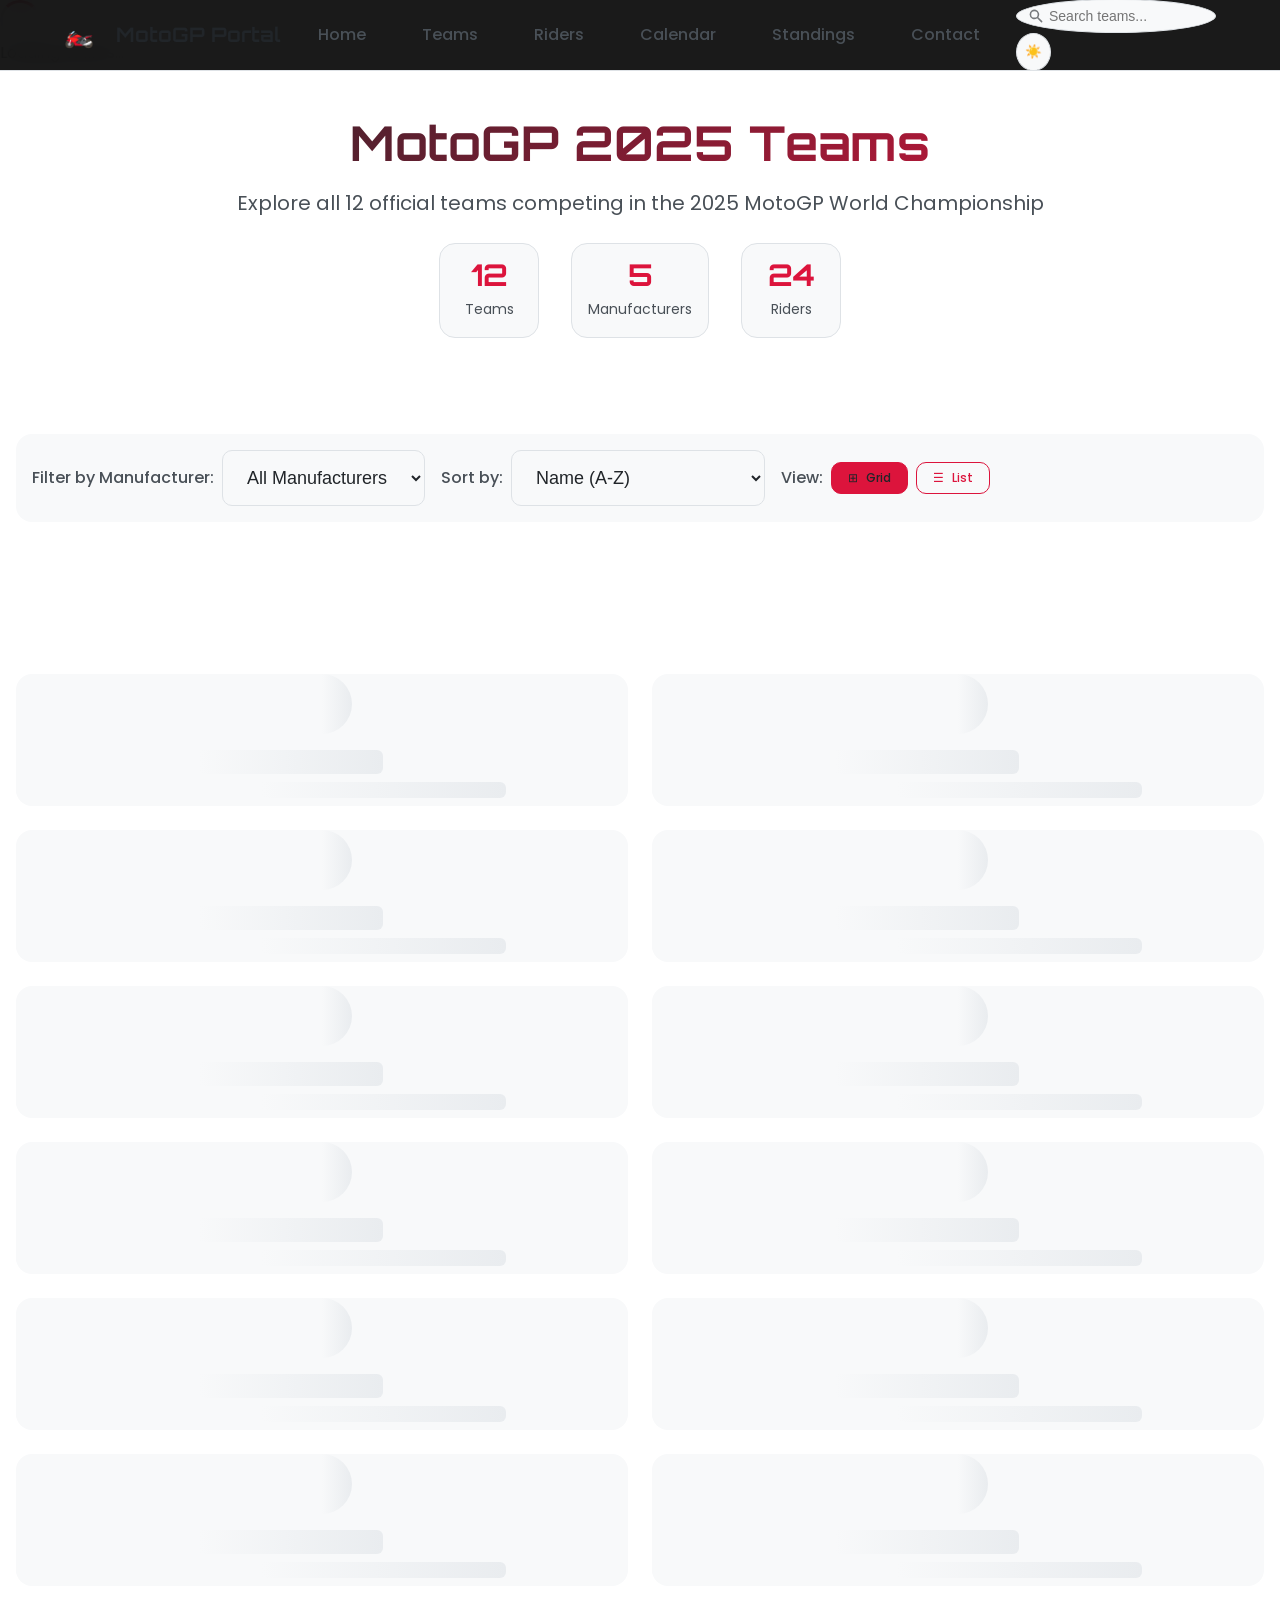
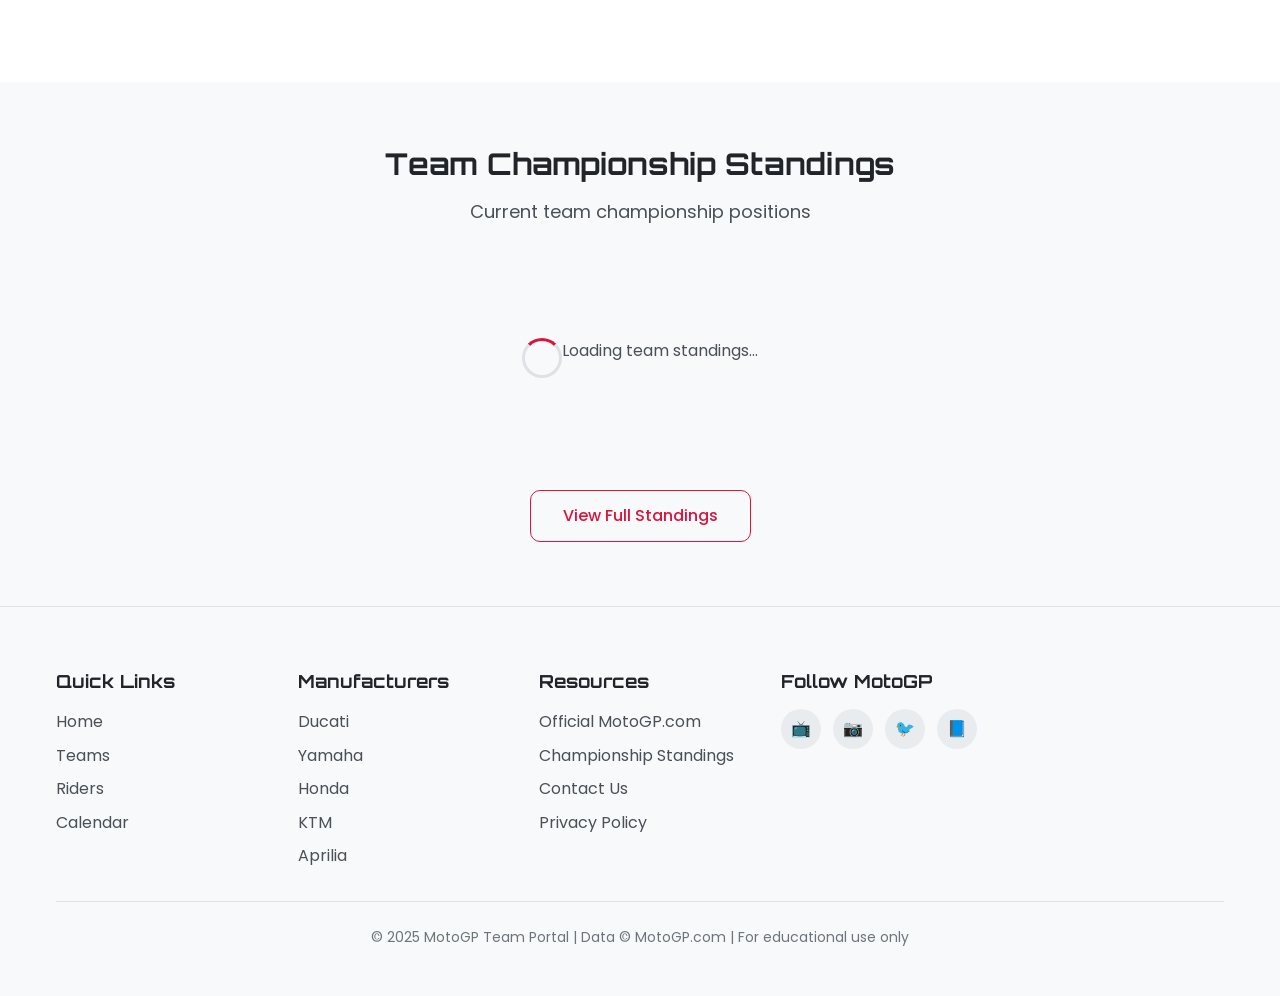
<file: teams.html>
<!DOCTYPE html>
<html lang="en" data-theme="dark">
<head>
    <meta charset="UTF-8">
    <meta name="viewport" content="width=device-width, initial-scale=1.0">
    <title>MotoGP Teams - Official 2025 Lineup</title>
    <meta name="description" content="Explore all 12 official MotoGP 2025 teams, their riders, manufacturers, and championship information">
    <meta name="keywords" content="MotoGP, 2025, teams, Ducati, Yamaha, Honda, KTM, Aprilia, official teams">

    <!-- Preconnect to external domains -->
    <link rel="preconnect" href="https://fonts.googleapis.com">
    <link rel="preconnect" href="https://fonts.gstatic.com" crossorigin>

    <!-- Google Fonts -->
    <link href="https://fonts.googleapis.com/css2?family=Orbitron:wght@400;500;600;700;800;900&family=Poppins:wght@300;400;500;600;700&family=Roboto+Condensed:wght@400;500;600;700&display=swap" rel="stylesheet">

    <!-- Stylesheets -->
    <link rel="stylesheet" href="css/styles.css">
    <link rel="stylesheet" href="css/components.css">
    <link rel="stylesheet" href="css/responsive.css">

    <!-- Favicon -->
    <link rel="icon" type="image/svg+xml" href="data:image/svg+xml,<svg xmlns='http://www.w3.org/2000/svg' viewBox='0 0 100 100'><text y='.9em' font-size='90'>🏍️</text></svg>">

    <!-- Theme -->
    <script>
        const theme = localStorage.getItem('motogp-theme') ||
                     (window.matchMedia('(prefers-color-scheme: light)').matches ? 'light' : 'dark');
        document.documentElement.setAttribute('data-theme', theme);
    </script>
</head>
<body>
    <!-- Loading Overlay -->
    <div class="loading-overlay" id="loadingOverlay">
        <div class="loading-content">
            <div class="spinner"></div>
            <p>Loading teams...</p>
        </div>
    </div>

    <!-- Header -->
    <header class="header" id="header">
        <div class="header-container">
            <!-- Logo -->
            <a href="index.html" class="logo">
                <div class="logo-icon">
                    <span style="font-size: 24px;">🏍️</span>
                </div>
                <span>MotoGP Portal</span>
            </a>

            <!-- Desktop Navigation -->
            <nav class="nav">
                <ul class="nav-list">
                    <li><a href="index.html" class="nav-link">Home</a></li>
                    <li><a href="teams.html" class="nav-link active">Teams</a></li>
                    <li><a href="riders.html" class="nav-link">Riders</a></li>
                    <li><a href="calendar.html" class="nav-link">Calendar</a></li>
                    <li><a href="standings.html" class="nav-link">Standings</a></li>
                    <li><a href="contact.html" class="nav-link">Contact</a></li>
                </ul>
            </nav>

            <!-- Search & Theme -->
            <div class="header-actions">
                <!-- Search Box -->
                <div class="search-box">
                    <svg class="search-icon" viewBox="0 0 20 20" fill="currentColor">
                        <path fill-rule="evenodd" d="M8 4a4 4 0 100 8 4 4 0 000-8zM2 8a6 6 0 1110.89 3.476l4.817 4.817a1 1 0 01-1.414 1.414l-4.816-4.816A6 6 0 012 8z" clip-rule="evenodd" />
                    </svg>
                    <input type="text" class="search-input" placeholder="Search teams..." id="searchInput">
                </div>

                <!-- Theme Toggle -->
                <button class="theme-toggle" id="themeToggle" aria-label="Toggle theme">
                    <span class="theme-icon">🌙</span>
                </button>

                <!-- Mobile Menu Toggle -->
                <button class="mobile-menu-toggle" id="mobileMenuToggle" aria-label="Toggle menu">
                    <span class="hamburger"></span>
                </button>
            </div>
        </div>
    </header>

    <!-- Mobile Navigation -->
    <nav class="mobile-nav" id="mobileNav">
        <ul class="mobile-nav-list">
            <li><a href="index.html" class="mobile-nav-link">Home</a></li>
            <li><a href="teams.html" class="mobile-nav-link active">Teams</a></li>
            <li><a href="riders.html" class="mobile-nav-link">Riders</a></li>
            <li><a href="calendar.html" class="mobile-nav-link">Calendar</a></li>
            <li><a href="standings.html" class="mobile-nav-link">Standings</a></li>
            <li><a href="contact.html" class="mobile-nav-link">Contact</a></li>
        </ul>
    </nav>

    <!-- Search Results Dropdown -->
    <div class="search-results" id="searchResults"></div>

    <!-- Main Content -->
    <main class="content">
        <!-- Page Header -->
        <section class="section section-sm">
            <div class="container text-center">
                <h1 class="page-title text-4xl font-bold mb-4">MotoGP 2025 Teams</h1>
                <p class="page-subtitle text-xl text-secondary mb-6">Explore all 12 official teams competing in the 2025 MotoGP World Championship</p>

                <!-- Quick Stats -->
                <div class="stats-ribbon flex justify-center gap-8 mb-8">
                    <div class="stat-item">
                        <span class="stat-value">12</span>
                        <span class="stat-label">Teams</span>
                    </div>
                    <div class="stat-item">
                        <span class="stat-value">5</span>
                        <span class="stat-label">Manufacturers</span>
                    </div>
                    <div class="stat-item">
                        <span class="stat-value">24</span>
                        <span class="stat-label">Riders</span>
                    </div>
                </div>
            </div>
        </section>

        <!-- Filter Bar -->
        <section class="section-sm">
            <div class="container">
                <div class="filter-bar">
                    <div class="filter-group">
                        <label class="filter-label">Filter by Manufacturer:</label>
                        <select class="form-select" id="manufacturerFilter">
                            <option value="">All Manufacturers</option>
                            <option value="ducati">Ducati</option>
                            <option value="yamaha">Yamaha</option>
                            <option value="honda">Honda</option>
                            <option value="ktm">KTM</option>
                            <option value="aprilia">Aprilia</option>
                        </select>
                    </div>

                    <div class="filter-group">
                        <label class="filter-label">Sort by:</label>
                        <select class="form-select" id="sortFilter">
                            <option value="name">Name (A-Z)</option>
                            <option value="manufacturer">Manufacturer</option>
                            <option value="standing">Championship Standing</option>
                        </select>
                    </div>

                    <div class="filter-group">
                        <label class="filter-label">View:</label>
                        <div class="view-toggle">
                            <button class="btn btn-outline btn-sm view-btn active" data-view="grid">
                                <span>⊞</span> Grid
                            </button>
                            <button class="btn btn-outline btn-sm view-btn" data-view="list">
                                <span>☰</span> List
                            </button>
                        </div>
                    </div>
                </div>
            </div>
        </section>

        <!-- Teams Grid -->
        <section class="section">
            <div class="container">
                <div class="teams-container" id="teamsContainer">
                    <!-- Loading State -->
                    <div class="teams-loading" id="teamsLoading">
                        <div class="loading-grid grid grid-cols-2 grid-cols-md-3 grid-cols-lg-4">
                            <!-- Skeleton Cards -->
                            <div class="loading-skeleton">
                                <div class="skeleton-avatar"></div>
                                <div class="skeleton-text large"></div>
                                <div class="skeleton-text medium"></div>
                            </div>
                            <div class="loading-skeleton">
                                <div class="skeleton-avatar"></div>
                                <div class="skeleton-text large"></div>
                                <div class="skeleton-text medium"></div>
                            </div>
                            <div class="loading-skeleton">
                                <div class="skeleton-avatar"></div>
                                <div class="skeleton-text large"></div>
                                <div class="skeleton-text medium"></div>
                            </div>
                            <div class="loading-skeleton">
                                <div class="skeleton-avatar"></div>
                                <div class="skeleton-text large"></div>
                                <div class="skeleton-text medium"></div>
                            </div>
                            <div class="loading-skeleton">
                                <div class="skeleton-avatar"></div>
                                <div class="skeleton-text large"></div>
                                <div class="skeleton-text medium"></div>
                            </div>
                            <div class="loading-skeleton">
                                <div class="skeleton-avatar"></div>
                                <div class="skeleton-text large"></div>
                                <div class="skeleton-text medium"></div>
                            </div>
                            <div class="loading-skeleton">
                                <div class="skeleton-avatar"></div>
                                <div class="skeleton-text large"></div>
                                <div class="skeleton-text medium"></div>
                            </div>
                            <div class="loading-skeleton">
                                <div class="skeleton-avatar"></div>
                                <div class="skeleton-text large"></div>
                                <div class="skeleton-text medium"></div>
                            </div>
                            <div class="loading-skeleton">
                                <div class="skeleton-avatar"></div>
                                <div class="skeleton-text large"></div>
                                <div class="skeleton-text medium"></div>
                            </div>
                            <div class="loading-skeleton">
                                <div class="skeleton-avatar"></div>
                                <div class="skeleton-text large"></div>
                                <div class="skeleton-text medium"></div>
                            </div>
                            <div class="loading-skeleton">
                                <div class="skeleton-avatar"></div>
                                <div class="skeleton-text large"></div>
                                <div class="skeleton-text medium"></div>
                            </div>
                            <div class="loading-skeleton">
                                <div class="skeleton-avatar"></div>
                                <div class="skeleton-text large"></div>
                                <div class="skeleton-text medium"></div>
                            </div>
                        </div>
                    </div>

                    <!-- Teams Grid (populated by JavaScript) -->
                    <div class="teams-grid grid grid-cols-2 grid-cols-md-3 grid-cols-lg-4" id="teamsGrid" style="display: none;">
                        <!-- Team cards will be inserted here -->
                    </div>

                    <!-- No Results State -->
                    <div class="no-results" id="noResults" style="display: none;">
                        <div class="text-center py-12">
                            <div class="no-results-icon mb-4">
                                <span style="font-size: 4rem;">🔍</span>
                            </div>
                            <h3 class="text-2xl font-semibold mb-2">No Teams Found</h3>
                            <p class="text-secondary mb-4">Try adjusting your filters or search terms</p>
                            <button class="btn btn-primary" onclick="resetFilters()">Reset Filters</button>
                        </div>
                    </div>
                </div>
            </div>
        </section>

        <!-- Teams Standings Preview -->
        <section class="section bg-secondary">
            <div class="container">
                <div class="section-header text-center mb-8">
                    <h2 class="text-3xl font-bold mb-4">Team Championship Standings</h2>
                    <p class="text-secondary text-lg">Current team championship positions</p>
                </div>

                <div class="teams-standings-preview" id="teamsStandingsPreview">
                    <div class="loading">
                        <div class="spinner"></div>
                        <p>Loading team standings...</p>
                    </div>
                </div>

                <div class="text-center mt-8">
                    <a href="standings.html" class="btn btn-outline btn-lg">View Full Standings</a>
                </div>
            </div>
        </section>
    </main>

    <!-- Footer -->
    <footer class="footer">
        <div class="footer-content">
            <div class="footer-grid">
                <div class="footer-section">
                    <h3>Quick Links</h3>
                    <ul class="footer-links">
                        <li><a href="index.html" class="footer-link">Home</a></li>
                        <li><a href="teams.html" class="footer-link">Teams</a></li>
                        <li><a href="riders.html" class="footer-link">Riders</a></li>
                        <li><a href="calendar.html" class="footer-link">Calendar</a></li>
                    </ul>
                </div>

                <div class="footer-section">
                    <h3>Manufacturers</h3>
                    <ul class="footer-links">
                        <li><a href="#" class="footer-link manufacturer-filter" data-manufacturer="ducati">Ducati</a></li>
                        <li><a href="#" class="footer-link manufacturer-filter" data-manufacturer="yamaha">Yamaha</a></li>
                        <li><a href="#" class="footer-link manufacturer-filter" data-manufacturer="honda">Honda</a></li>
                        <li><a href="#" class="footer-link manufacturer-filter" data-manufacturer="ktm">KTM</a></li>
                        <li><a href="#" class="footer-link manufacturer-filter" data-manufacturer="aprilia">Aprilia</a></li>
                    </ul>
                </div>

                <div class="footer-section">
                    <h3>Resources</h3>
                    <ul class="footer-links">
                        <li><a href="https://www.motogp.com" target="_blank" class="footer-link">Official MotoGP.com</a></li>
                        <li><a href="standings.html" class="footer-link">Championship Standings</a></li>
                        <li><a href="contact.html" class="footer-link">Contact Us</a></li>
                        <li><a href="#" class="footer-link">Privacy Policy</a></li>
                    </ul>
                </div>

                <div class="footer-section">
                    <h3>Follow MotoGP</h3>
                    <div class="social-links">
                        <a href="https://www.youtube.com/motogp" target="_blank" class="social-link" aria-label="YouTube">
                            <span>📺</span>
                        </a>
                        <a href="https://www.instagram.com/motogp" target="_blank" class="social-link" aria-label="Instagram">
                            <span>📷</span>
                        </a>
                        <a href="https://twitter.com/MotoGP" target="_blank" class="social-link" aria-label="Twitter">
                            <span>🐦</span>
                        </a>
                        <a href="https://www.facebook.com/MotoGP" target="_blank" class="social-link" aria-label="Facebook">
                            <span>📘</span>
                        </a>
                    </div>
                </div>
            </div>

            <div class="footer-bottom">
                <p class="text-muted text-sm">
                    © 2025 MotoGP Team Portal | Data © MotoGP.com | For educational use only
                </p>
            </div>
        </div>
    </footer>

    <!-- JavaScript Modules -->
    <script src="js/cache-manager.js"></script>
    <script src="js/data-fetcher.js"></script>
    <script src="js/main.js"></script>
    <script src="js/teams.js"></script>

    <!-- Teams Page Specific Script -->
    <script>
        /**
         * Teams page specific functionality
         */
        let allTeams = [];
        let filteredTeams = [];
        let currentView = 'grid';

        async function initTeamsPage() {
            console.log('🏁 Initializing teams page...');

            try {
                // Load teams data
                await loadTeams();

                // Initialize filters
                initializeFilters();

                // Initialize view toggle
                initializeViewToggle();

                // Load team standings preview
                await loadTeamStandingsPreview();

                console.log('✅ Teams page initialized successfully');

            } catch (error) {
                console.error('❌ Failed to initialize teams page:', error);
                showError('Failed to load teams data. Please refresh the page.');
            }
        }

        /**
         * Load teams data
         */
        async function loadTeams() {
            const loadingEl = document.getElementById('teamsLoading');
            const gridEl = document.getElementById('teamsGrid');
            const noResultsEl = document.getElementById('noResults');

            try {
                // Get teams from cache or fetch
                let teams = window.motoGPState.cache.teams;

                if (!teams) {
                    const dataFetcher = new DataFetcher();
                    showLoading();
                    teams = await dataFetcher.fetchTeams();
                    hideLoading();
                }

                if (!teams || teams.length === 0) {
                    throw new Error('No teams data available');
                }

                allTeams = teams;
                filteredTeams = teams;

                // Hide loading, show grid
                loadingEl.style.display = 'none';
                gridEl.style.display = 'grid';

                // Render teams
                renderTeams();

            } catch (error) {
                console.error('Failed to load teams:', error);
                loadingEl.innerHTML = `
                    <div class="error-message text-center">
                        <p>Failed to load teams data. Please try refreshing the page.</p>
                        <button class="btn btn-primary mt-4" onclick="location.reload()">Refresh Page</button>
                    </div>
                `;
            }
        }

        /**
         * Render teams based on current filters and view
         */
        function renderTeams() {
            const gridEl = document.getElementById('teamsGrid');
            const noResultsEl = document.getElementById('noResults');

            if (filteredTeams.length === 0) {
                gridEl.style.display = 'none';
                noResultsEl.style.display = 'block';
                return;
            }

            gridEl.style.display = 'grid';
            noResultsEl.style.display = 'none';

            if (currentView === 'grid') {
                renderGridView();
            } else {
                renderListView();
            }
        }

        /**
         * Render grid view
         */
        function renderGridView() {
            const gridEl = document.getElementById('teamsGrid');

            gridEl.className = 'teams-grid grid grid-cols-2 grid-cols-md-3 grid-cols-lg-4';
            gridEl.innerHTML = filteredTeams.map((team, index) => `
                <div class="team-card team-card--${getTeamClass(team.id)} fade-on-scroll"
                     style="animation-delay: ${index * 0.1}s"
                     onclick="navigateToTeamDetail('${team.id}')">
                    <div class="team-logo">
                        <img src="${team.logo}" alt="${team.name}"
                             onerror="this.style.display='none'; this.parentElement.innerHTML='🏍️';"
                             loading="lazy">
                    </div>
                    <h3 class="team-name">${team.name}</h3>
                    <p class="team-manufacturer">${team.manufacturer}</p>
                    <div class="team-location">
                        <span class="location-icon">📍</span>
                        <span class="location-text">${team.base}</span>
                    </div>
                    <button class="btn btn-primary btn-sm">View Team Details</button>
                </div>
            `).join('');
        }

        /**
         * Render list view
         */
        function renderListView() {
            const gridEl = document.getElementById('teamsGrid');

            gridEl.className = 'teams-list';
            gridEl.innerHTML = filteredTeams.map((team, index) => `
                <div class="team-list-item card fade-on-scroll"
                     style="animation-delay: ${index * 0.05}s">
                    <div class="card-body">
                        <div class="team-list-content">
                            <div class="team-list-logo">
                                <img src="${team.logo}" alt="${team.name}"
                                     onerror="this.style.display='none'; this.parentElement.innerHTML='🏍️';"
                                     loading="lazy">
                            </div>
                            <div class="team-list-info">
                                <h3 class="team-list-name">${team.name}</h3>
                                <p class="team-list-manufacturer">${team.manufacturer}</p>
                                <p class="team-list-location">
                                    <span class="location-icon">📍</span>
                                    ${team.base} • ${team.team_principal}
                                </p>
                            </div>
                            <div class="team-list-actions">
                                <button class="btn btn-primary" onclick="navigateToTeamDetail('${team.id}')">
                                    View Details
                                </button>
                                <a href="${team.website}" target="_blank" class="btn btn-outline btn-sm">
                                    Official Site
                                </a>
                            </div>
                        </div>
                    </div>
                </div>
            `).join('');
        }

        /**
         * Initialize filters
         */
        function initializeFilters() {
            const manufacturerFilter = document.getElementById('manufacturerFilter');
            const sortFilter = document.getElementById('sortFilter');
            const searchInput = document.getElementById('searchInput');

            // Manufacturer filter
            manufacturerFilter.addEventListener('change', applyFilters);

            // Sort filter
            sortFilter.addEventListener('change', applyFilters);

            // Search filter
            searchInput.addEventListener('input', debounce(applyFilters, 300));

            // Manufacturer quick links in footer
            document.querySelectorAll('.manufacturer-filter').forEach(link => {
                link.addEventListener('click', (e) => {
                    e.preventDefault();
                    const manufacturer = e.target.dataset.manufacturer;
                    manufacturerFilter.value = manufacturer;
                    applyFilters();

                    // Scroll to teams section
                    document.querySelector('.teams-container').scrollIntoView({
                        behavior: 'smooth'
                    });
                });
            });
        }

        /**
         * Apply all filters
         */
        function applyFilters() {
            const manufacturerFilter = document.getElementById('manufacturerFilter').value.toLowerCase();
            const sortFilter = document.getElementById('sortFilter').value;
            const searchQuery = document.getElementById('searchInput').value.toLowerCase();

            // Filter teams
            filteredTeams = allTeams.filter(team => {
                const matchesManufacturer = !manufacturerFilter ||
                    team.manufacturer.toLowerCase() === manufacturerFilter;

                const matchesSearch = !searchQuery ||
                    team.name.toLowerCase().includes(searchQuery) ||
                    team.manufacturer.toLowerCase().includes(searchQuery) ||
                    team.base.toLowerCase().includes(searchQuery);

                return matchesManufacturer && matchesSearch;
            });

            // Sort teams
            sortTeams(sortFilter);

            // Re-render
            renderTeams();
        }

        /**
         * Sort teams
         */
        function sortTeams(sortBy) {
            switch (sortBy) {
                case 'name':
                    filteredTeams.sort((a, b) => a.name.localeCompare(b.name));
                    break;
                case 'manufacturer':
                    filteredTeams.sort((a, b) => {
                        const manA = a.manufacturer;
                        const manB = b.manufacturer;
                        if (manA !== manB) {
                            return manA.localeCompare(manB);
                        }
                        return a.name.localeCompare(b.name);
                    });
                    break;
                case 'standing':
                    // This would require championship data
                    // For now, keep original order
                    break;
            }
        }

        /**
         * Initialize view toggle
         */
        function initializeViewToggle() {
            document.querySelectorAll('.view-btn').forEach(btn => {
                btn.addEventListener('click', () => {
                    // Update active state
                    document.querySelectorAll('.view-btn').forEach(b => b.classList.remove('active'));
                    btn.classList.add('active');

                    // Update view
                    currentView = btn.dataset.view;
                    renderTeams();
                });
            });
        }

        /**
         * Load team standings preview
         */
        async function loadTeamStandingsPreview() {
            const container = document.getElementById('teamsStandingsPreview');

            try {
                let standings = window.motoGPState.cache.standings;

                if (!standings) {
                    const dataFetcher = new DataFetcher();
                    standings = await dataFetcher.fetchStandings();
                }

                if (standings && standings.team_championship) {
                    const topTeams = standings.team_championship.slice(0, 5);

                    container.innerHTML = `
                        <div class="standings-preview-table">
                            <div class="standings-preview-header">
                                <div class="standings-preview-pos">Pos</div>
                                <div class="standings-preview-team">Team</div>
                                <div class="standings-preview-points">Points</div>
                            </div>
                            ${topTeams.map((team, index) => `
                                <div class="standings-preview-row">
                                    <div class="standings-preview-pos">
                                        <span class="position-badge ${getPositionClass(index + 1)}">${index + 1}</span>
                                    </div>
                                    <div class="standings-preview-team">
                                        <span class="team-name-preview">${team.team_name}</span>
                                    </div>
                                    <div class="standings-preview-points">
                                        <span class="points-value">${team.points}</span>
                                    </div>
                                </div>
                            `).join('')}
                        </div>
                    `;
                } else {
                    container.innerHTML = `
                        <div class="preview-unavailable">
                            <p>Team standings temporarily unavailable</p>
                        </div>
                    `;
                }

            } catch (error) {
                console.error('Failed to load team standings:', error);
                container.innerHTML = `
                    <div class="preview-unavailable">
                        <p>Unable to load team standings</p>
                    </div>
                `;
            }
        }

        /**
         * Get team class for styling
         */
        function getTeamClass(teamId) {
            const teamMap = {
                'ducati-lenovo': 'ducati',
                'aprilia-racing': 'aprilia',
                'monster-yamaha': 'yamaha',
                'redbull-ktm': 'ktm',
                'honda-castrol': 'honda',
                'lcr-honda': 'honda',
                'gresini-racing': 'ducati',
                'vr46-racing': 'ducati',
                'prima-pramac': 'yamaha',
                'ktm-tech3': 'ktm',
                'trackhouse': 'aprilia',
                'rnf-racing': 'ducati'
            };
            return teamMap[teamId] || 'default';
        }

        /**
         * Get position class for styling
         */
        function getPositionClass(position) {
            if (position === 1) return 'gold';
            if (position === 2) return 'silver';
            if (position === 3) return 'bronze';
            return 'default';
        }

        /**
         * Navigate to team detail page
         */
        function navigateToTeamDetail(teamId) {
            window.motoGPApp.navigateToPage(`team-detail?id=${teamId}`);
        }

        /**
         * Reset all filters
         */
        function resetFilters() {
            document.getElementById('manufacturerFilter').value = '';
            document.getElementById('sortFilter').value = 'name';
            document.getElementById('searchInput').value = '';
            applyFilters();
        }

        // Initialize teams page when DOM is ready
        if (document.readyState === 'loading') {
            document.addEventListener('DOMContentLoaded', initTeamsPage);
        } else {
            initTeamsPage();
        }

        // Override the initTeamsPage function in main.js
        window.initTeamsPage = initTeamsPage;
        window.navigateToTeamDetail = navigateToTeamDetail;
        window.resetFilters = resetFilters;
    </script>

    <!-- CSS for additional teams page styles -->
    <style>
        .page-title {
            background: linear-gradient(135deg, var(--text-primary) 0%, var(--accent-red) 100%);
            -webkit-background-clip: text;
            -webkit-text-fill-color: transparent;
            background-clip: text;
        }

        .stats-ribbon {
            display: flex;
            justify-content: center;
            gap: var(--space-8);
            flex-wrap: wrap;
        }

        .stat-item {
            text-align: center;
            padding: var(--space-4);
            background: var(--secondary-bg);
            border-radius: var(--radius-lg);
            border: 1px solid var(--border-color);
            min-width: 100px;
        }

        .stat-value {
            display: block;
            font-size: var(--text-3xl);
            font-weight: 700;
            color: var(--accent-red);
            font-family: var(--font-heading);
            line-height: 1;
        }

        .stat-label {
            display: block;
            font-size: var(--text-sm);
            color: var(--text-secondary);
            margin-top: var(--space-2);
        }

        .view-toggle {
            display: flex;
            gap: var(--space-2);
        }

        .view-btn.active {
            background: var(--accent-red);
            color: var(--text-primary);
            border-color: var(--accent-red);
        }

        .teams-loading {
            padding: var(--space-8) 0;
        }

        .loading-grid {
            gap: var(--space-6);
        }

        .team-location {
            display: flex;
            align-items: center;
            justify-content: center;
            gap: var(--space-1);
            font-size: var(--text-xs);
            color: var(--text-muted);
            margin-bottom: var(--space-4);
        }

        .location-icon {
            font-size: 0.8em;
        }

        .location-text {
            font-weight: 500;
        }

        .teams-list {
            display: flex;
            flex-direction: column;
            gap: var(--space-4);
        }

        .team-list-content {
            display: flex;
            align-items: center;
            gap: var(--space-4);
        }

        .team-list-logo {
            width: 60px;
            height: 60px;
            flex-shrink: 0;
            display: flex;
            align-items: center;
            justify-content: center;
            background: var(--tertiary-bg);
            border-radius: var(--radius-full);
        }

        .team-list-logo img {
            width: 100%;
            height: 100%;
            object-fit: contain;
            border-radius: var(--radius-full);
        }

        .team-list-info {
            flex: 1;
        }

        .team-list-name {
            font-size: var(--text-lg);
            font-weight: 600;
            margin-bottom: var(--space-1);
        }

        .team-list-manufacturer {
            color: var(--accent-red);
            font-weight: 500;
            margin-bottom: var(--space-1);
        }

        .team-list-location {
            font-size: var(--text-sm);
            color: var(--text-muted);
        }

        .team-list-actions {
            display: flex;
            flex-direction: column;
            gap: var(--space-2);
            flex-shrink: 0;
        }

        .standings-preview-table {
            background: var(--primary-bg);
            border-radius: var(--radius-lg);
            overflow: hidden;
            border: 1px solid var(--border-color);
        }

        .standings-preview-header {
            display: grid;
            grid-template-columns: 60px 1fr 80px;
            padding: var(--space-4);
            background: var(--tertiary-bg);
            font-weight: 600;
            border-bottom: 1px solid var(--border-color);
        }

        .standings-preview-row {
            display: grid;
            grid-template-columns: 60px 1fr 80px;
            padding: var(--space-4);
            border-bottom: 1px solid var(--border-color);
            align-items: center;
        }

        .standings-preview-row:last-child {
            border-bottom: none;
        }

        .standings-preview-row:hover {
            background: var(--secondary-bg);
        }

        .team-name-preview {
            font-weight: 500;
        }

        .points-value {
            font-weight: 700;
            color: var(--accent-red);
            font-family: var(--font-heading);
        }

        .preview-unavailable {
            text-align: center;
            padding: var(--space-8);
            color: var(--text-muted);
        }

        .no-results {
            padding: var(--space-16) 0;
        }

        .no-results-icon {
            opacity: 0.6;
        }

        /* Responsive adjustments */
        @media (max-width: 767px) {
            .stats-ribbon {
                gap: var(--space-4);
            }

            .stat-item {
                min-width: 80px;
                padding: var(--space-3);
            }

            .stat-value {
                font-size: var(--text-2xl);
            }

            .team-list-content {
                flex-direction: column;
                text-align: center;
                gap: var(--space-3);
            }

            .team-list-actions {
                flex-direction: row;
                justify-content: center;
            }

            .standings-preview-header,
            .standings-preview-row {
                grid-template-columns: 40px 1fr 60px;
                padding: var(--space-3);
            }

            .filter-bar {
                flex-direction: column;
                align-items: stretch;
            }

            .filter-group {
                flex-direction: column;
                align-items: stretch;
            }
        }
    </style>
</body>
</html>
</file>
<file: css/styles.css>
/* MotoGP Team Portal - Main Styles */

/* CSS Custom Properties (Variables) */
:root {
  /* Color System */
  --primary-bg: #0E0E0E;
  --secondary-bg: #1A1A1A;
  --tertiary-bg: #222222;
  --accent-red: #FF1E00;
  --accent-blue: #0066CC;
  --accent-orange: #FF8C00;
  --accent-yellow: #FFD700;
  --text-primary: #FFFFFF;
  --text-secondary: #CCCCCC;
  --text-muted: #999999;
  --border-color: #333333;
  --border-hover: #555555;

  /* Team Brand Colors */
  --ducati-red: #DC143C;
  --yamaha-blue: #0066CC;
  --honda-orange: #FF8C00;
  --ktm-orange: #FF6600;
  --aprilia-blue: #4A90E2;
  --lcr-gold: #FFD700;
  --gresini-red: #8B0000;
  --vr46-gold: #FFD700;
  --pramac-blue: #003366;
  --tech3-green: #003300;
  --trackhouse-black: #000000;
  --rnf-blue: #004080;

  /* Typography */
  --font-heading: 'Orbitron', 'Roboto Condensed', sans-serif;
  --font-body: 'Poppins', -apple-system, BlinkMacSystemFont, sans-serif;

  /* Font Sizes */
  --text-xs: 0.75rem;    /* 12px */
  --text-sm: 0.875rem;   /* 14px */
  --text-base: 1rem;     /* 16px */
  --text-lg: 1.125rem;   /* 18px */
  --text-xl: 1.25rem;    /* 20px */
  --text-2xl: 1.5rem;    /* 24px */
  --text-3xl: 1.875rem;  /* 30px */
  --text-4xl: 2.25rem;   /* 36px */
  --text-5xl: 3rem;      /* 48px */
  --text-6xl: 3.75rem;   /* 60px */

  /* Spacing */
  --space-1: 0.25rem;   /* 4px */
  --space-2: 0.5rem;    /* 8px */
  --space-3: 0.75rem;   /* 12px */
  --space-4: 1rem;      /* 16px */
  --space-5: 1.25rem;   /* 20px */
  --space-6: 1.5rem;    /* 24px */
  --space-8: 2rem;      /* 32px */
  --space-10: 2.5rem;   /* 40px */
  --space-12: 3rem;     /* 48px */
  --space-16: 4rem;     /* 64px */
  --space-20: 5rem;     /* 80px */
  --space-24: 6rem;     /* 96px */

  /* Border Radius */
  --radius-sm: 0.375rem;  /* 6px */
  --radius-md: 0.625rem;  /* 10px */
  --radius-lg: 1rem;      /* 16px */
  --radius-xl: 1.5rem;    /* 24px */
  --radius-full: 50%;

  /* Shadows */
  --shadow-sm: 0 1px 2px 0 rgba(0, 0, 0, 0.05);
  --shadow-md: 0 4px 6px -1px rgba(0, 0, 0, 0.1), 0 2px 4px -1px rgba(0, 0, 0, 0.06);
  --shadow-lg: 0 10px 15px -3px rgba(0, 0, 0, 0.1), 0 4px 6px -2px rgba(0, 0, 0, 0.05);
  --shadow-xl: 0 20px 25px -5px rgba(0, 0, 0, 0.1), 0 10px 10px -5px rgba(0, 0, 0, 0.04);
  --shadow-glow: 0 0 20px rgba(255, 30, 0, 0.5);

  /* Transitions */
  --transition-fast: 0.15s ease-out;
  --transition-normal: 0.3s ease-in-out;
  --transition-slow: 0.5s ease-in-out;

  /* Z-Index */
  --z-dropdown: 1000;
  --z-sticky: 1020;
  --z-fixed: 1030;
  --z-modal-backdrop: 1040;
  --z-modal: 1050;
  --z-popover: 1060;
  --z-tooltip: 1070;
}

/* Dark theme (default) */
[data-theme="dark"] {
  --primary-bg: #0E0E0E;
  --secondary-bg: #1A1A1A;
  --tertiary-bg: #222222;
  --text-primary: #FFFFFF;
  --text-secondary: #CCCCCC;
  --text-muted: #999999;
  --border-color: #333333;
  --border-hover: #555555;
}

/* Light theme */
[data-theme="light"] {
  --primary-bg: #FFFFFF;
  --secondary-bg: #F8F9FA;
  --tertiary-bg: #E9ECEF;
  --accent-red: #DC143C;
  --text-primary: #212529;
  --text-secondary: #495057;
  --text-muted: #6C757D;
  --border-color: #DEE2E6;
  --border-hover: #ADB5BD;
}

/* Reset & Base Styles */
*,
*::before,
*::after {
  box-sizing: border-box;
  margin: 0;
  padding: 0;
}

html {
  font-size: 16px;
  scroll-behavior: smooth;
  scroll-padding-top: 70px;
}

body {
  font-family: var(--font-body);
  font-size: var(--text-base);
  line-height: 1.6;
  color: var(--text-primary);
  background-color: var(--primary-bg);
  -webkit-font-smoothing: antialiased;
  -moz-osx-font-smoothing: grayscale;
}

img {
  max-width: 100%;
  height: auto;
  display: block;
}

a {
  color: var(--accent-red);
  text-decoration: none;
  transition: color var(--transition-fast);
}

a:hover {
  color: var(--accent-orange);
}

ul, ol {
  list-style: none;
}

button {
  border: none;
  background: none;
  cursor: pointer;
  font-family: inherit;
}

button:focus {
  outline: 2px solid var(--accent-red);
  outline-offset: 2px;
}

/* Typography */
h1, h2, h3, h4, h5, h6 {
  font-family: var(--font-heading);
  font-weight: 700;
  line-height: 1.2;
  margin-bottom: var(--space-4);
  color: var(--text-primary);
}

h1 { font-size: var(--text-5xl); }
h2 { font-size: var(--text-4xl); }
h3 { font-size: var(--text-3xl); }
h4 { font-size: var(--text-2xl); }
h5 { font-size: var(--text-xl); }
h6 { font-size: var(--text-lg); }

p {
  margin-bottom: var(--space-4);
  color: var(--text-secondary);
}

/* Layout */
.container {
  width: 100%;
  max-width: 1200px;
  margin: 0 auto;
  padding: 0 var(--space-4);
}

.container-sm {
  max-width: 640px;
}

.container-md {
  max-width: 768px;
}

.container-lg {
  max-width: 1024px;
}

.container-xl {
  max-width: 1280px;
}

/* Section spacing */
.section {
  padding: var(--space-16) 0;
}

.section-sm {
  padding: var(--space-8) 0;
}

.section-lg {
  padding: var(--space-24) 0;
}

/* Utility Classes */
.text-center { text-align: center; }
.text-left { text-align: left; }
.text-right { text-align: right; }

.font-bold { font-weight: 700; }
.font-semibold { font-weight: 600; }
.font-medium { font-weight: 500; }

.text-xs { font-size: var(--text-xs); }
.text-sm { font-size: var(--text-sm); }
.text-base { font-size: var(--text-base); }
.text-lg { font-size: var(--text-lg); }
.text-xl { font-size: var(--text-xl); }
.text-2xl { font-size: var(--text-2xl); }
.text-3xl { font-size: var(--text-3xl); }

.text-primary { color: var(--text-primary); }
.text-secondary { color: var(--text-secondary); }
.text-muted { color: var(--text-muted); }
.text-accent { color: var(--accent-red); }

.bg-primary { background-color: var(--primary-bg); }
.bg-secondary { background-color: var(--secondary-bg); }
.bg-accent { background-color: var(--accent-red); }

.mb-0 { margin-bottom: 0; }
.mb-1 { margin-bottom: var(--space-1); }
.mb-2 { margin-bottom: var(--space-2); }
.mb-3 { margin-bottom: var(--space-3); }
.mb-4 { margin-bottom: var(--space-4); }
.mb-5 { margin-bottom: var(--space-5); }
.mb-6 { margin-bottom: var(--space-6); }
.mb-8 { margin-bottom: var(--space-8); }

.mt-0 { margin-top: 0; }
.mt-1 { margin-top: var(--space-1); }
.mt-2 { margin-top: var(--space-2); }
.mt-3 { margin-top: var(--space-3); }
.mt-4 { margin-top: var(--space-4); }
.mt-5 { margin-top: var(--space-5); }
.mt-6 { margin-top: var(--space-6); }
.mt-8 { margin-top: var(--space-8); }

.p-1 { padding: var(--space-1); }
.p-2 { padding: var(--space-2); }
.p-3 { padding: var(--space-3); }
.p-4 { padding: var(--space-4); }
.p-5 { padding: var(--space-5); }
.p-6 { padding: var(--space-6); }
.p-8 { padding: var(--space-8); }

.px-1 { padding-left: var(--space-1); padding-right: var(--space-1); }
.px-2 { padding-left: var(--space-2); padding-right: var(--space-2); }
.px-3 { padding-left: var(--space-3); padding-right: var(--space-3); }
.px-4 { padding-left: var(--space-4); padding-right: var(--space-4); }
.px-5 { padding-left: var(--space-5); padding-right: var(--space-5); }
.px-6 { padding-left: var(--space-6); padding-right: var(--space-6); }
.px-8 { padding-left: var(--space-8); padding-right: var(--space-8); }

.py-1 { padding-top: var(--space-1); padding-bottom: var(--space-1); }
.py-2 { padding-top: var(--space-2); padding-bottom: var(--space-2); }
.py-3 { padding-top: var(--space-3); padding-bottom: var(--space-3); }
.py-4 { padding-top: var(--space-4); padding-bottom: var(--space-4); }
.py-5 { padding-top: var(--space-5); padding-bottom: var(--space-5); }
.py-6 { padding-top: var(--space-6); padding-bottom: var(--space-6); }
.py-8 { padding-top: var(--space-8); padding-bottom: var(--space-8); }

.rounded-sm { border-radius: var(--radius-sm); }
.rounded-md { border-radius: var(--radius-md); }
.rounded-lg { border-radius: var(--radius-lg); }
.rounded-xl { border-radius: var(--radius-xl); }
.rounded-full { border-radius: var(--radius-full); }

.shadow-sm { box-shadow: var(--shadow-sm); }
.shadow-md { box-shadow: var(--shadow-md); }
.shadow-lg { box-shadow: var(--shadow-lg); }
.shadow-xl { box-shadow: var(--shadow-xl); }

.hidden { display: none; }
.block { display: block; }
.inline { display: inline; }
.inline-block { display: inline-block; }
.flex { display: flex; }
.inline-flex { display: inline-flex; }
.grid { display: grid; }

.relative { position: relative; }
.absolute { position: absolute; }
.fixed { position: fixed; }
.sticky { position: sticky; }

.w-full { width: 100%; }
.h-full { height: 100%; }
.w-auto { width: auto; }
.h-auto { height: auto; }

.transition { transition: all var(--transition-normal); }
.transition-fast { transition: all var(--transition-fast); }
.transition-slow { transition: all var(--transition-slow); }

/* Loading and animation classes */
.skeleton {
  background: linear-gradient(90deg, var(--secondary-bg) 25%, var(--tertiary-bg) 50%, var(--secondary-bg) 75%);
  background-size: 200% 100%;
  animation: shimmer 1.5s infinite;
}

@keyframes shimmer {
  0% { background-position: 200% 0; }
  100% { background-position: -200% 0; }
}

.fade-in {
  animation: fadeIn 0.6s ease-out;
}

@keyframes fadeIn {
  from { opacity: 0; }
  to { opacity: 1; }
}

.slide-up {
  animation: slideUp 0.6s ease-out;
}

@keyframes slideUp {
  from {
    opacity: 0;
    transform: translateY(30px);
  }
  to {
    opacity: 1;
    transform: translateY(0);
  }
}

.pulse {
  animation: pulse 2s infinite;
}

@keyframes pulse {
  0%, 100% { opacity: 1; }
  50% { opacity: 0.5; }
}

/* Accessibility */
.visually-hidden {
  position: absolute;
  width: 1px;
  height: 1px;
  padding: 0;
  margin: -1px;
  overflow: hidden;
  clip: rect(0, 0, 0, 0);
  white-space: nowrap;
  border: 0;
}

/* Focus styles */
.focus-visible:focus {
  outline: 2px solid var(--accent-red);
  outline-offset: 2px;
}

/* Print styles */
@media print {
  *,
  *::before,
  *::after {
    background: transparent !important;
    color: black !important;
    box-shadow: none !important;
    text-shadow: none !important;
  }

  .no-print {
    display: none !important;
  }
}
</file>
<file: css/components.css>
/* MotoGP Team Portal - Component Styles */

/* Header & Navigation */
.header {
  position: fixed;
  top: 0;
  left: 0;
  right: 0;
  z-index: var(--z-fixed);
  background: rgba(14, 14, 14, 0.95);
  backdrop-filter: blur(10px);
  border-bottom: 1px solid var(--border-color);
  transition: all var(--transition-normal);
}

.header.scrolled {
  background: rgba(14, 14, 14, 0.98);
  box-shadow: var(--shadow-lg);
}

.header-container {
  display: flex;
  align-items: center;
  justify-content: space-between;
  height: 70px;
  max-width: 1200px;
  margin: 0 auto;
  padding: 0 var(--space-4);
}

.logo {
  display: flex;
  align-items: center;
  font-family: var(--font-heading);
  font-size: var(--text-xl);
  font-weight: 700;
  color: var(--text-primary);
  text-decoration: none;
  transition: color var(--transition-fast);
}

.logo:hover {
  color: var(--accent-red);
}

.logo-icon {
  width: 40px;
  height: 40px;
  margin-right: var(--space-3);
  border-radius: var(--radius-sm);
}

.nav {
  display: flex;
  align-items: center;
  gap: var(--space-6);
}

.nav-list {
  display: flex;
  align-items: center;
  gap: var(--space-2);
}

.nav-link {
  padding: var(--space-2) var(--space-4);
  border-radius: var(--radius-md);
  font-weight: 500;
  color: var(--text-secondary);
  text-decoration: none;
  transition: all var(--transition-fast);
}

.nav-link:hover {
  color: var(--text-primary);
  background: var(--secondary-bg);
}

.nav-link.active {
  color: var(--text-primary);
  background: var(--accent-red);
}

/* Mobile Navigation */
.mobile-menu-toggle {
  display: none;
  background: transparent;
  border: none;
  padding: var(--space-2);
  cursor: pointer;
}

.hamburger {
  display: block;
  width: 24px;
  height: 2px;
  background: var(--text-primary);
  position: relative;
  transition: all var(--transition-fast);
}

.hamburger::before,
.hamburger::after {
  content: '';
  position: absolute;
  width: 24px;
  height: 2px;
  background: var(--text-primary);
  transition: all var(--transition-fast);
}

.hamburger::before {
  top: -8px;
}

.hamburger::after {
  bottom: -8px;
}

.mobile-menu-toggle.active .hamburger {
  background: transparent;
}

.mobile-menu-toggle.active .hamburger::before {
  top: 0;
  transform: rotate(45deg);
}

.mobile-menu-toggle.active .hamburger::after {
  bottom: 0;
  transform: rotate(-45deg);
}

.mobile-nav {
  position: fixed;
  top: 70px;
  left: -100%;
  width: 100%;
  height: calc(100vh - 70px);
  background: var(--primary-bg);
  transition: left var(--transition-normal);
  overflow-y: auto;
}

.mobile-nav.active {
  left: 0;
}

.mobile-nav-list {
  display: flex;
  flex-direction: column;
  padding: var(--space-4);
  gap: var(--space-2);
}

.mobile-nav-link {
  display: block;
  padding: var(--space-4);
  border-radius: var(--radius-md);
  font-weight: 500;
  color: var(--text-secondary);
  text-decoration: none;
  transition: all var(--transition-fast);
}

.mobile-nav-link:hover,
.mobile-nav-link.active {
  color: var(--text-primary);
  background: var(--secondary-bg);
}

/* Search Box */
.search-box {
  position: relative;
  display: flex;
  align-items: center;
}

.search-input {
  width: 200px;
  padding: var(--space-2) var(--space-4) var(--space-2) var(--space-8);
  border: 1px solid var(--border-color);
  border-radius: var(--radius-full);
  background: var(--secondary-bg);
  color: var(--text-primary);
  font-size: var(--text-sm);
  transition: all var(--transition-fast);
}

.search-input:focus {
  width: 250px;
  border-color: var(--accent-red);
  box-shadow: 0 0 0 3px rgba(255, 30, 0, 0.1);
}

.search-icon {
  position: absolute;
  left: var(--space-3);
  width: 16px;
  height: 16px;
  opacity: 0.6;
  pointer-events: none;
}

/* Theme Toggle */
.theme-toggle {
  background: var(--secondary-bg);
  border: 1px solid var(--border-color);
  border-radius: var(--radius-full);
  padding: var(--space-2);
  cursor: pointer;
  transition: all var(--transition-fast);
}

.theme-toggle:hover {
  background: var(--tertiary-bg);
  border-color: var(--border-hover);
}

.theme-icon {
  width: 20px;
  height: 20px;
}

/* Buttons */
.btn {
  display: inline-flex;
  align-items: center;
  justify-content: center;
  gap: var(--space-2);
  padding: var(--space-3) var(--space-6);
  border-radius: var(--radius-md);
  font-family: var(--font-body);
  font-weight: 500;
  font-size: var(--text-sm);
  line-height: 1;
  text-decoration: none;
  cursor: pointer;
  transition: all var(--transition-fast);
  border: 1px solid transparent;
  min-height: 44px;
}

.btn:disabled {
  opacity: 0.6;
  cursor: not-allowed;
}

.btn-primary {
  background: var(--accent-red);
  color: var(--text-primary);
  border-color: var(--accent-red);
}

.btn-primary:hover:not(:disabled) {
  background: #E91E00;
  transform: translateY(-1px);
  box-shadow: var(--shadow-lg);
}

.btn-secondary {
  background: var(--secondary-bg);
  color: var(--text-primary);
  border-color: var(--border-color);
}

.btn-secondary:hover:not(:disabled) {
  background: var(--tertiary-bg);
  border-color: var(--border-hover);
}

.btn-outline {
  background: transparent;
  color: var(--accent-red);
  border-color: var(--accent-red);
}

.btn-outline:hover:not(:disabled) {
  background: var(--accent-red);
  color: var(--text-primary);
}

.btn-ghost {
  background: transparent;
  color: var(--text-secondary);
  border: 1px solid transparent;
}

.btn-ghost:hover:not(:disabled) {
  background: var(--secondary-bg);
  color: var(--text-primary);
}

.btn-sm {
  padding: var(--space-2) var(--space-4);
  font-size: var(--text-xs);
  min-height: 32px;
}

.btn-lg {
  padding: var(--space-4) var(--space-8);
  font-size: var(--text-base);
  min-height: 52px;
}

/* Cards */
.card {
  background: var(--secondary-bg);
  border: 1px solid var(--border-color);
  border-radius: var(--radius-lg);
  overflow: hidden;
  transition: all var(--transition-normal);
}

.card:hover {
  transform: translateY(-4px);
  box-shadow: var(--shadow-xl);
}

.card-header {
  padding: var(--space-6);
  border-bottom: 1px solid var(--border-color);
}

.card-body {
  padding: var(--space-6);
}

.card-footer {
  padding: var(--space-6);
  border-top: 1px solid var(--border-color);
  background: var(--tertiary-bg);
}

/* Team Cards */
.team-card {
  background: var(--secondary-bg);
  border: 2px solid var(--border-color);
  border-radius: var(--radius-lg);
  padding: var(--space-6);
  text-align: center;
  transition: all var(--transition-normal);
  cursor: pointer;
  height: 100%;
  display: flex;
  flex-direction: column;
  justify-content: space-between;
}

.team-card:hover {
  transform: translateY(-4px) scale(1.02);
  box-shadow: var(--shadow-xl);
}

.team-card--ducati:hover {
  border-color: var(--ducati-red);
  box-shadow: 0 10px 25px rgba(220, 20, 60, 0.3);
}

.team-card--yamaha:hover {
  border-color: var(--yamaha-blue);
  box-shadow: 0 10px 25px rgba(0, 102, 204, 0.3);
}

.team-card--honda:hover {
  border-color: var(--honda-orange);
  box-shadow: 0 10px 25px rgba(255, 140, 0, 0.3);
}

.team-card--ktm:hover {
  border-color: var(--ktm-orange);
  box-shadow: 0 10px 25px rgba(255, 102, 0, 0.3);
}

.team-card--aprilia:hover {
  border-color: var(--aprilia-blue);
  box-shadow: 0 10px 25px rgba(74, 144, 226, 0.3);
}

.team-logo {
  width: 60px;
  height: 60px;
  margin: 0 auto var(--space-4);
  border-radius: var(--radius-full);
  background: var(--tertiary-bg);
  display: flex;
  align-items: center;
  justify-content: center;
}

.team-logo img {
  width: 100%;
  height: 100%;
  object-fit: contain;
  border-radius: var(--radius-full);
}

.team-name {
  font-family: var(--font-heading);
  font-size: var(--text-base);
  font-weight: 600;
  margin-bottom: var(--space-2);
  color: var(--text-primary);
}

.team-manufacturer {
  font-size: var(--text-sm);
  color: var(--text-muted);
  margin-bottom: var(--space-4);
}

/* Rider Cards */
.rider-card {
  background: var(--secondary-bg);
  border-radius: var(--radius-lg);
  overflow: hidden;
  transition: all var(--transition-normal);
}

.rider-card:hover {
  transform: translateY(-2px);
  box-shadow: var(--shadow-lg);
}

.rider-photo {
  width: 100%;
  height: 200px;
  object-fit: cover;
  background: var(--tertiary-bg);
}

.rider-info {
  padding: var(--space-4);
}

.rider-name {
  font-family: var(--font-heading);
  font-size: var(--text-lg);
  font-weight: 600;
  margin-bottom: var(--space-1);
}

.rider-number {
  display: inline-block;
  background: var(--accent-red);
  color: var(--text-primary);
  padding: var(--space-1) var(--space-2);
  border-radius: var(--radius-sm);
  font-size: var(--text-sm);
  font-weight: 600;
  margin-right: var(--space-2);
}

.rider-nationality {
  font-size: var(--text-sm);
  color: var(--text-muted);
  margin-bottom: var(--space-3);
}

.rider-stats {
  display: grid;
  grid-template-columns: repeat(3, 1fr);
  gap: var(--space-3);
  text-align: center;
}

.rider-stat {
  padding: var(--space-2);
  background: var(--tertiary-bg);
  border-radius: var(--radius-md);
}

.rider-stat-value {
  display: block;
  font-size: var(--text-lg);
  font-weight: 600;
  color: var(--accent-red);
}

.rider-stat-label {
  display: block;
  font-size: var(--text-xs);
  color: var(--text-muted);
  margin-top: var(--space-1);
}

/* Hero Section */
.hero {
  position: relative;
  min-height: 100vh;
  display: flex;
  align-items: center;
  justify-content: center;
  background: linear-gradient(135deg, var(--primary-bg) 0%, var(--secondary-bg) 100%);
  overflow: hidden;
}

.hero::before {
  content: '';
  position: absolute;
  top: 0;
  left: 0;
  right: 0;
  bottom: 0;
  background: url('/images/heroes/motogp-hero-bg.jpg') center/cover;
  opacity: 0.3;
  z-index: 0;
}

.hero-content {
  position: relative;
  z-index: 1;
  text-align: center;
  max-width: 800px;
  margin: 0 auto;
  padding: var(--space-8);
}

.hero-title {
  font-size: var(--text-6xl);
  font-weight: 700;
  margin-bottom: var(--space-6);
  background: linear-gradient(135deg, var(--text-primary) 0%, var(--accent-red) 100%);
  -webkit-background-clip: text;
  -webkit-text-fill-color: transparent;
  background-clip: text;
  text-shadow: 0 0 40px rgba(255, 30, 0, 0.3);
}

.hero-subtitle {
  font-size: var(--text-xl);
  color: var(--text-secondary);
  margin-bottom: var(--space-8);
  line-height: 1.6;
}

.hero-cta {
  display: inline-flex;
  align-items: center;
  gap: var(--space-3);
  padding: var(--space-4) var(--space-8);
  background: var(--accent-red);
  color: var(--text-primary);
  border-radius: var(--radius-full);
  font-size: var(--text-lg);
  font-weight: 600;
  text-decoration: none;
  transition: all var(--transition-normal);
  box-shadow: var(--shadow-lg);
}

.hero-cta:hover {
  transform: translateY(-2px);
  box-shadow: var(--shadow-xl);
  background: #E91E00;
}

/* Loading States */
.loading {
  display: flex;
  align-items: center;
  justify-content: center;
  min-height: 200px;
}

.spinner {
  width: 40px;
  height: 40px;
  border: 3px solid var(--border-color);
  border-top-color: var(--accent-red);
  border-radius: var(--radius-full);
  animation: spin 1s linear infinite;
}

@keyframes spin {
  to { transform: rotate(360deg); }
}

.loading-skeleton {
  background: var(--secondary-bg);
  border-radius: var(--radius-lg);
  overflow: hidden;
}

.skeleton-text {
  height: 1em;
  margin-bottom: var(--space-2);
  background: linear-gradient(90deg, var(--secondary-bg) 25%, var(--tertiary-bg) 50%, var(--secondary-bg) 75%);
  background-size: 200% 100%;
  animation: shimmer 1.5s infinite;
  border-radius: var(--radius-sm);
}

.skeleton-text.large {
  height: 1.5em;
  width: 60%;
}

.skeleton-text.medium {
  width: 80%;
}

.skeleton-text.small {
  width: 40%;
}

.skeleton-avatar {
  width: 60px;
  height: 60px;
  border-radius: var(--radius-full);
  background: linear-gradient(90deg, var(--secondary-bg) 25%, var(--tertiary-bg) 50%, var(--secondary-bg) 75%);
  background-size: 200% 100%;
  animation: shimmer 1.5s infinite;
  margin: 0 auto var(--space-4);
}

/* Grid Layouts */
.grid {
  display: grid;
  gap: var(--space-6);
}

.grid-cols-1 { grid-template-columns: repeat(1, 1fr); }
.grid-cols-2 { grid-template-columns: repeat(2, 1fr); }
.grid-cols-3 { grid-template-columns: repeat(3, 1fr); }
.grid-cols-4 { grid-template-columns: repeat(4, 1fr); }
.grid-cols-12 { grid-template-columns: repeat(12, 1fr); }

.col-span-1 { grid-column: span 1; }
.col-span-2 { grid-column: span 2; }
.col-span-3 { grid-column: span 3; }
.col-span-4 { grid-column: span 4; }
.col-span-6 { grid-column: span 6; }
.col-span-12 { grid-column: span 12; }

/* Table Styles */
.table {
  width: 100%;
  border-collapse: collapse;
  background: var(--secondary-bg);
  border-radius: var(--radius-lg);
  overflow: hidden;
  box-shadow: var(--shadow-md);
}

.table th,
.table td {
  padding: var(--space-4);
  text-align: left;
  border-bottom: 1px solid var(--border-color);
}

.table th {
  background: var(--tertiary-bg);
  font-weight: 600;
  color: var(--text-primary);
  position: sticky;
  top: 70px;
  z-index: 10;
}

.table tbody tr:hover {
  background: var(--tertiary-bg);
}

.table tbody tr:last-child td {
  border-bottom: none;
}

.position-badge {
  display: inline-flex;
  align-items: center;
  justify-content: center;
  width: 30px;
  height: 30px;
  border-radius: var(--radius-full);
  font-weight: 700;
  font-size: var(--text-sm);
}

.position-badge.gold {
  background: linear-gradient(135deg, #FFD700, #FFA500);
  color: var(--primary-bg);
}

.position-badge.silver {
  background: linear-gradient(135deg, #C0C0C0, #808080);
  color: var(--primary-bg);
}

.position-badge.bronze {
  background: linear-gradient(135deg, #CD7F32, #8B4513);
  color: var(--text-primary);
}

.position-badge.default {
  background: var(--tertiary-bg);
  color: var(--text-secondary);
}

/* Forms */
.form-group {
  margin-bottom: var(--space-4);
}

.form-label {
  display: block;
  margin-bottom: var(--space-2);
  font-weight: 500;
  color: var(--text-primary);
}

.form-input {
  width: 100%;
  padding: var(--space-3) var(--space-4);
  border: 1px solid var(--border-color);
  border-radius: var(--radius-md);
  background: var(--secondary-bg);
  color: var(--text-primary);
  font-size: var(--text-base);
  transition: all var(--transition-fast);
}

.form-input:focus {
  outline: none;
  border-color: var(--accent-red);
  box-shadow: 0 0 0 3px rgba(255, 30, 0, 0.1);
}

.form-select {
  width: 100%;
  padding: var(--space-3) var(--space-4);
  border: 1px solid var(--border-color);
  border-radius: var(--radius-md);
  background: var(--secondary-bg);
  color: var(--text-primary);
  font-size: var(--text-base);
  cursor: pointer;
  transition: all var(--transition-fast);
}

.form-select:focus {
  outline: none;
  border-color: var(--accent-red);
  box-shadow: 0 0 0 3px rgba(255, 30, 0, 0.1);
}

/* Filter Bar */
.filter-bar {
  display: flex;
  flex-wrap: wrap;
  gap: var(--space-4);
  padding: var(--space-4);
  background: var(--secondary-bg);
  border-radius: var(--radius-lg);
  margin-bottom: var(--space-6);
  align-items: center;
}

.filter-group {
  display: flex;
  align-items: center;
  gap: var(--space-2);
}

.filter-label {
  font-weight: 500;
  color: var(--text-secondary);
  white-space: nowrap;
}

/* Footer */
.footer {
  background: var(--secondary-bg);
  border-top: 1px solid var(--border-color);
  padding: var(--space-12) 0 var(--space-6);
  margin-top: auto;
}

.footer-content {
  max-width: 1200px;
  margin: 0 auto;
  padding: 0 var(--space-4);
}

.footer-grid {
  display: grid;
  grid-template-columns: repeat(auto-fit, minmax(250px, 1fr));
  gap: var(--space-8);
  margin-bottom: var(--space-8);
}

.footer-section h3 {
  font-size: var(--text-lg);
  margin-bottom: var(--space-4);
  color: var(--text-primary);
}

.footer-links {
  display: flex;
  flex-direction: column;
  gap: var(--space-2);
}

.footer-link {
  color: var(--text-secondary);
  text-decoration: none;
  transition: color var(--transition-fast);
}

.footer-link:hover {
  color: var(--accent-red);
}

.social-links {
  display: flex;
  gap: var(--space-3);
}

.social-link {
  display: flex;
  align-items: center;
  justify-content: center;
  width: 40px;
  height: 40px;
  border-radius: var(--radius-full);
  background: var(--tertiary-bg);
  color: var(--text-secondary);
  transition: all var(--transition-fast);
}

.social-link:hover {
  background: var(--accent-red);
  color: var(--text-primary);
  transform: translateY(-2px);
}

.footer-bottom {
  padding-top: var(--space-6);
  border-top: 1px solid var(--border-color);
  text-align: center;
  color: var(--text-muted);
  font-size: var(--text-sm);
}

/* Modal */
.modal {
  position: fixed;
  top: 0;
  left: 0;
  right: 0;
  bottom: 0;
  z-index: var(--z-modal);
  display: flex;
  align-items: center;
  justify-content: center;
  padding: var(--space-4);
  opacity: 0;
  visibility: hidden;
  transition: all var(--transition-normal);
}

.modal.active {
  opacity: 1;
  visibility: visible;
}

.modal-backdrop {
  position: absolute;
  top: 0;
  left: 0;
  right: 0;
  bottom: 0;
  background: rgba(0, 0, 0, 0.8);
  backdrop-filter: blur(4px);
}

.modal-content {
  position: relative;
  background: var(--secondary-bg);
  border-radius: var(--radius-lg);
  max-width: 600px;
  width: 100%;
  max-height: 90vh;
  overflow-y: auto;
  transform: scale(0.9);
  transition: transform var(--transition-normal);
  box-shadow: var(--shadow-xl);
}

.modal.active .modal-content {
  transform: scale(1);
}

.modal-header {
  padding: var(--space-6);
  border-bottom: 1px solid var(--border-color);
  display: flex;
  align-items: center;
  justify-content: space-between;
}

.modal-title {
  font-size: var(--text-xl);
  font-weight: 600;
  color: var(--text-primary);
}

.modal-close {
  background: transparent;
  border: none;
  color: var(--text-secondary);
  cursor: pointer;
  padding: var(--space-2);
  border-radius: var(--radius-md);
  transition: all var(--transition-fast);
}

.modal-close:hover {
  background: var(--tertiary-bg);
  color: var(--text-primary);
}

.modal-body {
  padding: var(--space-6);
}

.modal-footer {
  padding: var(--space-6);
  border-top: 1px solid var(--border-color);
  background: var(--tertiary-bg);
  display: flex;
  gap: var(--space-3);
  justify-content: flex-end;
}
</file>
<file: css/responsive.css>
/* MotoGP Team Portal - Responsive Styles */

/* Mobile First Approach */

/* Extra Small Devices (≤ 479px) */
@media (max-width: 479px) {
  :root {
    --text-5xl: 2.5rem;  /* 40px */
    --text-4xl: 2rem;    /* 32px */
    --text-3xl: 1.5rem;  /* 24px */
    --text-2xl: 1.25rem; /* 20px */
    --text-xl: 1.125rem; /* 18px */
    --text-lg: 1rem;     /* 16px */
  }

  .container {
    padding: 0 var(--space-3);
  }

  .section {
    padding: var(--space-12) 0;
  }

  .section-lg {
    padding: var(--space-16) 0;
  }

  /* Header */
  .header-container {
    padding: 0 var(--space-3);
  }

  .logo {
    font-size: var(--text-lg);
  }

  .logo-icon {
    width: 32px;
    height: 32px;
    margin-right: var(--space-2);
  }

  .nav {
    display: none;
  }

  .mobile-menu-toggle {
    display: block;
  }

  .search-box {
    display: none;
  }

  .theme-toggle {
    padding: var(--space-1);
  }

  .theme-icon {
    width: 16px;
    height: 16px;
  }

  /* Navigation */
  .mobile-nav {
    padding: var(--space-4);
  }

  /* Hero Section */
  .hero {
    min-height: 100vh;
    padding: var(--space-4) 0;
  }

  .hero-content {
    padding: var(--space-6);
  }

  .hero-title {
    font-size: var(--text-3xl);
    margin-bottom: var(--space-4);
  }

  .hero-subtitle {
    font-size: var(--text-base);
    margin-bottom: var(--space-6);
    line-height: 1.5;
  }

  .hero-cta {
    padding: var(--space-3) var(--space-6);
    font-size: var(--text-base);
    width: 100%;
    justify-content: center;
  }

  /* Buttons */
  .btn {
    padding: var(--space-3) var(--space-5);
    font-size: var(--text-sm);
    min-height: 40px;
  }

  .btn-lg {
    padding: var(--space-4) var(--space-6);
    font-size: var(--text-base);
    min-height: 48px;
  }

  /* Team Cards */
  .team-card {
    padding: var(--space-4);
    margin-bottom: var(--space-4);
  }

  .team-logo {
    width: 50px;
    height: 50px;
    margin-bottom: var(--space-3);
  }

  .team-name {
    font-size: var(--text-sm);
    margin-bottom: var(--space-1);
  }

  .team-manufacturer {
    font-size: var(--text-xs);
    margin-bottom: var(--space-3);
  }

  /* Rider Cards */
  .rider-photo {
    height: 150px;
  }

  .rider-info {
    padding: var(--space-3);
  }

  .rider-name {
    font-size: var(--text-base);
    margin-bottom: var(--space-1);
  }

  .rider-stats {
    grid-template-columns: 1fr;
    gap: var(--space-2);
  }

  .rider-stat {
    padding: var(--space-2);
    text-align: center;
  }

  /* Grid Layouts */
  .grid-cols-2 { grid-template-columns: repeat(1, 1fr); }
  .grid-cols-3 { grid-template-columns: repeat(1, 1fr); }
  .grid-cols-4 { grid-template-columns: repeat(1, 1fr); }
  .grid-cols-12 { grid-template-columns: 1fr; }

  .col-span-1,
  .col-span-2,
  .col-span-3,
  .col-span-4,
  .col-span-6,
  .col-span-12 {
    grid-column: span 1;
  }

  /* Filter Bar */
  .filter-bar {
    flex-direction: column;
    align-items: stretch;
    padding: var(--space-3);
    gap: var(--space-3);
  }

  .filter-group {
    flex-direction: column;
    align-items: stretch;
    gap: var(--space-1);
  }

  .filter-label {
    margin-bottom: var(--space-1);
  }

  /* Tables */
  .table {
    font-size: var(--text-sm);
  }

  .table th,
  .table td {
    padding: var(--space-2) var(--space-3);
  }

  .table-responsive {
    overflow-x: auto;
    -webkit-overflow-scrolling: touch;
  }

  /* Cards */
  .card-header {
    padding: var(--space-4);
  }

  .card-body {
    padding: var(--space-4);
  }

  .card-footer {
    padding: var(--space-4);
  }

  /* Modal */
  .modal {
    padding: var(--space-3);
  }

  .modal-content {
    max-height: 95vh;
    margin: var(--space-3);
  }

  .modal-header {
    padding: var(--space-4);
  }

  .modal-body {
    padding: var(--space-4);
  }

  .modal-footer {
    padding: var(--space-4);
    flex-direction: column;
  }

  .modal-footer .btn {
    width: 100%;
  }

  /* Forms */
  .form-input,
  .form-select {
    padding: var(--space-3);
    font-size: var(--text-base);
  }

  /* Footer */
  .footer {
    padding: var(--space-8) 0 var(--space-4);
  }

  .footer-grid {
    grid-template-columns: 1fr;
    gap: var(--space-6);
  }

  .social-links {
    justify-content: center;
  }
}

/* Small Devices (480px - 767px) */
@media (min-width: 480px) and (max-width: 767px) {
  :root {
    --text-5xl: 3rem;    /* 48px */
    --text-4xl: 2.5rem;  /* 40px */
    --text-3xl: 2rem;    /* 32px */
    --text-2xl: 1.5rem;  /* 24px */
    --text-xl: 1.25rem;  /* 20px */
    --text-lg: 1.125rem; /* 18px */
  }

  .container {
    padding: 0 var(--space-4);
  }

  /* Header */
  .header-container {
    padding: 0 var(--space-4);
  }

  /* Navigation */
  .nav {
    display: none;
  }

  .mobile-menu-toggle {
    display: block;
  }

  .search-box {
    display: none;
  }

  /* Hero Section */
  .hero-title {
    font-size: var(--text-4xl);
  }

  .hero-subtitle {
    font-size: var(--text-lg);
  }

  /* Team Cards */
  .grid-cols-2 { grid-template-columns: repeat(2, 1fr); }
  .grid-cols-3 { grid-template-columns: repeat(1, 1fr); }
  .grid-cols-4 { grid-template-columns: repeat(2, 1fr); }

  /* Rider Cards */
  .rider-photo {
    height: 180px;
  }

  /* Tables */
  .table-responsive {
    overflow-x: auto;
    -webkit-overflow-scrolling: touch;
  }

  /* Footer */
  .footer-grid {
    grid-template-columns: repeat(2, 1fr);
    gap: var(--space-6);
  }
}

/* Medium Devices (Tablets: 768px - 1023px) */
@media (min-width: 768px) and (max-width: 1023px) {
  /* Header */
  .nav {
    display: flex;
  }

  .mobile-menu-toggle {
    display: none;
  }

  .search-box {
    display: flex;
  }

  .search-input {
    width: 180px;
  }

  .search-input:focus {
    width: 220px;
  }

  /* Hero Section */
  .hero-title {
    font-size: var(--text-6xl);
  }

  .hero-subtitle {
    font-size: var(--text-2xl);
  }

  /* Team Cards */
  .team-card {
    padding: var(--space-5);
  }

  .team-logo {
    width: 70px;
    height: 70px;
    margin-bottom: var(--space-4);
  }

  .team-name {
    font-size: var(--text-lg);
  }

  .team-manufacturer {
    font-size: var(--text-base);
  }

  /* Grid Layouts */
  .grid-cols-2 { grid-template-columns: repeat(2, 1fr); }
  .grid-cols-3 { grid-template-columns: repeat(3, 1fr); }
  .grid-cols-4 { grid-template-columns: repeat(3, 1fr); }

  /* Rider Cards */
  .rider-photo {
    height: 220px;
  }

  .rider-stats {
    grid-template-columns: repeat(3, 1fr);
  }

  /* Tables */
  .table th,
  .table td {
    padding: var(--space-3) var(--space-4);
  }

  /* Filter Bar */
  .filter-bar {
    flex-wrap: wrap;
    align-items: center;
  }

  .filter-group {
    flex-direction: row;
    align-items: center;
  }

  /* Modal */
  .modal-content {
    max-width: 700px;
  }

  /* Footer */
  .footer-grid {
    grid-template-columns: repeat(3, 1fr);
    gap: var(--space-8);
  }
}

/* Large Devices (Desktop: 1024px - 1279px) */
@media (min-width: 1024px) and (max-width: 1279px) {
  /* Navigation */
  .search-input {
    width: 200px;
  }

  .search-input:focus {
    width: 250px;
  }

  /* Team Cards */
  .grid-cols-3 { grid-template-columns: repeat(3, 1fr); }
  .grid-cols-4 { grid-template-columns: repeat(4, 1fr); }

  /* Cards */
  .team-card {
    transition: all var(--transition-normal);
  }

  .team-card:hover {
    transform: translateY(-6px) scale(1.03);
  }

  /* Animations */
  .fade-in {
    animation-duration: 0.8s;
  }

  .slide-up {
    animation-duration: 0.8s;
  }

  /* Hover effects for larger screens */
  .rider-card:hover {
    transform: translateY(-4px) scale(1.02);
  }

  .btn:hover {
    transform: translateY(-2px);
  }

  .nav-link:hover {
    transform: translateY(-1px);
  }

  /* Parallax effects (disable on low-end devices) */
  .hero::before {
    will-change: transform;
  }

  /* Footer */
  .footer-grid {
    grid-template-columns: repeat(4, 1fr);
  }
}

/* Extra Large Devices (≥ 1280px) */
@media (min-width: 1280px) {
  .container {
    max-width: 1400px;
  }

  .container-xl {
    max-width: 1400px;
  }

  /* Typography */
  .hero-title {
    font-size: 4rem;
  }

  .hero-subtitle {
    font-size: var(--text-2xl);
  }

  /* Navigation */
  .header-container {
    padding: 0 var(--space-6);
  }

  .nav-list {
    gap: var(--space-4);
  }

  .nav-link {
    padding: var(--space-3) var(--space-5);
  }

  /* Team Cards */
  .team-card {
    padding: var(--space-8);
  }

  .team-logo {
    width: 80px;
    height: 80px;
    margin-bottom: var(--space-5);
  }

  .team-name {
    font-size: var(--text-xl);
    margin-bottom: var(--space-3);
  }

  .team-manufacturer {
    font-size: var(--text-lg);
    margin-bottom: var(--space-5);
  }

  /* Cards */
  .card-header {
    padding: var(--space-8);
  }

  .card-body {
    padding: var(--space-8);
  }

  .card-footer {
    padding: var(--space-8);
  }

  /* Rider Cards */
  .rider-photo {
    height: 280px;
  }

  .rider-info {
    padding: var(--space-6);
  }

  .rider-name {
    font-size: var(--text-xl);
  }

  .rider-stats {
    gap: var(--space-4);
  }

  .rider-stat {
    padding: var(--space-3);
  }

  .rider-stat-value {
    font-size: var(--text-2xl);
  }

  .rider-stat-label {
    font-size: var(--text-sm);
  }

  /* Tables */
  .table th,
  .table td {
    padding: var(--space-5) var(--space-6);
  }

  .table th {
    font-size: var(--text-lg);
  }

  /* Modal */
  .modal-content {
    max-width: 800px;
  }

  .modal-header {
    padding: var(--space-8);
  }

  .modal-body {
    padding: var(--space-8);
  }

  .modal-footer {
    padding: var(--space-8);
  }

  /* Forms */
  .form-input,
  .form-select {
    padding: var(--space-4) var(--space-5);
    font-size: var(--text-lg);
  }

  /* Footer */
  .footer {
    padding: var(--space-16) 0 var(--space-8);
  }

  .footer-grid {
    grid-template-columns: repeat(5, 1fr);
    gap: var(--space-10);
  }
}

/* Ultra Large Devices (≥ 1920px) */
@media (min-width: 1920px) {
  .container {
    max-width: 1600px;
  }

  /* Hero Section */
  .hero-title {
    font-size: 5rem;
  }

  .hero-subtitle {
    font-size: var(--text-3xl);
  }

  /* Team Cards */
  .team-card {
    padding: var(--space-10);
  }

  .team-logo {
    width: 100px;
    height: 100px;
  }

  .team-name {
    font-size: var(--text-2xl);
  }

  .team-manufacturer {
    font-size: var(--text-xl);
  }

  /* Grid Layouts */
  .grid-cols-4 { grid-template-columns: repeat(4, 1fr); gap: var(--space-8); }

  /* Animations */
  .fade-in {
    animation-duration: 1s;
  }

  .slide-up {
    animation-duration: 1s;
  }
}

/* High DPI / Retina Displays */
@media (-webkit-min-device-pixel-ratio: 2), (min-resolution: 192dpi) {
  /* Optimize images for high DPI displays */
  .team-logo img,
  .rider-photo,
  .hero::before {
    image-rendering: -webkit-optimize-contrast;
    image-rendering: crisp-edges;
  }

  /* Adjust border widths for crisp rendering */
  .card,
  .team-card,
  .btn {
    border-width: 0.5px;
  }
}

/* Landscape Orientation */
@media (orientation: landscape) and (max-height: 600px) {
  .header {
    height: 60px;
  }

  .header-container {
    height: 60px;
  }

  .hero {
    min-height: 100vh;
  }

  .mobile-nav {
    height: calc(100vh - 60px);
  }

  .modal {
    padding: var(--space-2);
  }

  .modal-content {
    max-height: 90vh;
  }
}

/* Reduced Motion */
@media (prefers-reduced-motion: reduce) {
  *,
  *::before,
  *::after {
    animation-duration: 0.01ms !important;
    animation-iteration-count: 1 !important;
    transition-duration: 0.01ms !important;
  }

  .hero::before {
    animation: none;
  }

  .skeleton {
    animation: none;
    background: var(--tertiary-bg);
  }
}

/* Dark Mode Media Query */
@media (prefers-color-scheme: dark) {
  :root {
    --primary-bg: #0E0E0E;
    --secondary-bg: #1A1A1A;
    --tertiary-bg: #222222;
    --text-primary: #FFFFFF;
    --text-secondary: #CCCCCC;
    --text-muted: #999999;
    --border-color: #333333;
    --border-hover: #555555;
  }
}

/* Light Mode Media Query */
@media (prefers-color-scheme: light) {
  :root {
    --primary-bg: #FFFFFF;
    --secondary-bg: #F8F9FA;
    --tertiary-bg: #E9ECEF;
    --text-primary: #212529;
    --text-secondary: #495057;
    --text-muted: #6C757D;
    --border-color: #DEE2E6;
    --border-hover: #ADB5BD;
  }
}

/* Print Styles */
@media print {
  .header,
  .mobile-nav,
  .hero-cta,
  .btn,
  .filter-bar,
  .modal,
  .footer,
  .social-links {
    display: none !important;
  }

  .hero {
    min-height: auto;
    padding: var(--space-4) 0;
    background: none;
  }

  .hero::before {
    display: none;
  }

  .hero-title,
  .hero-subtitle {
    color: var(--text-primary);
    -webkit-text-fill-color: var(--text-primary);
  }

  .team-card,
  .rider-card,
  .card {
    break-inside: avoid;
    border: 1px solid #ccc;
    margin-bottom: var(--space-4);
  }

  .table {
    font-size: 12pt;
  }

  .section {
    page-break-inside: avoid;
  }
}

/* Touch Device Optimizations */
@media (hover: none) and (pointer: coarse) {
  .btn,
  .nav-link,
  .team-card,
  .rider-card,
  .card {
    min-height: 44px;
    min-width: 44px;
  }

  .nav-link:hover,
  .team-card:hover,
  .rider-card:hover,
  .btn:hover {
    transform: none;
  }

  .search-input:focus {
    width: 200px;
  }
}
</file>
